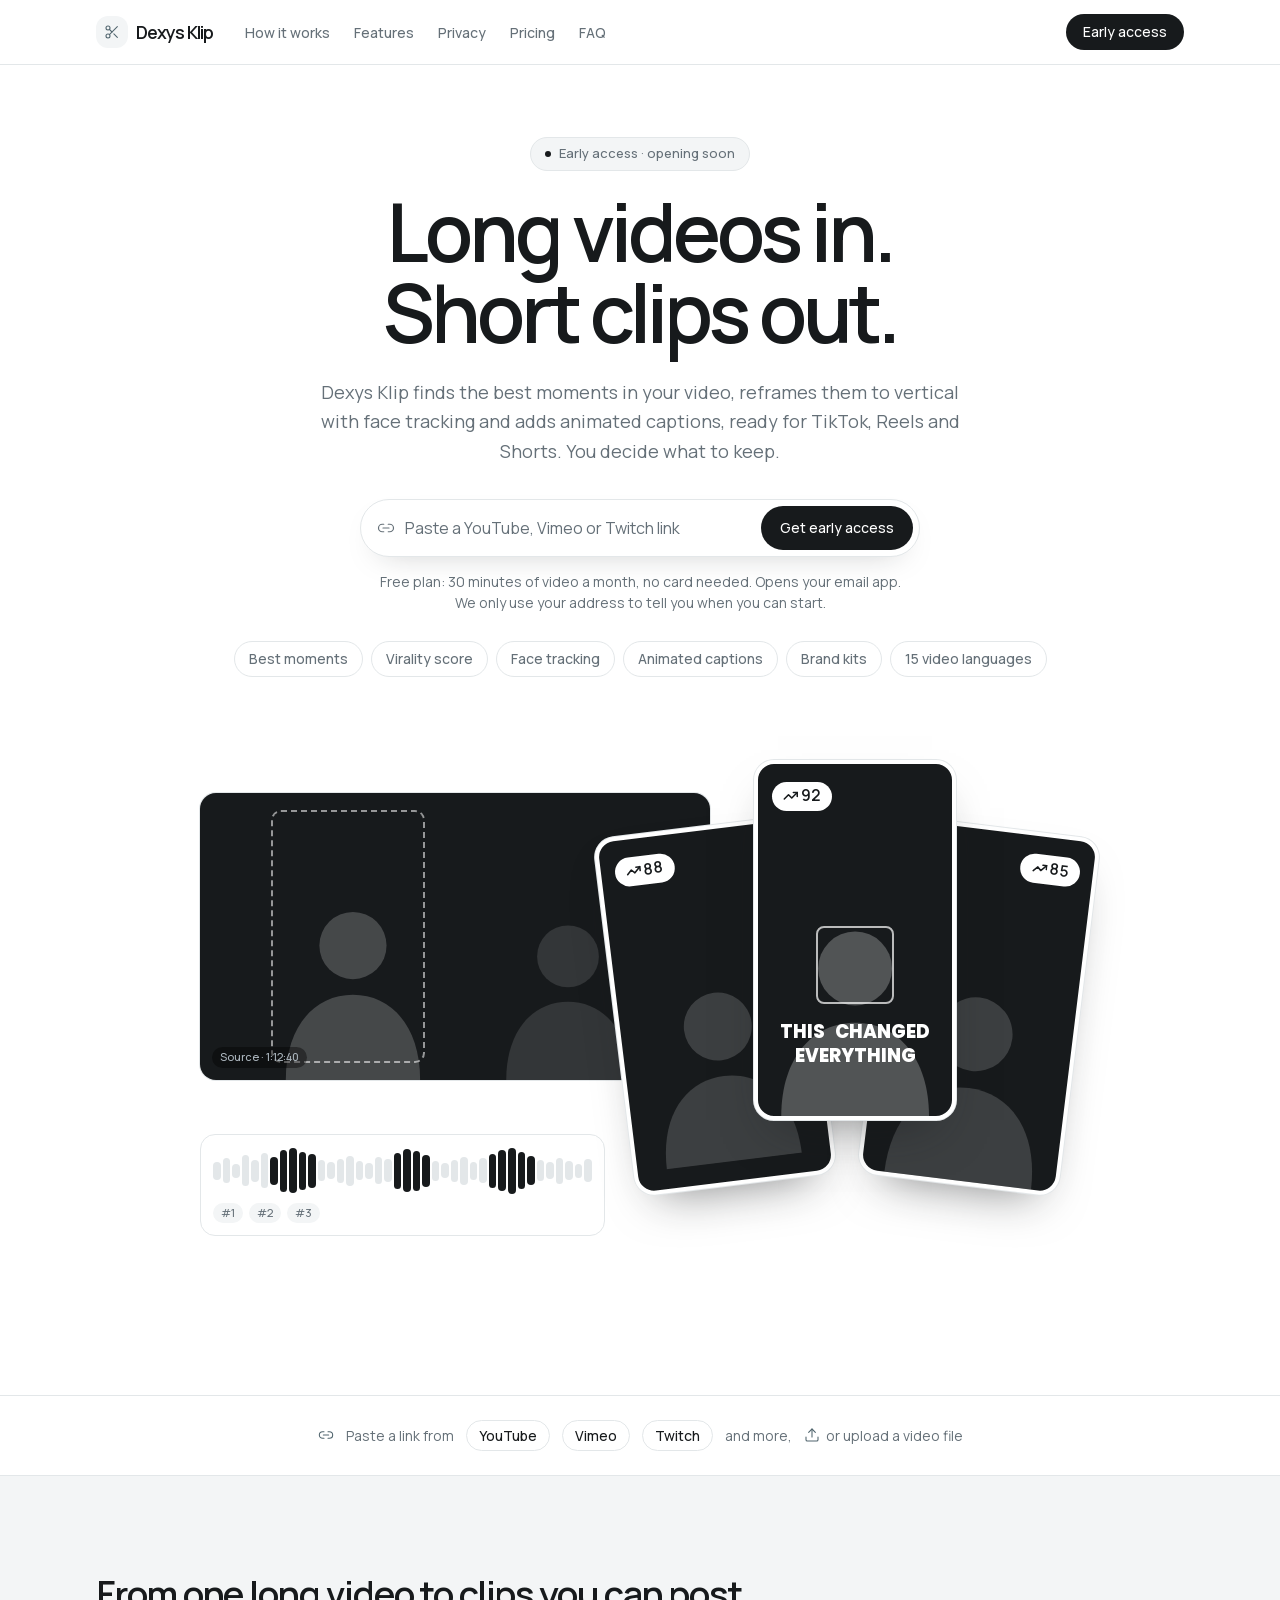
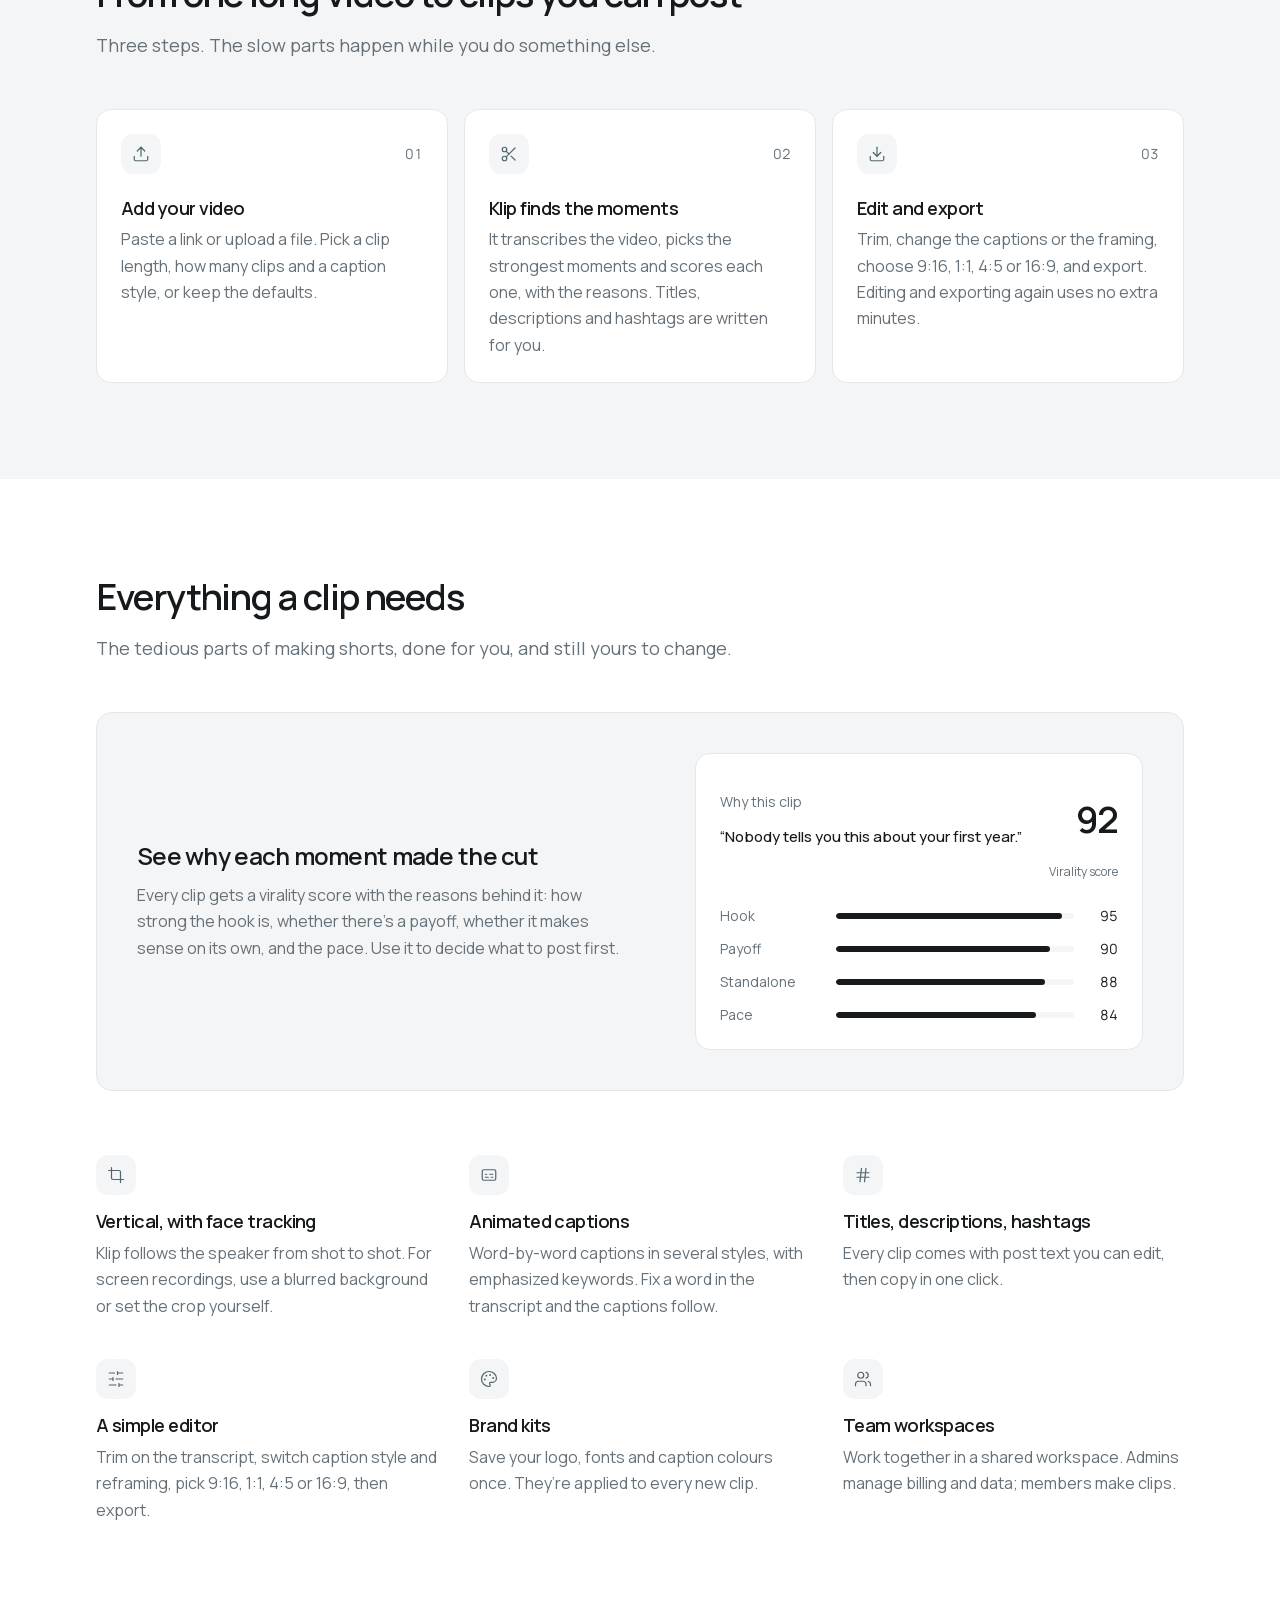
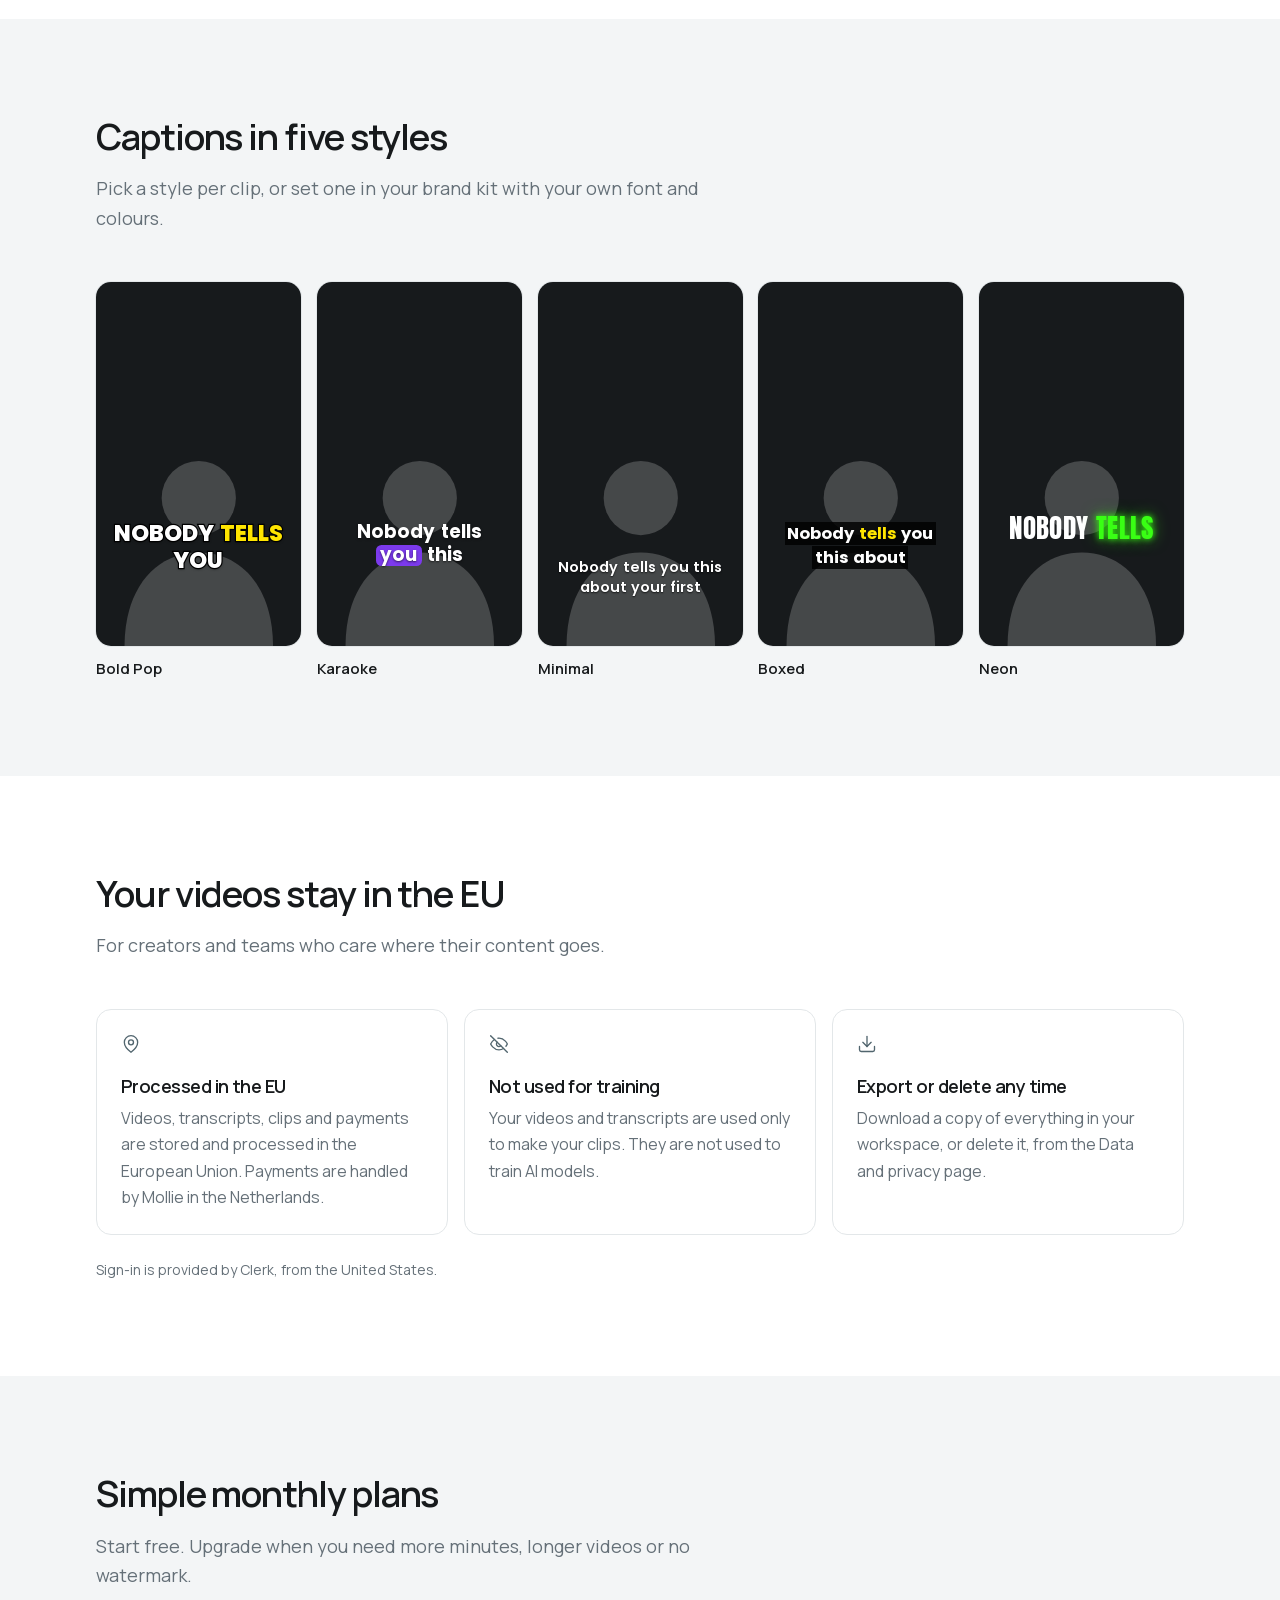
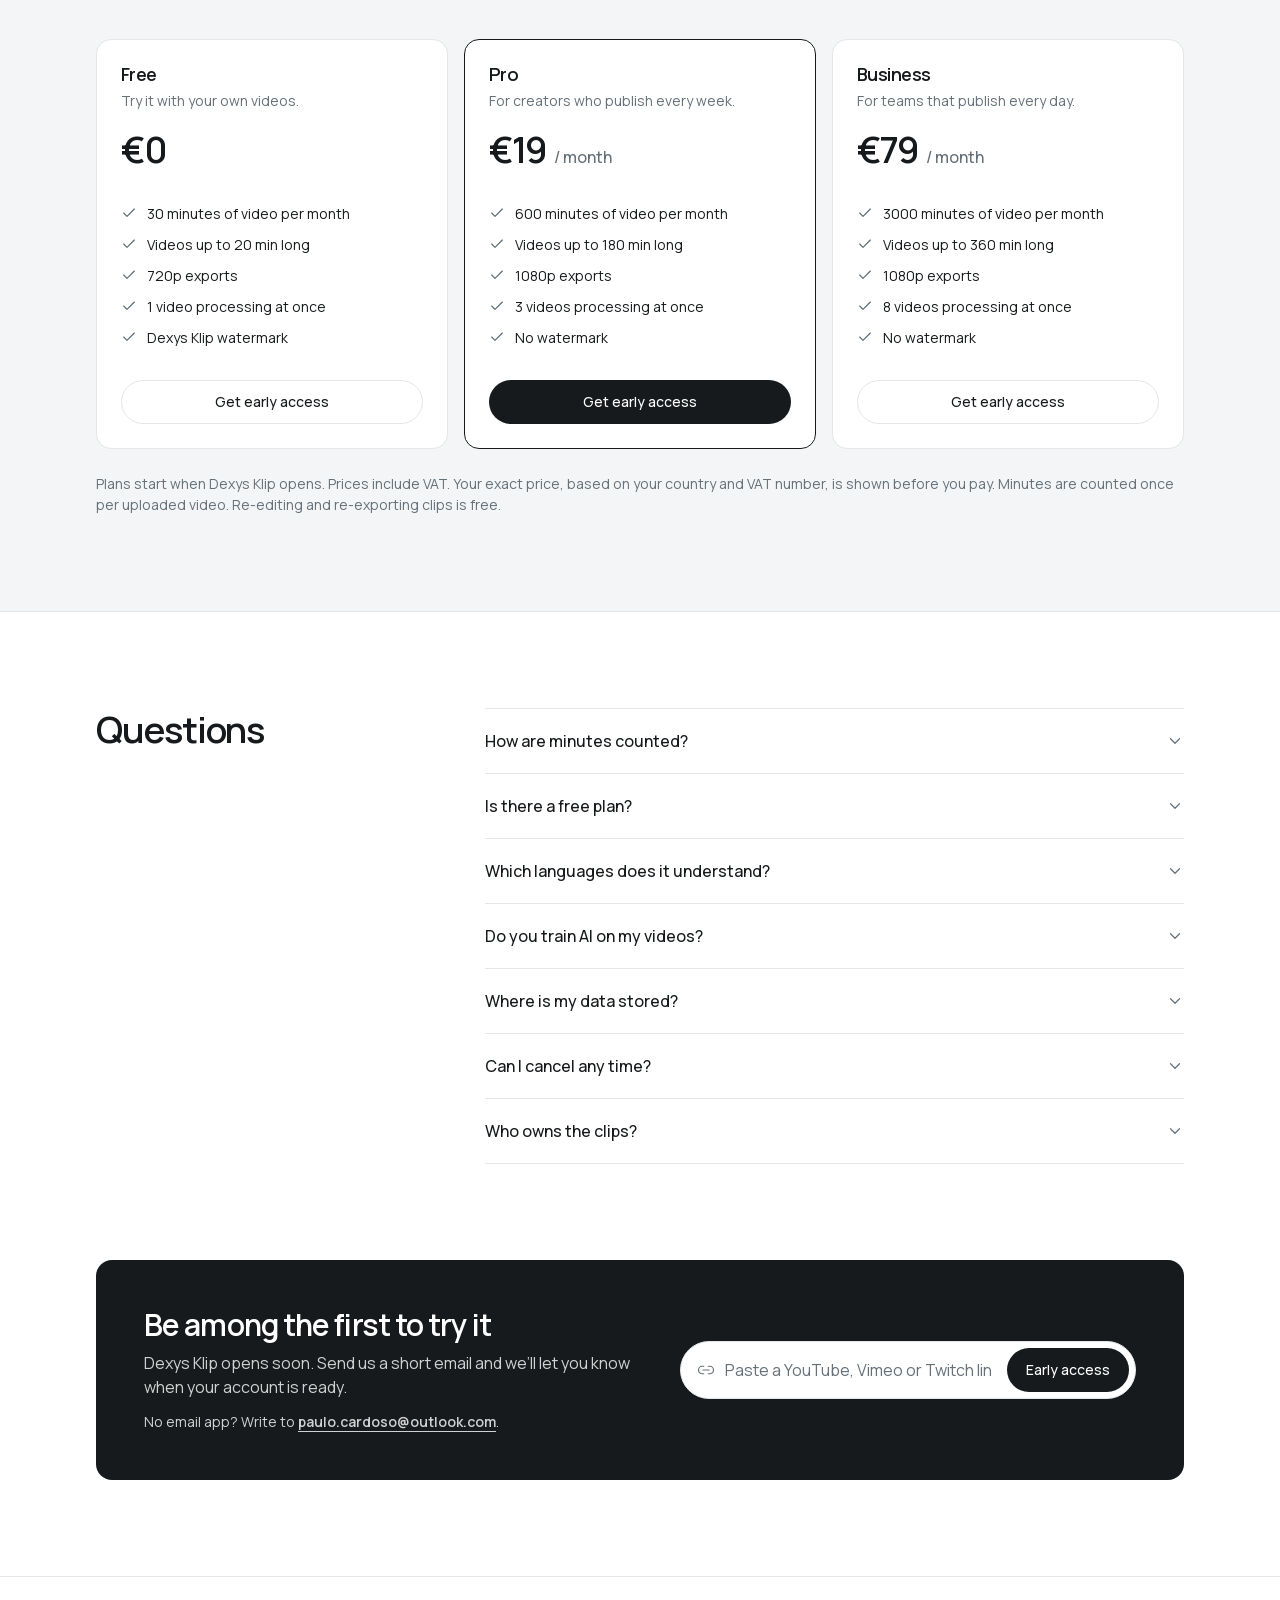
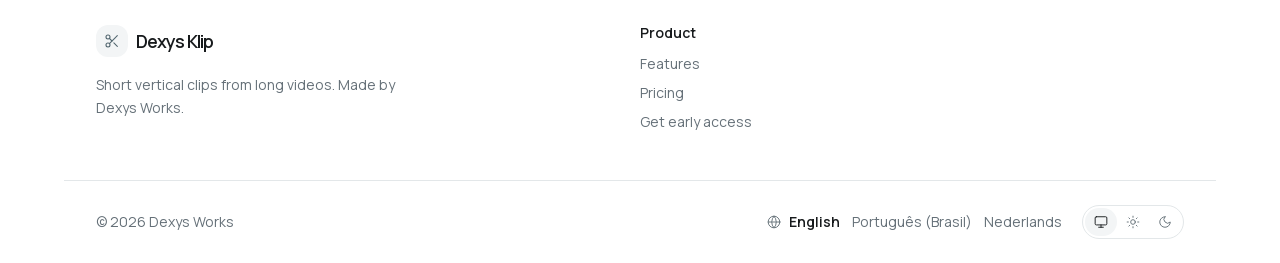
<file: index.html>
<!doctype html>
<html lang="en">
<head>
<meta charset="utf-8">
<meta name="viewport" content="width=device-width, initial-scale=1">
<title>Dexys Klip: turn long videos into vertical clips</title>
<meta name="description" content="Paste a link or upload a video. Dexys Klip finds the best moments, reframes them to vertical with face tracking and adds animated captions for TikTok, Reels and Shorts. Processed in the EU.">
<link rel="canonical" href="https://klip.dexysworks.com/">
<link rel="alternate" hreflang="en" href="https://klip.dexysworks.com/"><link rel="alternate" hreflang="pt-BR" href="https://klip.dexysworks.com/pt-br/"><link rel="alternate" hreflang="nl" href="https://klip.dexysworks.com/nl/"><link rel="alternate" hreflang="x-default" href="https://klip.dexysworks.com/">
<meta property="og:type" content="website">
<meta property="og:site_name" content="Dexys Klip">
<meta property="og:title" content="Dexys Klip: turn long videos into vertical clips">
<meta property="og:description" content="Paste a link or upload a video. Dexys Klip finds the best moments, reframes them to vertical with face tracking and adds animated captions for TikTok, Reels and Shorts. Processed in the EU.">
<meta property="og:url" content="https://klip.dexysworks.com/">
<meta property="og:locale" content="en_US">
<meta property="og:image" content="https://klip.dexysworks.com/assets/og.png">
<meta property="og:image:width" content="1200">
<meta property="og:image:height" content="630">
<meta property="og:image:alt" content="Dexys Klip: long videos in, short clips out">
<meta name="twitter:card" content="summary_large_image">
<meta name="theme-color" content="#ffffff" media="(prefers-color-scheme: light)">
<meta name="theme-color" content="#171a1c" media="(prefers-color-scheme: dark)">
<link rel="icon" href="/assets/favicon.svg" type="image/svg+xml">
<link rel="preload" href="/assets/fonts/manrope-latin.woff2" as="font" type="font/woff2" crossorigin>
<link rel="stylesheet" href="/assets/style.css">
<script>(function(){try{var t=localStorage.getItem("klip-theme");if(t==="light"||t==="dark")document.documentElement.dataset.theme=t;}catch(e){}})();</script>
<script>(function(){try{if(localStorage.getItem("klip-lang"))return;var l=(navigator.languages||[navigator.language||""])[0].toLowerCase();if(l.indexOf("pt")===0)location.replace("/pt-br/");else if(l.indexOf("nl")===0)location.replace("/nl/");}catch(e){}})();</script><script src="/assets/site.js" defer></script>
</head>
<body>
<a class="skip-link" href="#content">Skip to content</a>
<header class="site-header">
  <div class="wrap header-inner">
    <a class="brand" href="/" aria-label="Dexys Klip home"><span class="brand-tile"><svg width="16" height="16" viewBox="0 0 24 24" fill="none" stroke="currentColor" stroke-width="1.6" stroke-linecap="round" stroke-linejoin="round" aria-hidden="true" focusable="false"><circle cx="6" cy="6" r="3"/><path d="M8.12 8.12 12 12"/><path d="M20 4 8.12 15.88"/><circle cx="6" cy="18" r="3"/><path d="M14.8 14.8 20 20"/></svg></span><span class="brand-name">Dexys Klip</span></a>
    <nav class="header-nav" aria-label="Page sections"><ul><li><a href="#how">How it works</a></li><li><a href="#features">Features</a></li><li><a href="#privacy">Privacy</a></li><li><a href="#pricing">Pricing</a></li><li><a href="#faq">FAQ</a></li></ul></nav>
    <div class="header-actions">
      
      <a class="btn btn-primary btn-compact" href="mailto:paulo.cardoso@outlook.com?subject=Early%20access%20to%20Dexys%20Klip&amp;body=Hi%2C%0A%0AI%E2%80%99d%20like%20early%20access%20to%20Dexys%20Klip.%0A%0APlan%20I%E2%80%99m%20interested%20in%3A%20not%20sure%20yet%0AWhat%20I%20want%20to%20make%20clips%20from%20%28podcast%2C%20streams%2C%20talks%2C%20gameplay%E2%80%A6%29%3A%20%0A%0AThanks%21">Early access</a>
    </div>
  </div>
</header>
<main id="content">
  <section class="wrap hero" aria-labelledby="hero-title">
    <div class="hero-copy">
      <p class="pill">Early access · opening soon</p>
      <h1 id="hero-title">Long videos in. Short clips out.</h1>
      <p class="lead">Dexys Klip finds the best moments in your video, reframes them to vertical with face tracking and adds animated captions, ready for TikTok, Reels and Shorts. You decide what to keep.</p>
      <form class="capture capture-hero" action="mailto:paulo.cardoso@outlook.com" method="get" data-capture data-to="paulo.cardoso@outlook.com"
  data-subject="Early access to Dexys Klip" data-body="Hi,

I’d like early access to Dexys Klip.

A video I’d like to clip: {link}

Thanks!" data-body-empty="Hi,

I’d like early access to Dexys Klip.

Plan I’m interested in: not sure yet
What I want to make clips from (podcast, streams, talks, gameplay…): 

Thanks!">
  <input type="hidden" name="subject" value="Early access to Dexys Klip">
  <label class="sr-only" for="link-hero">Video link (optional)</label>
  <span class="capture-icon"><svg width="18" height="18" viewBox="0 0 24 24" fill="none" stroke="currentColor" stroke-width="1.6" stroke-linecap="round" stroke-linejoin="round" aria-hidden="true" focusable="false"><path d="M9 17H7A5 5 0 0 1 7 7h2"/><path d="M15 7h2a5 5 0 1 1 0 10h-2"/><path d="M8 12h8"/></svg></span>
  <input id="link-hero" name="body" type="text" inputmode="url" autocomplete="url" spellcheck="false" placeholder="Paste a YouTube, Vimeo or Twitch link">
  <button class="btn btn-primary" type="submit">Get early access</button>
</form>
      <p class="muted small hero-note">Free plan: 30 minutes of video a month, no card needed. Opens your email app. We only use your address to tell you when you can start.</p>
      <ul class="chips" aria-label="Highlights"><li><a href="#features">Best moments</a></li><li><a href="#features">Virality score</a></li><li><a href="#features">Face tracking</a></li><li><a href="#captions">Animated captions</a></li><li><a href="#features">Brand kits</a></li><li><a href="#faq">15 video languages</a></li></ul>
    </div>
    <div class="hero-visual" role="img" aria-label="Illustration: a wide podcast video with three highlighted moments on its timeline. One moment becomes a vertical clip that follows the speaker’s face, with word-by-word captions and a virality score of 92.">
  <div aria-hidden="true">
    <div class="source">
      <div class="speakers"><svg class="sp sp-a" viewBox="0 0 100 100" aria-hidden="true" focusable="false"><circle cx="50" cy="40" r="15" fill="currentColor"/><path d="M20 100c0-24 13-38 30-38s30 14 30 38z" fill="currentColor"/></svg><svg class="sp sp-b" viewBox="0 0 100 100" aria-hidden="true" focusable="false"><circle cx="50" cy="40" r="15" fill="currentColor"/><path d="M20 100c0-24 13-38 30-38s30 14 30 38z" fill="currentColor"/></svg></div>
      <div class="crop"></div>
      <span class="source-label">Source · 1:12:40</span>
    </div>
    <div class="timeline card">
      <div class="bars"><span class="" style="height:38%"></span><span class="" style="height:52%"></span><span class="" style="height:30%"></span><span class="" style="height:64%"></span><span class="" style="height:46%"></span><span class="" style="height:72%"></span><span class="on" style="height:58%"></span><span class="on" style="height:88%"></span><span class="on" style="height:94%"></span><span class="on" style="height:80%"></span><span class="on" style="height:70%"></span><span class="" style="height:44%"></span><span class="" style="height:36%"></span><span class="" style="height:50%"></span><span class="" style="height:62%"></span><span class="" style="height:40%"></span><span class="" style="height:34%"></span><span class="" style="height:56%"></span><span class="" style="height:48%"></span><span class="on" style="height:76%"></span><span class="on" style="height:90%"></span><span class="on" style="height:84%"></span><span class="on" style="height:66%"></span><span class="" style="height:42%"></span><span class="" style="height:32%"></span><span class="" style="height:46%"></span><span class="" style="height:58%"></span><span class="" style="height:38%"></span><span class="" style="height:52%"></span><span class="on" style="height:70%"></span><span class="on" style="height:86%"></span><span class="on" style="height:96%"></span><span class="on" style="height:78%"></span><span class="on" style="height:60%"></span><span class="" style="height:44%"></span><span class="" style="height:36%"></span><span class="" style="height:54%"></span><span class="" style="height:40%"></span><span class="" style="height:30%"></span><span class="" style="height:48%"></span></div>
      <div class="moments"><span>#1</span><span>#2</span><span>#3</span></div>
    </div>
    <div class="phone phone-back phone-left"><div class="phone-speaker"><svg class="sp sp-b" viewBox="0 0 100 100" aria-hidden="true" focusable="false"><circle cx="50" cy="40" r="15" fill="currentColor"/><path d="M20 100c0-24 13-38 30-38s30 14 30 38z" fill="currentColor"/></svg></div><span class="score"><svg width="12" height="12" viewBox="0 0 24 24" fill="none" stroke="currentColor" stroke-width="1.6" stroke-linecap="round" stroke-linejoin="round" aria-hidden="true" focusable="false"><path d="m22 7-8.5 8.5-5-5L2 17"/><path d="M16 7h6v6"/></svg>88</span></div>
    <div class="phone phone-back phone-right"><div class="phone-speaker"><svg class="sp sp-a" viewBox="0 0 100 100" aria-hidden="true" focusable="false"><circle cx="50" cy="40" r="15" fill="currentColor"/><path d="M20 100c0-24 13-38 30-38s30 14 30 38z" fill="currentColor"/></svg></div><span class="score"><svg width="12" height="12" viewBox="0 0 24 24" fill="none" stroke="currentColor" stroke-width="1.6" stroke-linecap="round" stroke-linejoin="round" aria-hidden="true" focusable="false"><path d="m22 7-8.5 8.5-5-5L2 17"/><path d="M16 7h6v6"/></svg>85</span></div>
    <div class="phone phone-front">
      <div class="phone-speaker"><svg class="sp" viewBox="0 0 100 100" aria-hidden="true" focusable="false"><circle cx="50" cy="40" r="15" fill="currentColor"/><path d="M20 100c0-24 13-38 30-38s30 14 30 38z" fill="currentColor"/></svg></div>
      <div class="track"></div>
      <span class="score"><svg width="12" height="12" viewBox="0 0 24 24" fill="none" stroke="currentColor" stroke-width="1.6" stroke-linecap="round" stroke-linejoin="round" aria-hidden="true" focusable="false"><path d="m22 7-8.5 8.5-5-5L2 17"/><path d="M16 7h6v6"/></svg>92</span>
      <p class="caption"><span class="word" style="animation-delay:0s">this</span><span class="word" style="animation-delay:1s">changed</span><span class="word" style="animation-delay:2s">everything</span></p>
    </div>
  </div>
</div>
  </section>

  <div class="sources"><p class="wrap"><svg class="symbol" width="16" height="16" viewBox="0 0 24 24" fill="none" stroke="currentColor" stroke-width="1.6" stroke-linecap="round" stroke-linejoin="round" aria-hidden="true" focusable="false"><path d="M9 17H7A5 5 0 0 1 7 7h2"/><path d="M15 7h2a5 5 0 1 1 0 10h-2"/><path d="M8 12h8"/></svg><span>Paste a link from</span>
    <span class="chip">YouTube</span><span class="chip">Vimeo</span><span class="chip">Twitch</span><span>and more,</span>
    <span class="inline"><svg class="symbol" width="16" height="16" viewBox="0 0 24 24" fill="none" stroke="currentColor" stroke-width="1.6" stroke-linecap="round" stroke-linejoin="round" aria-hidden="true" focusable="false"><path d="M21 15v4a2 2 0 0 1-2 2H5a2 2 0 0 1-2-2v-4"/><path d="m17 8-5-5-5 5"/><path d="M12 3v12"/></svg>or upload a video file</span></p></div>

  <section id="how" class="section band" aria-labelledby="how-title"><div class="wrap">
    <div class="section-head"><h2 id="how-title">From one long video to clips you can post</h2><p>Three steps. The slow parts happen while you do something else.</p></div>
    <ol class="grid-3"><li class="card step"><div class="step-top"><span class="tile"><svg width="18" height="18" viewBox="0 0 24 24" fill="none" stroke="currentColor" stroke-width="1.6" stroke-linecap="round" stroke-linejoin="round" aria-hidden="true" focusable="false"><path d="M21 15v4a2 2 0 0 1-2 2H5a2 2 0 0 1-2-2v-4"/><path d="m17 8-5-5-5 5"/><path d="M12 3v12"/></svg></span><span class="step-n" aria-hidden="true">01</span></div>
      <h3>Add your video</h3><p class="muted">Paste a link or upload a file. Pick a clip length, how many clips and a caption style, or keep the defaults.</p></li><li class="card step"><div class="step-top"><span class="tile"><svg width="18" height="18" viewBox="0 0 24 24" fill="none" stroke="currentColor" stroke-width="1.6" stroke-linecap="round" stroke-linejoin="round" aria-hidden="true" focusable="false"><circle cx="6" cy="6" r="3"/><path d="M8.12 8.12 12 12"/><path d="M20 4 8.12 15.88"/><circle cx="6" cy="18" r="3"/><path d="M14.8 14.8 20 20"/></svg></span><span class="step-n" aria-hidden="true">02</span></div>
      <h3>Klip finds the moments</h3><p class="muted">It transcribes the video, picks the strongest moments and scores each one, with the reasons. Titles, descriptions and hashtags are written for you.</p></li><li class="card step"><div class="step-top"><span class="tile"><svg width="18" height="18" viewBox="0 0 24 24" fill="none" stroke="currentColor" stroke-width="1.6" stroke-linecap="round" stroke-linejoin="round" aria-hidden="true" focusable="false"><path d="M21 15v4a2 2 0 0 1-2 2H5a2 2 0 0 1-2-2v-4"/><path d="m7 10 5 5 5-5"/><path d="M12 15V3"/></svg></span><span class="step-n" aria-hidden="true">03</span></div>
      <h3>Edit and export</h3><p class="muted">Trim, change the captions or the framing, choose 9:16, 1:1, 4:5 or 16:9, and export. Editing and exporting again uses no extra minutes.</p></li></ol>
  </div></section>

  <section id="features" class="section" aria-labelledby="features-title"><div class="wrap">
    <div class="section-head"><h2 id="features-title">Everything a clip needs</h2><p>The tedious parts of making shorts, done for you, and still yours to change.</p></div>
    <div class="showcase"><div><h3>See why each moment made the cut</h3><p class="muted">Every clip gets a virality score with the reasons behind it: how strong the hook is, whether there’s a payoff, whether it makes sense on its own, and the pace. Use it to decide what to post first.</p></div><div class="score-card card" role="img" aria-label="Example score breakdown for one clip: virality score 92, with hook 95, payoff 90, standalone 88 and pace 84.">
  <div aria-hidden="true">
    <div class="score-head">
      <div><p class="muted small">Why this clip</p><p class="hook">“Nobody tells you this about your first year.”</p></div>
      <div class="score-total"><p class="score-number">92</p><p class="muted xsmall">Virality score</p></div>
    </div>
    <div class="metrics"><div class="metric"><span class="metric-label">Hook</span><span class="metric-bar"><span style="width:95%"></span></span><span class="metric-value">95</span></div><div class="metric"><span class="metric-label">Payoff</span><span class="metric-bar"><span style="width:90%"></span></span><span class="metric-value">90</span></div><div class="metric"><span class="metric-label">Standalone</span><span class="metric-bar"><span style="width:88%"></span></span><span class="metric-value">88</span></div><div class="metric"><span class="metric-label">Pace</span><span class="metric-bar"><span style="width:84%"></span></span><span class="metric-value">84</span></div></div>
  </div>
</div></div>
    <ul class="features"><li><span class="tile"><svg width="18" height="18" viewBox="0 0 24 24" fill="none" stroke="currentColor" stroke-width="1.6" stroke-linecap="round" stroke-linejoin="round" aria-hidden="true" focusable="false"><path d="M6 2v14a2 2 0 0 0 2 2h14"/><path d="M18 22V8a2 2 0 0 0-2-2H2"/></svg></span><h3>Vertical, with face tracking</h3><p class="muted">Klip follows the speaker from shot to shot. For screen recordings, use a blurred background or set the crop yourself.</p></li><li><span class="tile"><svg width="18" height="18" viewBox="0 0 24 24" fill="none" stroke="currentColor" stroke-width="1.6" stroke-linecap="round" stroke-linejoin="round" aria-hidden="true" focusable="false"><rect width="18" height="14" x="3" y="5" rx="2"/><path d="M7 15h4M15 15h2M7 11h2M13 11h4"/></svg></span><h3>Animated captions</h3><p class="muted">Word-by-word captions in several styles, with emphasized keywords. Fix a word in the transcript and the captions follow.</p></li><li><span class="tile"><svg width="18" height="18" viewBox="0 0 24 24" fill="none" stroke="currentColor" stroke-width="1.6" stroke-linecap="round" stroke-linejoin="round" aria-hidden="true" focusable="false"><path d="M4 9h16M4 15h16M10 3 8 21M16 3l-2 18"/></svg></span><h3>Titles, descriptions, hashtags</h3><p class="muted">Every clip comes with post text you can edit, then copy in one click.</p></li><li><span class="tile"><svg width="18" height="18" viewBox="0 0 24 24" fill="none" stroke="currentColor" stroke-width="1.6" stroke-linecap="round" stroke-linejoin="round" aria-hidden="true" focusable="false"><path d="M21 4h-7M10 4H3M21 12h-9M8 12H3M21 20h-5M12 20H3M14 2v4M8 10v4M16 18v4"/></svg></span><h3>A simple editor</h3><p class="muted">Trim on the transcript, switch caption style and reframing, pick 9:16, 1:1, 4:5 or 16:9, then export.</p></li><li><span class="tile"><svg width="18" height="18" viewBox="0 0 24 24" fill="none" stroke="currentColor" stroke-width="1.6" stroke-linecap="round" stroke-linejoin="round" aria-hidden="true" focusable="false"><circle cx="13.5" cy="6.5" r=".5" fill="currentColor"/><circle cx="17.5" cy="10.5" r=".5" fill="currentColor"/><circle cx="8.5" cy="7.5" r=".5" fill="currentColor"/><circle cx="6.5" cy="12.5" r=".5" fill="currentColor"/><path d="M12 2C6.5 2 2 6.5 2 12s4.5 10 10 10c.93 0 1.65-.75 1.65-1.69 0-.44-.18-.83-.44-1.12-.29-.29-.44-.65-.44-1.13a1.64 1.64 0 0 1 1.67-1.67h2c3.05 0 5.55-2.5 5.55-5.55C21.97 6.01 17.46 2 12 2z"/></svg></span><h3>Brand kits</h3><p class="muted">Save your logo, fonts and caption colours once. They’re applied to every new clip.</p></li><li><span class="tile"><svg width="18" height="18" viewBox="0 0 24 24" fill="none" stroke="currentColor" stroke-width="1.6" stroke-linecap="round" stroke-linejoin="round" aria-hidden="true" focusable="false"><path d="M16 21v-2a4 4 0 0 0-4-4H6a4 4 0 0 0-4 4v2"/><circle cx="9" cy="7" r="4"/><path d="M22 21v-2a4 4 0 0 0-3-3.87"/><path d="M16 3.13a4 4 0 0 1 0 7.75"/></svg></span><h3>Team workspaces</h3><p class="muted">Work together in a shared workspace. Admins manage billing and data; members make clips.</p></li></ul>
  </div></section>

  <section id="captions" class="section band" aria-labelledby="captions-title"><div class="wrap">
    <div class="section-head"><h2 id="captions-title">Captions in five styles</h2><p>Pick a style per clip, or set one in your brand kit with your own font and colours.</p></div>
    <ul class="styles"><li class="style-card style-bold"><div class="style-frame" aria-hidden="true">
      <div class="style-speaker"><svg class="sp" viewBox="0 0 100 100" aria-hidden="true" focusable="false"><circle cx="50" cy="40" r="15" fill="currentColor"/><path d="M20 100c0-24 13-38 30-38s30 14 30 38z" fill="currentColor"/></svg></div><p class="style-caption"><span class="">Nobody</span> <span class="on">tells</span> <span class="">you</span></p></div>
      <p class="style-name">Bold Pop</p></li><li class="style-card style-karaoke"><div class="style-frame" aria-hidden="true">
      <div class="style-speaker"><svg class="sp" viewBox="0 0 100 100" aria-hidden="true" focusable="false"><circle cx="50" cy="40" r="15" fill="currentColor"/><path d="M20 100c0-24 13-38 30-38s30 14 30 38z" fill="currentColor"/></svg></div><p class="style-caption"><span class="">Nobody</span> <span class="">tells</span> <span class="on">you</span> <span class="">this</span></p></div>
      <p class="style-name">Karaoke</p></li><li class="style-card style-minimal"><div class="style-frame" aria-hidden="true">
      <div class="style-speaker"><svg class="sp" viewBox="0 0 100 100" aria-hidden="true" focusable="false"><circle cx="50" cy="40" r="15" fill="currentColor"/><path d="M20 100c0-24 13-38 30-38s30 14 30 38z" fill="currentColor"/></svg></div><p class="style-caption"><span class="">Nobody</span> <span class="">tells</span> <span class="">you</span> <span class="">this</span> <span class="">about</span> <span class="">your</span> <span class="">first</span></p></div>
      <p class="style-name">Minimal</p></li><li class="style-card style-boxed"><div class="style-frame" aria-hidden="true">
      <div class="style-speaker"><svg class="sp" viewBox="0 0 100 100" aria-hidden="true" focusable="false"><circle cx="50" cy="40" r="15" fill="currentColor"/><path d="M20 100c0-24 13-38 30-38s30 14 30 38z" fill="currentColor"/></svg></div><p class="style-caption"><span class="">Nobody</span> <span class="on">tells</span> <span class="">you</span> <span class="">this</span> <span class="">about</span></p></div>
      <p class="style-name">Boxed</p></li><li class="style-card style-neon"><div class="style-frame" aria-hidden="true">
      <div class="style-speaker"><svg class="sp" viewBox="0 0 100 100" aria-hidden="true" focusable="false"><circle cx="50" cy="40" r="15" fill="currentColor"/><path d="M20 100c0-24 13-38 30-38s30 14 30 38z" fill="currentColor"/></svg></div><p class="style-caption"><span class="">Nobody</span> <span class="on">tells</span></p></div>
      <p class="style-name">Neon</p></li></ul>
  </div></section>

  <section id="privacy" class="section" aria-labelledby="privacy-title"><div class="wrap">
    <div class="section-head"><h2 id="privacy-title">Your videos stay in the EU</h2><p>For creators and teams who care where their content goes.</p></div>
    <ul class="grid-3"><li class="card"><span class="symbol"><svg width="20" height="20" viewBox="0 0 24 24" fill="none" stroke="currentColor" stroke-width="1.6" stroke-linecap="round" stroke-linejoin="round" aria-hidden="true" focusable="false"><path d="M20 10c0 6-8 12-8 12s-8-6-8-12a8 8 0 0 1 16 0Z"/><circle cx="12" cy="10" r="3"/></svg></span><h3>Processed in the EU</h3><p class="muted">Videos, transcripts, clips and payments are stored and processed in the European Union. Payments are handled by Mollie in the Netherlands.</p></li><li class="card"><span class="symbol"><svg width="20" height="20" viewBox="0 0 24 24" fill="none" stroke="currentColor" stroke-width="1.6" stroke-linecap="round" stroke-linejoin="round" aria-hidden="true" focusable="false"><path d="M9.88 9.88a3 3 0 1 0 4.24 4.24"/><path d="M10.73 5.08A10.4 10.4 0 0 1 12 5c7 0 10 7 10 7a13.2 13.2 0 0 1-1.67 2.68"/><path d="M6.61 6.61A13.5 13.5 0 0 0 2 12s3 7 10 7a9.7 9.7 0 0 0 5.39-1.61"/><path d="m2 2 20 20"/></svg></span><h3>Not used for training</h3><p class="muted">Your videos and transcripts are used only to make your clips. They are not used to train AI models.</p></li><li class="card"><span class="symbol"><svg width="20" height="20" viewBox="0 0 24 24" fill="none" stroke="currentColor" stroke-width="1.6" stroke-linecap="round" stroke-linejoin="round" aria-hidden="true" focusable="false"><path d="M21 15v4a2 2 0 0 1-2 2H5a2 2 0 0 1-2-2v-4"/><path d="m7 10 5 5 5-5"/><path d="M12 15V3"/></svg></span><h3>Export or delete any time</h3><p class="muted">Download a copy of everything in your workspace, or delete it, from the Data and privacy page.</p></li></ul>
    <p class="note">Sign-in is provided by Clerk, from the United States.</p>
  </div></section>

  <section id="pricing" class="section band" aria-labelledby="pricing-title"><div class="wrap">
    <div class="section-head"><h2 id="pricing-title">Simple monthly plans</h2><p>Start free. Upgrade when you need more minutes, longer videos or no watermark.</p></div>
    <ul class="grid-3 plans"><li class="card plan"><h3>Free</h3><p class="muted small">Try it with your own videos.</p>
      <p class="price">€0</p><ul class="plan-features"><li><svg width="16" height="16" viewBox="0 0 24 24" fill="none" stroke="currentColor" stroke-width="1.6" stroke-linecap="round" stroke-linejoin="round" aria-hidden="true" focusable="false"><path d="M20 6 9 17l-5-5"/></svg>30 minutes of video per month</li><li><svg width="16" height="16" viewBox="0 0 24 24" fill="none" stroke="currentColor" stroke-width="1.6" stroke-linecap="round" stroke-linejoin="round" aria-hidden="true" focusable="false"><path d="M20 6 9 17l-5-5"/></svg>Videos up to 20 min long</li><li><svg width="16" height="16" viewBox="0 0 24 24" fill="none" stroke="currentColor" stroke-width="1.6" stroke-linecap="round" stroke-linejoin="round" aria-hidden="true" focusable="false"><path d="M20 6 9 17l-5-5"/></svg>720p exports</li><li><svg width="16" height="16" viewBox="0 0 24 24" fill="none" stroke="currentColor" stroke-width="1.6" stroke-linecap="round" stroke-linejoin="round" aria-hidden="true" focusable="false"><path d="M20 6 9 17l-5-5"/></svg>1 video processing at once</li><li><svg width="16" height="16" viewBox="0 0 24 24" fill="none" stroke="currentColor" stroke-width="1.6" stroke-linecap="round" stroke-linejoin="round" aria-hidden="true" focusable="false"><path d="M20 6 9 17l-5-5"/></svg>Dexys Klip watermark</li></ul>
      <a class="btn btn-ghost btn-block" href="mailto:paulo.cardoso@outlook.com?subject=Early%20access%20to%20Dexys%20Klip&amp;body=Hi%2C%0A%0AI%E2%80%99d%20like%20early%20access%20to%20Dexys%20Klip.%0A%0APlan%20I%E2%80%99m%20interested%20in%3A%20Free%0AWhat%20I%20want%20to%20make%20clips%20from%20%28podcast%2C%20streams%2C%20talks%2C%20gameplay%E2%80%A6%29%3A%20%0A%0AThanks%21">Get early access</a></li><li class="card plan featured"><h3>Pro</h3><p class="muted small">For creators who publish every week.</p>
      <p class="price">€19 <span class="per">/ month</span></p><ul class="plan-features"><li><svg width="16" height="16" viewBox="0 0 24 24" fill="none" stroke="currentColor" stroke-width="1.6" stroke-linecap="round" stroke-linejoin="round" aria-hidden="true" focusable="false"><path d="M20 6 9 17l-5-5"/></svg>600 minutes of video per month</li><li><svg width="16" height="16" viewBox="0 0 24 24" fill="none" stroke="currentColor" stroke-width="1.6" stroke-linecap="round" stroke-linejoin="round" aria-hidden="true" focusable="false"><path d="M20 6 9 17l-5-5"/></svg>Videos up to 180 min long</li><li><svg width="16" height="16" viewBox="0 0 24 24" fill="none" stroke="currentColor" stroke-width="1.6" stroke-linecap="round" stroke-linejoin="round" aria-hidden="true" focusable="false"><path d="M20 6 9 17l-5-5"/></svg>1080p exports</li><li><svg width="16" height="16" viewBox="0 0 24 24" fill="none" stroke="currentColor" stroke-width="1.6" stroke-linecap="round" stroke-linejoin="round" aria-hidden="true" focusable="false"><path d="M20 6 9 17l-5-5"/></svg>3 videos processing at once</li><li><svg width="16" height="16" viewBox="0 0 24 24" fill="none" stroke="currentColor" stroke-width="1.6" stroke-linecap="round" stroke-linejoin="round" aria-hidden="true" focusable="false"><path d="M20 6 9 17l-5-5"/></svg>No watermark</li></ul>
      <a class="btn btn-primary btn-block" href="mailto:paulo.cardoso@outlook.com?subject=Early%20access%20to%20Dexys%20Klip&amp;body=Hi%2C%0A%0AI%E2%80%99d%20like%20early%20access%20to%20Dexys%20Klip.%0A%0APlan%20I%E2%80%99m%20interested%20in%3A%20Pro%0AWhat%20I%20want%20to%20make%20clips%20from%20%28podcast%2C%20streams%2C%20talks%2C%20gameplay%E2%80%A6%29%3A%20%0A%0AThanks%21">Get early access</a></li><li class="card plan"><h3>Business</h3><p class="muted small">For teams that publish every day.</p>
      <p class="price">€79 <span class="per">/ month</span></p><ul class="plan-features"><li><svg width="16" height="16" viewBox="0 0 24 24" fill="none" stroke="currentColor" stroke-width="1.6" stroke-linecap="round" stroke-linejoin="round" aria-hidden="true" focusable="false"><path d="M20 6 9 17l-5-5"/></svg>3000 minutes of video per month</li><li><svg width="16" height="16" viewBox="0 0 24 24" fill="none" stroke="currentColor" stroke-width="1.6" stroke-linecap="round" stroke-linejoin="round" aria-hidden="true" focusable="false"><path d="M20 6 9 17l-5-5"/></svg>Videos up to 360 min long</li><li><svg width="16" height="16" viewBox="0 0 24 24" fill="none" stroke="currentColor" stroke-width="1.6" stroke-linecap="round" stroke-linejoin="round" aria-hidden="true" focusable="false"><path d="M20 6 9 17l-5-5"/></svg>1080p exports</li><li><svg width="16" height="16" viewBox="0 0 24 24" fill="none" stroke="currentColor" stroke-width="1.6" stroke-linecap="round" stroke-linejoin="round" aria-hidden="true" focusable="false"><path d="M20 6 9 17l-5-5"/></svg>8 videos processing at once</li><li><svg width="16" height="16" viewBox="0 0 24 24" fill="none" stroke="currentColor" stroke-width="1.6" stroke-linecap="round" stroke-linejoin="round" aria-hidden="true" focusable="false"><path d="M20 6 9 17l-5-5"/></svg>No watermark</li></ul>
      <a class="btn btn-ghost btn-block" href="mailto:paulo.cardoso@outlook.com?subject=Early%20access%20to%20Dexys%20Klip&amp;body=Hi%2C%0A%0AI%E2%80%99d%20like%20early%20access%20to%20Dexys%20Klip.%0A%0APlan%20I%E2%80%99m%20interested%20in%3A%20Business%0AWhat%20I%20want%20to%20make%20clips%20from%20%28podcast%2C%20streams%2C%20talks%2C%20gameplay%E2%80%A6%29%3A%20%0A%0AThanks%21">Get early access</a></li></ul>
    <p class="note">Plans start when Dexys Klip opens. Prices include VAT. Your exact price, based on your country and VAT number, is shown before you pay. Minutes are counted once per uploaded video. Re-editing and re-exporting clips is free.</p>
  </div></section>

  <section id="faq" class="section faq-section" aria-labelledby="faq-title"><div class="wrap faq-grid">
    <h2 id="faq-title">Questions</h2>
    <div class="faq"><details><summary>How are minutes counted?<svg class="chev" width="18" height="18" viewBox="0 0 24 24" fill="none" stroke="currentColor" stroke-width="1.6" stroke-linecap="round" stroke-linejoin="round" aria-hidden="true" focusable="false"><path d="m6 9 6 6 6-6"/></svg></summary><p class="muted">By the length of each video you add, once. Finding clips again, editing and exporting don’t use more minutes. Your minutes reset every month.</p></details><details><summary>Is there a free plan?<svg class="chev" width="18" height="18" viewBox="0 0 24 24" fill="none" stroke="currentColor" stroke-width="1.6" stroke-linecap="round" stroke-linejoin="round" aria-hidden="true" focusable="false"><path d="m6 9 6 6 6-6"/></svg></summary><p class="muted">Yes. Free includes 30 minutes of video a month, videos up to 20 minutes long, 720p exports and a watermark. No card needed.</p></details><details><summary>Which languages does it understand?<svg class="chev" width="18" height="18" viewBox="0 0 24 24" fill="none" stroke="currentColor" stroke-width="1.6" stroke-linecap="round" stroke-linejoin="round" aria-hidden="true" focusable="false"><path d="m6 9 6 6 6-6"/></svg></summary><p class="muted">Videos are transcribed in 15 languages, including English, Portuguese, Spanish, French, German and Dutch. Klip detects the language, or you choose it. The app itself is in English, Brazilian Portuguese and Dutch.</p></details><details><summary>Do you train AI on my videos?<svg class="chev" width="18" height="18" viewBox="0 0 24 24" fill="none" stroke="currentColor" stroke-width="1.6" stroke-linecap="round" stroke-linejoin="round" aria-hidden="true" focusable="false"><path d="m6 9 6 6 6-6"/></svg></summary><p class="muted">No. Your content is used only to make your clips, and our AI providers don’t use it for training either.</p></details><details><summary>Where is my data stored?<svg class="chev" width="18" height="18" viewBox="0 0 24 24" fill="none" stroke="currentColor" stroke-width="1.6" stroke-linecap="round" stroke-linejoin="round" aria-hidden="true" focusable="false"><path d="m6 9 6 6 6-6"/></svg></summary><p class="muted">In the EU: videos, transcripts, clips and payments. Sign-in runs on Clerk in the United States, under the EU–US Data Privacy Framework.</p></details><details><summary>Can I cancel any time?<svg class="chev" width="18" height="18" viewBox="0 0 24 24" fill="none" stroke="currentColor" stroke-width="1.6" stroke-linecap="round" stroke-linejoin="round" aria-hidden="true" focusable="false"><path d="m6 9 6 6 6-6"/></svg></summary><p class="muted">Yes. Paid plans renew monthly until you cancel from the billing page. You keep your plan until the end of the month you paid for.</p></details><details><summary>Who owns the clips?<svg class="chev" width="18" height="18" viewBox="0 0 24 24" fill="none" stroke="currentColor" stroke-width="1.6" stroke-linecap="round" stroke-linejoin="round" aria-hidden="true" focusable="false"><path d="m6 9 6 6 6-6"/></svg></summary><p class="muted">You do. You keep all rights to your videos and to the clips you make.</p></details></div>
  </div></section>

  <section class="wrap cta-wrap" aria-labelledby="cta-title"><div class="cta">
    <div class="cta-copy"><h2 id="cta-title">Be among the first to try it</h2><p>Dexys Klip opens soon. Send us a short email and we’ll let you know when your account is ready.</p><p class="alt">No email app? Write to <a href="mailto:paulo.cardoso@outlook.com">paulo.cardoso@outlook.com</a>.</p></div>
    <form class="capture capture-cta" action="mailto:paulo.cardoso@outlook.com" method="get" data-capture data-to="paulo.cardoso@outlook.com"
  data-subject="Early access to Dexys Klip" data-body="Hi,

I’d like early access to Dexys Klip.

A video I’d like to clip: {link}

Thanks!" data-body-empty="Hi,

I’d like early access to Dexys Klip.

Plan I’m interested in: not sure yet
What I want to make clips from (podcast, streams, talks, gameplay…): 

Thanks!">
  <input type="hidden" name="subject" value="Early access to Dexys Klip">
  <label class="sr-only" for="link-cta">Video link (optional)</label>
  <span class="capture-icon"><svg width="18" height="18" viewBox="0 0 24 24" fill="none" stroke="currentColor" stroke-width="1.6" stroke-linecap="round" stroke-linejoin="round" aria-hidden="true" focusable="false"><path d="M9 17H7A5 5 0 0 1 7 7h2"/><path d="M15 7h2a5 5 0 1 1 0 10h-2"/><path d="M8 12h8"/></svg></span>
  <input id="link-cta" name="body" type="text" inputmode="url" autocomplete="url" spellcheck="false" placeholder="Paste a YouTube, Vimeo or Twitch link">
  <button class="btn btn-primary" type="submit">Early access</button>
</form>
  </div></section>
</main>
<footer class="site-footer">
  <div class="wrap footer-grid">
    <div class="footer-brand"><a class="brand" href="/" aria-label="Dexys Klip home"><span class="brand-tile"><svg width="16" height="16" viewBox="0 0 24 24" fill="none" stroke="currentColor" stroke-width="1.6" stroke-linecap="round" stroke-linejoin="round" aria-hidden="true" focusable="false"><circle cx="6" cy="6" r="3"/><path d="M8.12 8.12 12 12"/><path d="M20 4 8.12 15.88"/><circle cx="6" cy="18" r="3"/><path d="M14.8 14.8 20 20"/></svg></span><span class="brand-name">Dexys Klip</span></a><p class="muted">Short vertical clips from long videos. Made by Dexys Works.</p></div>
    <nav aria-labelledby="footer-product"><h2 id="footer-product">Product</h2><ul>
      <li><a href="/#features">Features</a></li>
      <li><a href="/#pricing">Pricing</a></li>
      <li><a href="mailto:paulo.cardoso@outlook.com?subject=Early%20access%20to%20Dexys%20Klip&amp;body=Hi%2C%0A%0AI%E2%80%99d%20like%20early%20access%20to%20Dexys%20Klip.%0A%0APlan%20I%E2%80%99m%20interested%20in%3A%20not%20sure%20yet%0AWhat%20I%20want%20to%20make%20clips%20from%20%28podcast%2C%20streams%2C%20talks%2C%20gameplay%E2%80%A6%29%3A%20%0A%0AThanks%21">Get early access</a></li></ul></nav>
    
  </div>
  <div class="wrap footer-bottom">
    <p>© <span data-year>2026</span> Dexys Works</p>
    <div class="footer-settings"><nav class="lang-switch" aria-label="Language"><svg width="14" height="14" viewBox="0 0 24 24" fill="none" stroke="currentColor" stroke-width="1.6" stroke-linecap="round" stroke-linejoin="round" aria-hidden="true" focusable="false"><circle cx="12" cy="12" r="10"/><path d="M12 2a14.5 14.5 0 0 0 0 20 14.5 14.5 0 0 0 0-20"/><path d="M2 12h20"/></svg><ul><li><a href="/" hreflang="en" lang="en" data-lang="en" aria-current="page">English</a></li><li><a href="/pt-br/" hreflang="pt-BR" lang="pt-BR" data-lang="pt-BR">Português (Brasil)</a></li><li><a href="/nl/" hreflang="nl" lang="nl" data-lang="nl">Nederlands</a></li></ul></nav><div class="theme-switch" role="group" aria-label="Theme" hidden><button type="button" data-theme-value="system" aria-label="Use system theme" title="Use system theme" aria-pressed="true"><svg width="14" height="14" viewBox="0 0 24 24" fill="none" stroke="currentColor" stroke-width="1.6" stroke-linecap="round" stroke-linejoin="round" aria-hidden="true" focusable="false"><rect width="20" height="14" x="2" y="3" rx="2"/><path d="M8 21h8M12 17v4"/></svg></button><button type="button" data-theme-value="light" aria-label="Light theme" title="Light theme" aria-pressed="false"><svg width="14" height="14" viewBox="0 0 24 24" fill="none" stroke="currentColor" stroke-width="1.6" stroke-linecap="round" stroke-linejoin="round" aria-hidden="true" focusable="false"><circle cx="12" cy="12" r="4"/><path d="M12 2v2M12 20v2M4.93 4.93l1.41 1.41M17.66 17.66l1.41 1.41M2 12h2M20 12h2M6.34 17.66l-1.41 1.41M19.07 4.93l-1.41 1.41"/></svg></button><button type="button" data-theme-value="dark" aria-label="Dark theme" title="Dark theme" aria-pressed="false"><svg width="14" height="14" viewBox="0 0 24 24" fill="none" stroke="currentColor" stroke-width="1.6" stroke-linecap="round" stroke-linejoin="round" aria-hidden="true" focusable="false"><path d="M12 3a6 6 0 0 0 9 9 9 9 0 1 1-9-9Z"/></svg></button></div></div>
  </div>
</footer>
<div class="dock" data-dock hidden><form class="capture capture-dock" action="mailto:paulo.cardoso@outlook.com" method="get" data-capture data-to="paulo.cardoso@outlook.com"
  data-subject="Early access to Dexys Klip" data-body="Hi,

I’d like early access to Dexys Klip.

A video I’d like to clip: {link}

Thanks!" data-body-empty="Hi,

I’d like early access to Dexys Klip.

Plan I’m interested in: not sure yet
What I want to make clips from (podcast, streams, talks, gameplay…): 

Thanks!">
  <input type="hidden" name="subject" value="Early access to Dexys Klip">
  <label class="sr-only" for="link-dock">Video link (optional)</label>
  <span class="capture-icon"><svg width="18" height="18" viewBox="0 0 24 24" fill="none" stroke="currentColor" stroke-width="1.6" stroke-linecap="round" stroke-linejoin="round" aria-hidden="true" focusable="false"><path d="M9 17H7A5 5 0 0 1 7 7h2"/><path d="M15 7h2a5 5 0 1 1 0 10h-2"/><path d="M8 12h8"/></svg></span>
  <input id="link-dock" name="body" type="text" inputmode="url" autocomplete="url" spellcheck="false" placeholder="Paste a YouTube, Vimeo or Twitch link">
  <button class="btn btn-primary" type="submit">Early access</button>
</form></div>
<script type="application/ld+json">{"@context": "https://schema.org", "@type": "SoftwareApplication", "name": "Dexys Klip", "url": "https://klip.dexysworks.com/", "inLanguage": "en", "applicationCategory": "MultimediaApplication", "operatingSystem": "Web", "description": "Paste a link or upload a video. Dexys Klip finds the best moments, reframes them to vertical with face tracking and adds animated captions for TikTok, Reels and Shorts. Processed in the EU.", "publisher": {"@type": "Organization", "name": "Dexys Works", "url": "https://dexysworks.com"}, "offers": [{"@type": "Offer", "name": "Free", "price": 0, "priceCurrency": "EUR"}, {"@type": "Offer", "name": "Pro", "price": 19, "priceCurrency": "EUR"}, {"@type": "Offer", "name": "Business", "price": 79, "priceCurrency": "EUR"}]}</script>
</body>
</html>
</file>
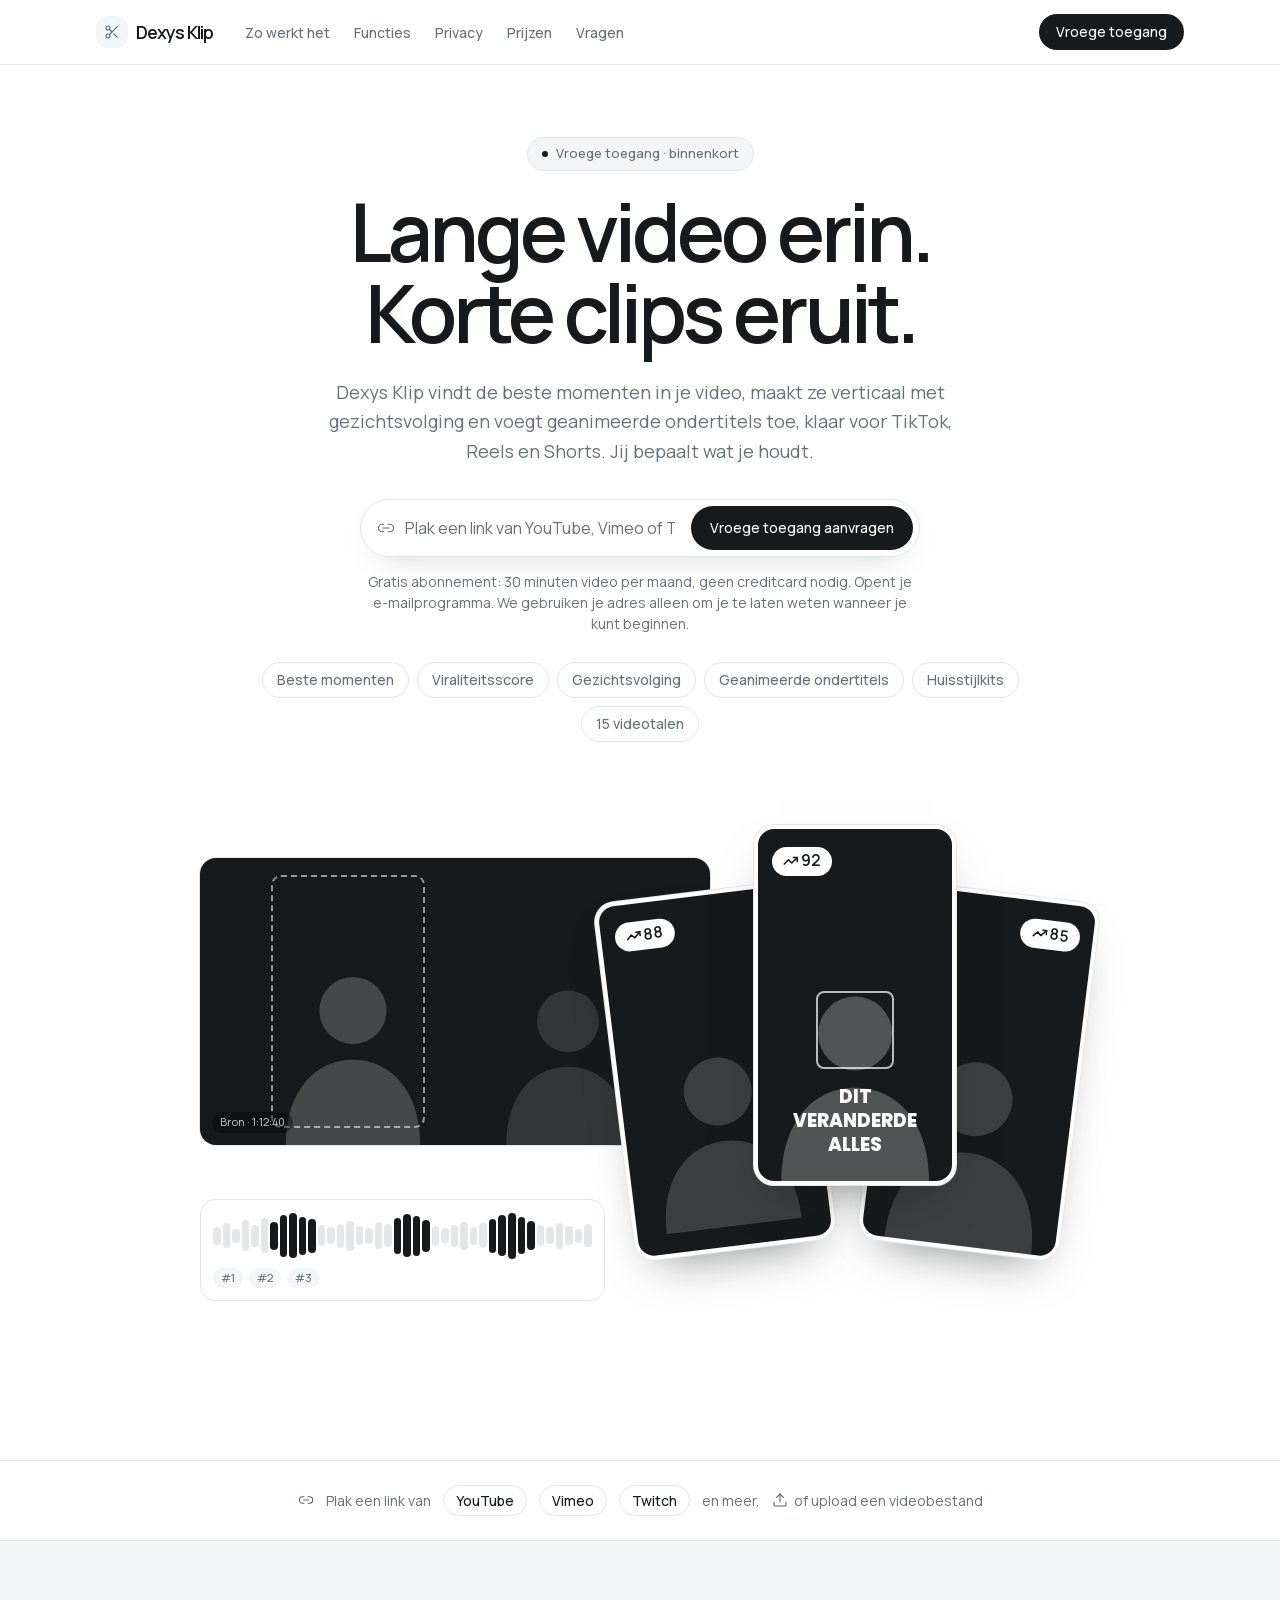
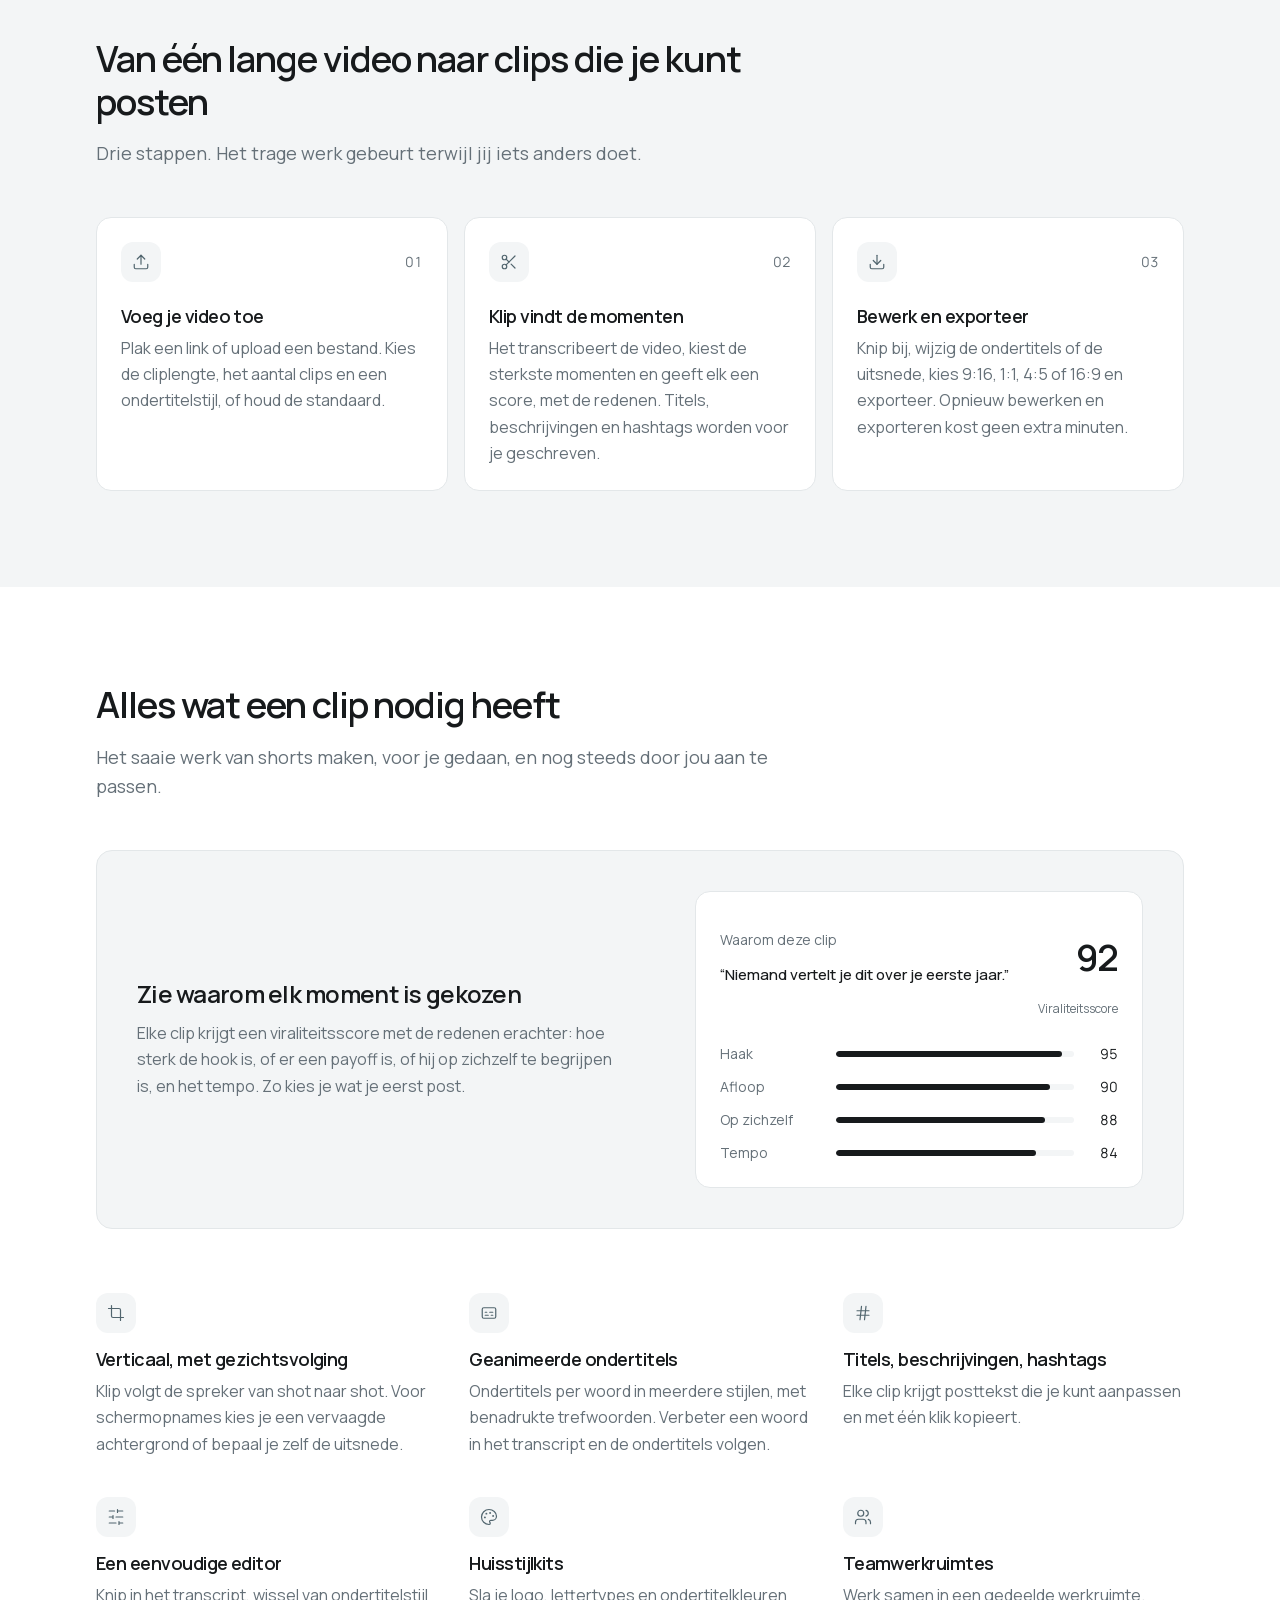
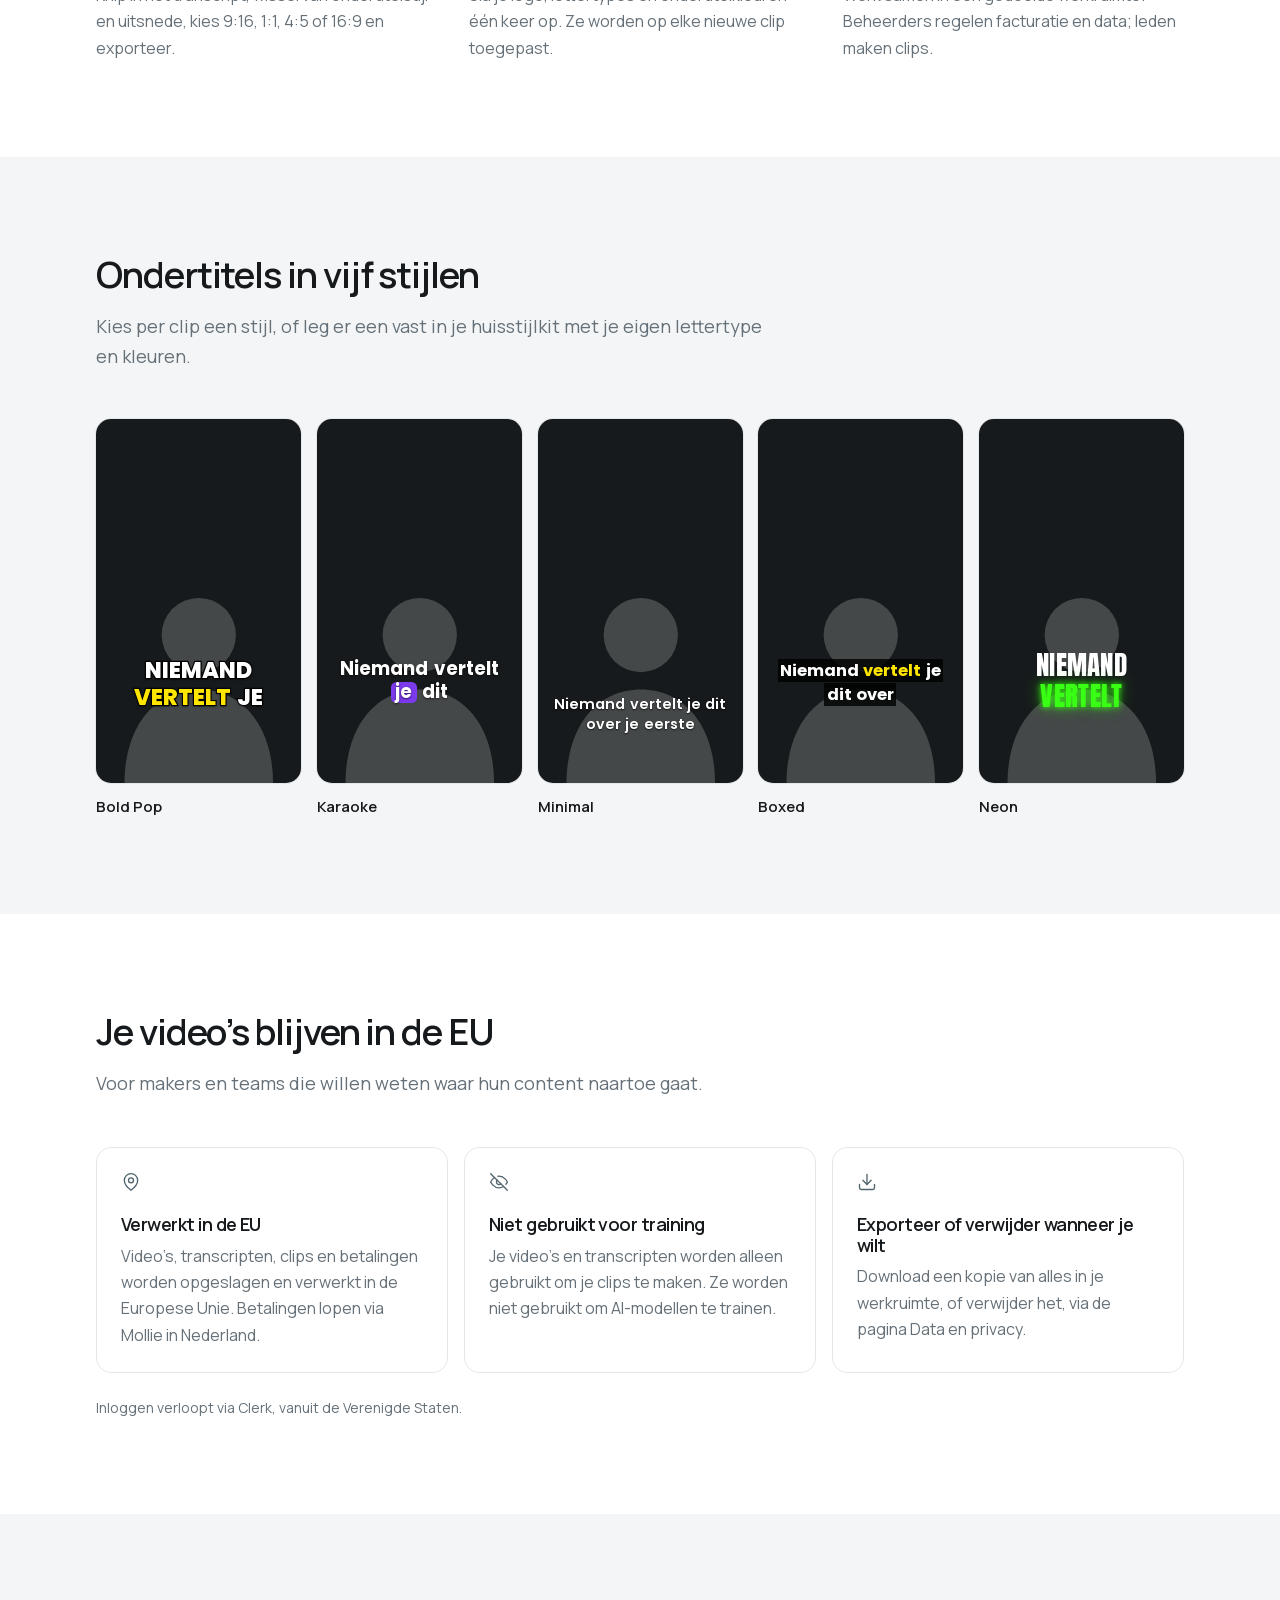
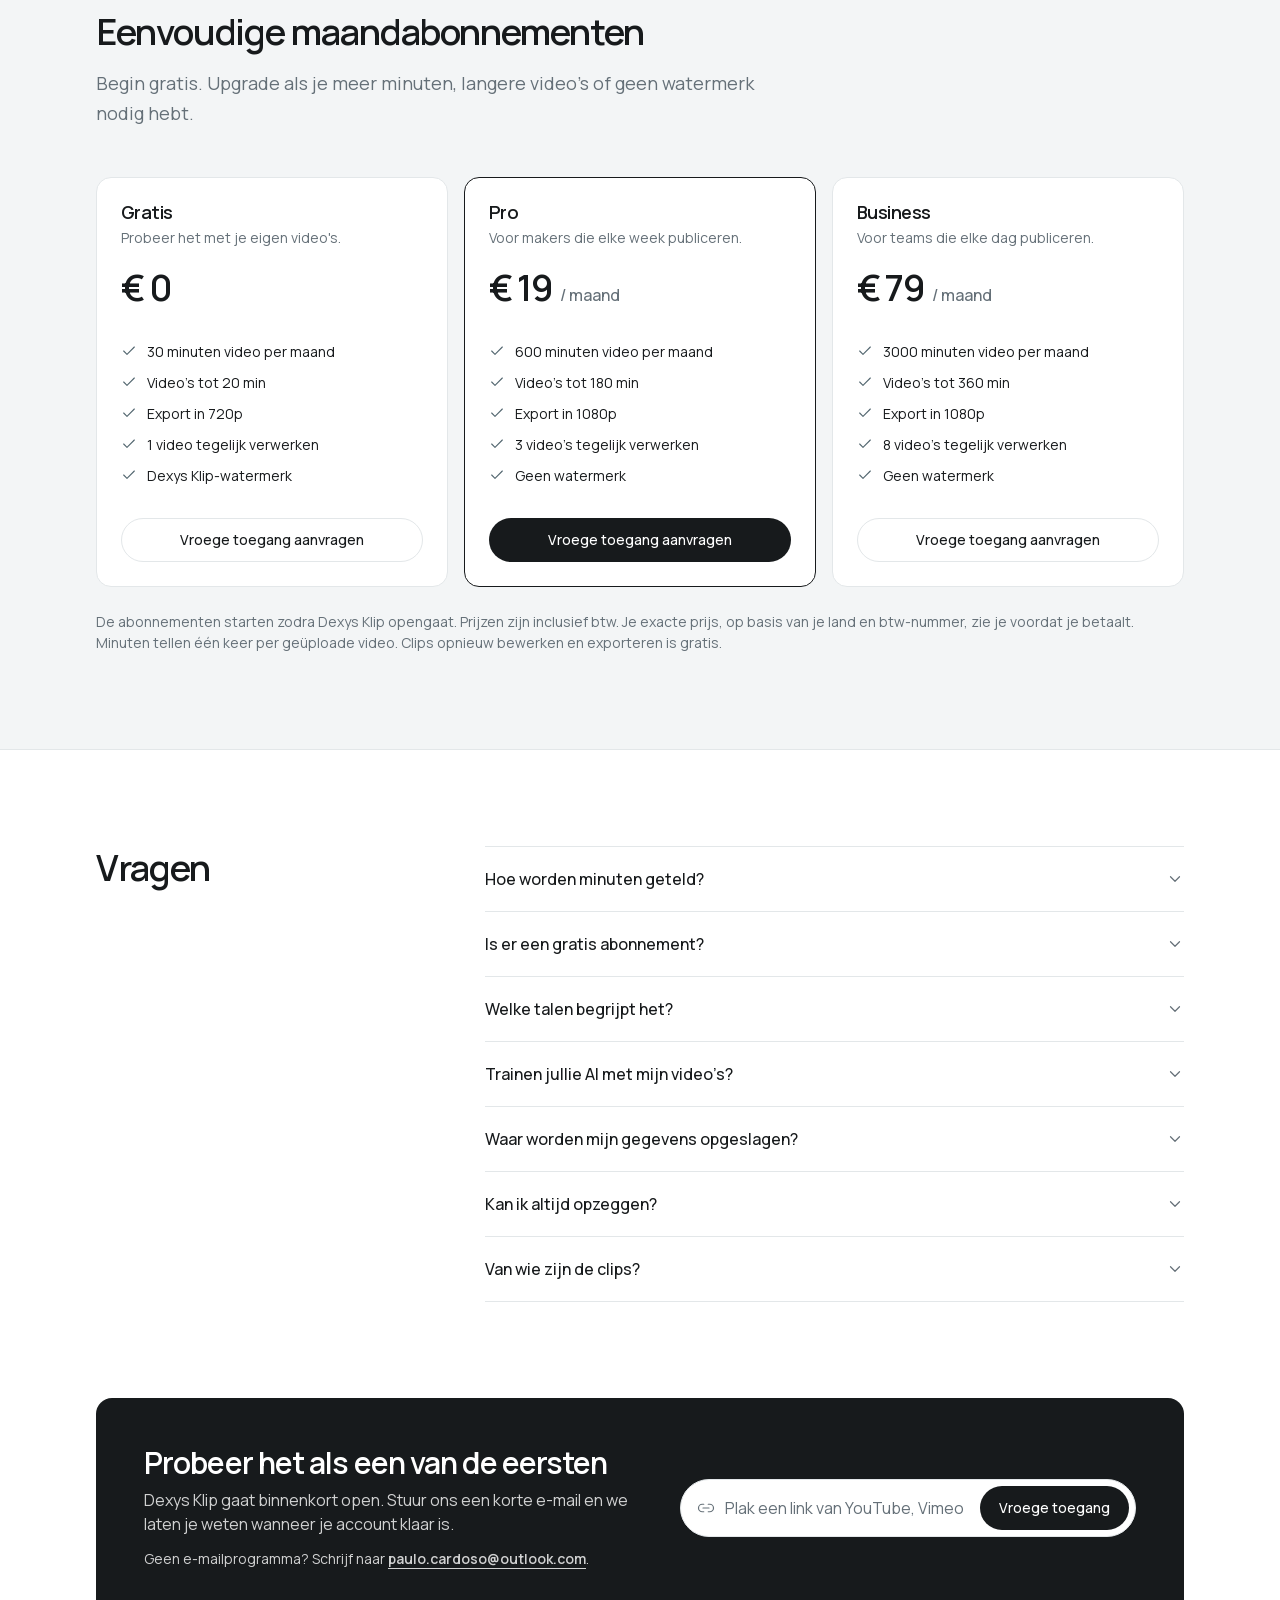
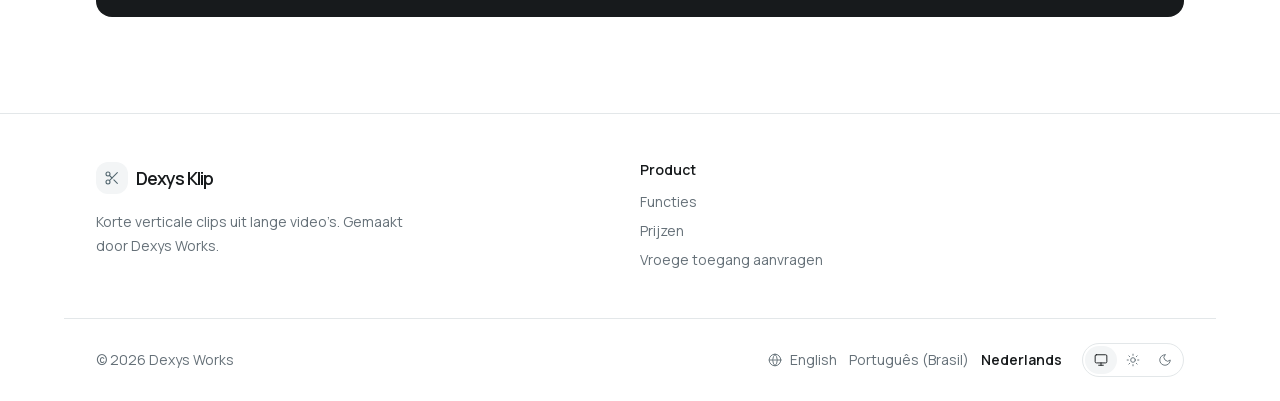
<file: nl/index.html>
<!doctype html>
<html lang="nl">
<head>
<meta charset="utf-8">
<meta name="viewport" content="width=device-width, initial-scale=1">
<title>Dexys Klip: maak van lange video’s verticale clips</title>
<meta name="description" content="Plak een link of upload een video. Dexys Klip vindt de beste momenten, maakt ze verticaal met gezichtsvolging en voegt geanimeerde ondertitels toe voor TikTok, Reels en Shorts. Verwerkt in de EU.">
<link rel="canonical" href="https://klip.dexysworks.com/nl/">
<link rel="alternate" hreflang="en" href="https://klip.dexysworks.com/"><link rel="alternate" hreflang="pt-BR" href="https://klip.dexysworks.com/pt-br/"><link rel="alternate" hreflang="nl" href="https://klip.dexysworks.com/nl/"><link rel="alternate" hreflang="x-default" href="https://klip.dexysworks.com/">
<meta property="og:type" content="website">
<meta property="og:site_name" content="Dexys Klip">
<meta property="og:title" content="Dexys Klip: maak van lange video’s verticale clips">
<meta property="og:description" content="Plak een link of upload een video. Dexys Klip vindt de beste momenten, maakt ze verticaal met gezichtsvolging en voegt geanimeerde ondertitels toe voor TikTok, Reels en Shorts. Verwerkt in de EU.">
<meta property="og:url" content="https://klip.dexysworks.com/nl/">
<meta property="og:locale" content="nl_NL">
<meta property="og:image" content="https://klip.dexysworks.com/assets/og.png">
<meta property="og:image:width" content="1200">
<meta property="og:image:height" content="630">
<meta property="og:image:alt" content="Dexys Klip: long videos in, short clips out">
<meta name="twitter:card" content="summary_large_image">
<meta name="theme-color" content="#ffffff" media="(prefers-color-scheme: light)">
<meta name="theme-color" content="#171a1c" media="(prefers-color-scheme: dark)">
<link rel="icon" href="/assets/favicon.svg" type="image/svg+xml">
<link rel="preload" href="/assets/fonts/manrope-latin.woff2" as="font" type="font/woff2" crossorigin>
<link rel="stylesheet" href="/assets/style.css">
<script>(function(){try{var t=localStorage.getItem("klip-theme");if(t==="light"||t==="dark")document.documentElement.dataset.theme=t;}catch(e){}})();</script>
<script src="/assets/site.js" defer></script>
</head>
<body>
<a class="skip-link" href="#content">Naar de inhoud</a>
<header class="site-header">
  <div class="wrap header-inner">
    <a class="brand" href="/nl/" aria-label="Dexys Klip home"><span class="brand-tile"><svg width="16" height="16" viewBox="0 0 24 24" fill="none" stroke="currentColor" stroke-width="1.6" stroke-linecap="round" stroke-linejoin="round" aria-hidden="true" focusable="false"><circle cx="6" cy="6" r="3"/><path d="M8.12 8.12 12 12"/><path d="M20 4 8.12 15.88"/><circle cx="6" cy="18" r="3"/><path d="M14.8 14.8 20 20"/></svg></span><span class="brand-name">Dexys Klip</span></a>
    <nav class="header-nav" aria-label="Onderdelen van de pagina"><ul><li><a href="#how">Zo werkt het</a></li><li><a href="#features">Functies</a></li><li><a href="#privacy">Privacy</a></li><li><a href="#pricing">Prijzen</a></li><li><a href="#faq">Vragen</a></li></ul></nav>
    <div class="header-actions">
      
      <a class="btn btn-primary btn-compact" href="mailto:paulo.cardoso@outlook.com?subject=Vroege%20toegang%20tot%20Dexys%20Klip&amp;body=Hoi%2C%0A%0AIk%20wil%20graag%20vroege%20toegang%20tot%20Dexys%20Klip.%0A%0AAbonnement%20dat%20me%20interesseert%3A%20weet%20ik%20nog%20niet%0AWaar%20ik%20clips%20van%20wil%20maken%20%28podcast%2C%20streams%2C%20presentaties%2C%20gameplay%E2%80%A6%29%3A%20%0A%0ABedankt%21">Vroege toegang</a>
    </div>
  </div>
</header>
<main id="content">
  <section class="wrap hero" aria-labelledby="hero-title">
    <div class="hero-copy">
      <p class="pill">Vroege toegang · binnenkort</p>
      <h1 id="hero-title">Lange video erin. Korte clips eruit.</h1>
      <p class="lead">Dexys Klip vindt de beste momenten in je video, maakt ze verticaal met gezichtsvolging en voegt geanimeerde ondertitels toe, klaar voor TikTok, Reels en Shorts. Jij bepaalt wat je houdt.</p>
      <form class="capture capture-hero" action="mailto:paulo.cardoso@outlook.com" method="get" data-capture data-to="paulo.cardoso@outlook.com"
  data-subject="Vroege toegang tot Dexys Klip" data-body="Hoi,

Ik wil graag vroege toegang tot Dexys Klip.

Een video waar ik clips van wil maken: {link}

Bedankt!" data-body-empty="Hoi,

Ik wil graag vroege toegang tot Dexys Klip.

Abonnement dat me interesseert: weet ik nog niet
Waar ik clips van wil maken (podcast, streams, presentaties, gameplay…): 

Bedankt!">
  <input type="hidden" name="subject" value="Vroege toegang tot Dexys Klip">
  <label class="sr-only" for="link-hero">Videolink (optioneel)</label>
  <span class="capture-icon"><svg width="18" height="18" viewBox="0 0 24 24" fill="none" stroke="currentColor" stroke-width="1.6" stroke-linecap="round" stroke-linejoin="round" aria-hidden="true" focusable="false"><path d="M9 17H7A5 5 0 0 1 7 7h2"/><path d="M15 7h2a5 5 0 1 1 0 10h-2"/><path d="M8 12h8"/></svg></span>
  <input id="link-hero" name="body" type="text" inputmode="url" autocomplete="url" spellcheck="false" placeholder="Plak een link van YouTube, Vimeo of Twitch">
  <button class="btn btn-primary" type="submit">Vroege toegang aanvragen</button>
</form>
      <p class="muted small hero-note">Gratis abonnement: 30 minuten video per maand, geen creditcard nodig. Opent je e-mailprogramma. We gebruiken je adres alleen om je te laten weten wanneer je kunt beginnen.</p>
      <ul class="chips" aria-label="Hoogtepunten"><li><a href="#features">Beste momenten</a></li><li><a href="#features">Viraliteitsscore</a></li><li><a href="#features">Gezichtsvolging</a></li><li><a href="#captions">Geanimeerde ondertitels</a></li><li><a href="#features">Huisstijlkits</a></li><li><a href="#faq">15 videotalen</a></li></ul>
    </div>
    <div class="hero-visual" role="img" aria-label="Illustratie: een brede podcastvideo met drie gemarkeerde momenten op de tijdlijn. Eén moment wordt een verticale clip die het gezicht van de spreker volgt, met ondertitels per woord en een viraliteitsscore van 92.">
  <div aria-hidden="true">
    <div class="source">
      <div class="speakers"><svg class="sp sp-a" viewBox="0 0 100 100" aria-hidden="true" focusable="false"><circle cx="50" cy="40" r="15" fill="currentColor"/><path d="M20 100c0-24 13-38 30-38s30 14 30 38z" fill="currentColor"/></svg><svg class="sp sp-b" viewBox="0 0 100 100" aria-hidden="true" focusable="false"><circle cx="50" cy="40" r="15" fill="currentColor"/><path d="M20 100c0-24 13-38 30-38s30 14 30 38z" fill="currentColor"/></svg></div>
      <div class="crop"></div>
      <span class="source-label">Bron · 1:12:40</span>
    </div>
    <div class="timeline card">
      <div class="bars"><span class="" style="height:38%"></span><span class="" style="height:52%"></span><span class="" style="height:30%"></span><span class="" style="height:64%"></span><span class="" style="height:46%"></span><span class="" style="height:72%"></span><span class="on" style="height:58%"></span><span class="on" style="height:88%"></span><span class="on" style="height:94%"></span><span class="on" style="height:80%"></span><span class="on" style="height:70%"></span><span class="" style="height:44%"></span><span class="" style="height:36%"></span><span class="" style="height:50%"></span><span class="" style="height:62%"></span><span class="" style="height:40%"></span><span class="" style="height:34%"></span><span class="" style="height:56%"></span><span class="" style="height:48%"></span><span class="on" style="height:76%"></span><span class="on" style="height:90%"></span><span class="on" style="height:84%"></span><span class="on" style="height:66%"></span><span class="" style="height:42%"></span><span class="" style="height:32%"></span><span class="" style="height:46%"></span><span class="" style="height:58%"></span><span class="" style="height:38%"></span><span class="" style="height:52%"></span><span class="on" style="height:70%"></span><span class="on" style="height:86%"></span><span class="on" style="height:96%"></span><span class="on" style="height:78%"></span><span class="on" style="height:60%"></span><span class="" style="height:44%"></span><span class="" style="height:36%"></span><span class="" style="height:54%"></span><span class="" style="height:40%"></span><span class="" style="height:30%"></span><span class="" style="height:48%"></span></div>
      <div class="moments"><span>#1</span><span>#2</span><span>#3</span></div>
    </div>
    <div class="phone phone-back phone-left"><div class="phone-speaker"><svg class="sp sp-b" viewBox="0 0 100 100" aria-hidden="true" focusable="false"><circle cx="50" cy="40" r="15" fill="currentColor"/><path d="M20 100c0-24 13-38 30-38s30 14 30 38z" fill="currentColor"/></svg></div><span class="score"><svg width="12" height="12" viewBox="0 0 24 24" fill="none" stroke="currentColor" stroke-width="1.6" stroke-linecap="round" stroke-linejoin="round" aria-hidden="true" focusable="false"><path d="m22 7-8.5 8.5-5-5L2 17"/><path d="M16 7h6v6"/></svg>88</span></div>
    <div class="phone phone-back phone-right"><div class="phone-speaker"><svg class="sp sp-a" viewBox="0 0 100 100" aria-hidden="true" focusable="false"><circle cx="50" cy="40" r="15" fill="currentColor"/><path d="M20 100c0-24 13-38 30-38s30 14 30 38z" fill="currentColor"/></svg></div><span class="score"><svg width="12" height="12" viewBox="0 0 24 24" fill="none" stroke="currentColor" stroke-width="1.6" stroke-linecap="round" stroke-linejoin="round" aria-hidden="true" focusable="false"><path d="m22 7-8.5 8.5-5-5L2 17"/><path d="M16 7h6v6"/></svg>85</span></div>
    <div class="phone phone-front">
      <div class="phone-speaker"><svg class="sp" viewBox="0 0 100 100" aria-hidden="true" focusable="false"><circle cx="50" cy="40" r="15" fill="currentColor"/><path d="M20 100c0-24 13-38 30-38s30 14 30 38z" fill="currentColor"/></svg></div>
      <div class="track"></div>
      <span class="score"><svg width="12" height="12" viewBox="0 0 24 24" fill="none" stroke="currentColor" stroke-width="1.6" stroke-linecap="round" stroke-linejoin="round" aria-hidden="true" focusable="false"><path d="m22 7-8.5 8.5-5-5L2 17"/><path d="M16 7h6v6"/></svg>92</span>
      <p class="caption"><span class="word" style="animation-delay:0s">dit</span><span class="word" style="animation-delay:1s">veranderde</span><span class="word" style="animation-delay:2s">alles</span></p>
    </div>
  </div>
</div>
  </section>

  <div class="sources"><p class="wrap"><svg class="symbol" width="16" height="16" viewBox="0 0 24 24" fill="none" stroke="currentColor" stroke-width="1.6" stroke-linecap="round" stroke-linejoin="round" aria-hidden="true" focusable="false"><path d="M9 17H7A5 5 0 0 1 7 7h2"/><path d="M15 7h2a5 5 0 1 1 0 10h-2"/><path d="M8 12h8"/></svg><span>Plak een link van</span>
    <span class="chip">YouTube</span><span class="chip">Vimeo</span><span class="chip">Twitch</span><span>en meer,</span>
    <span class="inline"><svg class="symbol" width="16" height="16" viewBox="0 0 24 24" fill="none" stroke="currentColor" stroke-width="1.6" stroke-linecap="round" stroke-linejoin="round" aria-hidden="true" focusable="false"><path d="M21 15v4a2 2 0 0 1-2 2H5a2 2 0 0 1-2-2v-4"/><path d="m17 8-5-5-5 5"/><path d="M12 3v12"/></svg>of upload een videobestand</span></p></div>

  <section id="how" class="section band" aria-labelledby="how-title"><div class="wrap">
    <div class="section-head"><h2 id="how-title">Van één lange video naar clips die je kunt posten</h2><p>Drie stappen. Het trage werk gebeurt terwijl jij iets anders doet.</p></div>
    <ol class="grid-3"><li class="card step"><div class="step-top"><span class="tile"><svg width="18" height="18" viewBox="0 0 24 24" fill="none" stroke="currentColor" stroke-width="1.6" stroke-linecap="round" stroke-linejoin="round" aria-hidden="true" focusable="false"><path d="M21 15v4a2 2 0 0 1-2 2H5a2 2 0 0 1-2-2v-4"/><path d="m17 8-5-5-5 5"/><path d="M12 3v12"/></svg></span><span class="step-n" aria-hidden="true">01</span></div>
      <h3>Voeg je video toe</h3><p class="muted">Plak een link of upload een bestand. Kies de cliplengte, het aantal clips en een ondertitelstijl, of houd de standaard.</p></li><li class="card step"><div class="step-top"><span class="tile"><svg width="18" height="18" viewBox="0 0 24 24" fill="none" stroke="currentColor" stroke-width="1.6" stroke-linecap="round" stroke-linejoin="round" aria-hidden="true" focusable="false"><circle cx="6" cy="6" r="3"/><path d="M8.12 8.12 12 12"/><path d="M20 4 8.12 15.88"/><circle cx="6" cy="18" r="3"/><path d="M14.8 14.8 20 20"/></svg></span><span class="step-n" aria-hidden="true">02</span></div>
      <h3>Klip vindt de momenten</h3><p class="muted">Het transcribeert de video, kiest de sterkste momenten en geeft elk een score, met de redenen. Titels, beschrijvingen en hashtags worden voor je geschreven.</p></li><li class="card step"><div class="step-top"><span class="tile"><svg width="18" height="18" viewBox="0 0 24 24" fill="none" stroke="currentColor" stroke-width="1.6" stroke-linecap="round" stroke-linejoin="round" aria-hidden="true" focusable="false"><path d="M21 15v4a2 2 0 0 1-2 2H5a2 2 0 0 1-2-2v-4"/><path d="m7 10 5 5 5-5"/><path d="M12 15V3"/></svg></span><span class="step-n" aria-hidden="true">03</span></div>
      <h3>Bewerk en exporteer</h3><p class="muted">Knip bij, wijzig de ondertitels of de uitsnede, kies 9:16, 1:1, 4:5 of 16:9 en exporteer. Opnieuw bewerken en exporteren kost geen extra minuten.</p></li></ol>
  </div></section>

  <section id="features" class="section" aria-labelledby="features-title"><div class="wrap">
    <div class="section-head"><h2 id="features-title">Alles wat een clip nodig heeft</h2><p>Het saaie werk van shorts maken, voor je gedaan, en nog steeds door jou aan te passen.</p></div>
    <div class="showcase"><div><h3>Zie waarom elk moment is gekozen</h3><p class="muted">Elke clip krijgt een viraliteitsscore met de redenen erachter: hoe sterk de hook is, of er een payoff is, of hij op zichzelf te begrijpen is, en het tempo. Zo kies je wat je eerst post.</p></div><div class="score-card card" role="img" aria-label="Voorbeeld van de score van één clip: viraliteit 92, met hook 95, payoff 90, zelfstandig 88 en tempo 84.">
  <div aria-hidden="true">
    <div class="score-head">
      <div><p class="muted small">Waarom deze clip</p><p class="hook">“Niemand vertelt je dit over je eerste jaar.”</p></div>
      <div class="score-total"><p class="score-number">92</p><p class="muted xsmall">Viraliteitsscore</p></div>
    </div>
    <div class="metrics"><div class="metric"><span class="metric-label">Haak</span><span class="metric-bar"><span style="width:95%"></span></span><span class="metric-value">95</span></div><div class="metric"><span class="metric-label">Afloop</span><span class="metric-bar"><span style="width:90%"></span></span><span class="metric-value">90</span></div><div class="metric"><span class="metric-label">Op zichzelf</span><span class="metric-bar"><span style="width:88%"></span></span><span class="metric-value">88</span></div><div class="metric"><span class="metric-label">Tempo</span><span class="metric-bar"><span style="width:84%"></span></span><span class="metric-value">84</span></div></div>
  </div>
</div></div>
    <ul class="features"><li><span class="tile"><svg width="18" height="18" viewBox="0 0 24 24" fill="none" stroke="currentColor" stroke-width="1.6" stroke-linecap="round" stroke-linejoin="round" aria-hidden="true" focusable="false"><path d="M6 2v14a2 2 0 0 0 2 2h14"/><path d="M18 22V8a2 2 0 0 0-2-2H2"/></svg></span><h3>Verticaal, met gezichtsvolging</h3><p class="muted">Klip volgt de spreker van shot naar shot. Voor schermopnames kies je een vervaagde achtergrond of bepaal je zelf de uitsnede.</p></li><li><span class="tile"><svg width="18" height="18" viewBox="0 0 24 24" fill="none" stroke="currentColor" stroke-width="1.6" stroke-linecap="round" stroke-linejoin="round" aria-hidden="true" focusable="false"><rect width="18" height="14" x="3" y="5" rx="2"/><path d="M7 15h4M15 15h2M7 11h2M13 11h4"/></svg></span><h3>Geanimeerde ondertitels</h3><p class="muted">Ondertitels per woord in meerdere stijlen, met benadrukte trefwoorden. Verbeter een woord in het transcript en de ondertitels volgen.</p></li><li><span class="tile"><svg width="18" height="18" viewBox="0 0 24 24" fill="none" stroke="currentColor" stroke-width="1.6" stroke-linecap="round" stroke-linejoin="round" aria-hidden="true" focusable="false"><path d="M4 9h16M4 15h16M10 3 8 21M16 3l-2 18"/></svg></span><h3>Titels, beschrijvingen, hashtags</h3><p class="muted">Elke clip krijgt posttekst die je kunt aanpassen en met één klik kopieert.</p></li><li><span class="tile"><svg width="18" height="18" viewBox="0 0 24 24" fill="none" stroke="currentColor" stroke-width="1.6" stroke-linecap="round" stroke-linejoin="round" aria-hidden="true" focusable="false"><path d="M21 4h-7M10 4H3M21 12h-9M8 12H3M21 20h-5M12 20H3M14 2v4M8 10v4M16 18v4"/></svg></span><h3>Een eenvoudige editor</h3><p class="muted">Knip in het transcript, wissel van ondertitelstijl en uitsnede, kies 9:16, 1:1, 4:5 of 16:9 en exporteer.</p></li><li><span class="tile"><svg width="18" height="18" viewBox="0 0 24 24" fill="none" stroke="currentColor" stroke-width="1.6" stroke-linecap="round" stroke-linejoin="round" aria-hidden="true" focusable="false"><circle cx="13.5" cy="6.5" r=".5" fill="currentColor"/><circle cx="17.5" cy="10.5" r=".5" fill="currentColor"/><circle cx="8.5" cy="7.5" r=".5" fill="currentColor"/><circle cx="6.5" cy="12.5" r=".5" fill="currentColor"/><path d="M12 2C6.5 2 2 6.5 2 12s4.5 10 10 10c.93 0 1.65-.75 1.65-1.69 0-.44-.18-.83-.44-1.12-.29-.29-.44-.65-.44-1.13a1.64 1.64 0 0 1 1.67-1.67h2c3.05 0 5.55-2.5 5.55-5.55C21.97 6.01 17.46 2 12 2z"/></svg></span><h3>Huisstijlkits</h3><p class="muted">Sla je logo, lettertypes en ondertitelkleuren één keer op. Ze worden op elke nieuwe clip toegepast.</p></li><li><span class="tile"><svg width="18" height="18" viewBox="0 0 24 24" fill="none" stroke="currentColor" stroke-width="1.6" stroke-linecap="round" stroke-linejoin="round" aria-hidden="true" focusable="false"><path d="M16 21v-2a4 4 0 0 0-4-4H6a4 4 0 0 0-4 4v2"/><circle cx="9" cy="7" r="4"/><path d="M22 21v-2a4 4 0 0 0-3-3.87"/><path d="M16 3.13a4 4 0 0 1 0 7.75"/></svg></span><h3>Teamwerkruimtes</h3><p class="muted">Werk samen in een gedeelde werkruimte. Beheerders regelen facturatie en data; leden maken clips.</p></li></ul>
  </div></section>

  <section id="captions" class="section band" aria-labelledby="captions-title"><div class="wrap">
    <div class="section-head"><h2 id="captions-title">Ondertitels in vijf stijlen</h2><p>Kies per clip een stijl, of leg er een vast in je huisstijlkit met je eigen lettertype en kleuren.</p></div>
    <ul class="styles"><li class="style-card style-bold"><div class="style-frame" aria-hidden="true">
      <div class="style-speaker"><svg class="sp" viewBox="0 0 100 100" aria-hidden="true" focusable="false"><circle cx="50" cy="40" r="15" fill="currentColor"/><path d="M20 100c0-24 13-38 30-38s30 14 30 38z" fill="currentColor"/></svg></div><p class="style-caption"><span class="">Niemand</span> <span class="on">vertelt</span> <span class="">je</span></p></div>
      <p class="style-name">Bold Pop</p></li><li class="style-card style-karaoke"><div class="style-frame" aria-hidden="true">
      <div class="style-speaker"><svg class="sp" viewBox="0 0 100 100" aria-hidden="true" focusable="false"><circle cx="50" cy="40" r="15" fill="currentColor"/><path d="M20 100c0-24 13-38 30-38s30 14 30 38z" fill="currentColor"/></svg></div><p class="style-caption"><span class="">Niemand</span> <span class="">vertelt</span> <span class="on">je</span> <span class="">dit</span></p></div>
      <p class="style-name">Karaoke</p></li><li class="style-card style-minimal"><div class="style-frame" aria-hidden="true">
      <div class="style-speaker"><svg class="sp" viewBox="0 0 100 100" aria-hidden="true" focusable="false"><circle cx="50" cy="40" r="15" fill="currentColor"/><path d="M20 100c0-24 13-38 30-38s30 14 30 38z" fill="currentColor"/></svg></div><p class="style-caption"><span class="">Niemand</span> <span class="">vertelt</span> <span class="">je</span> <span class="">dit</span> <span class="">over</span> <span class="">je</span> <span class="">eerste</span></p></div>
      <p class="style-name">Minimal</p></li><li class="style-card style-boxed"><div class="style-frame" aria-hidden="true">
      <div class="style-speaker"><svg class="sp" viewBox="0 0 100 100" aria-hidden="true" focusable="false"><circle cx="50" cy="40" r="15" fill="currentColor"/><path d="M20 100c0-24 13-38 30-38s30 14 30 38z" fill="currentColor"/></svg></div><p class="style-caption"><span class="">Niemand</span> <span class="on">vertelt</span> <span class="">je</span> <span class="">dit</span> <span class="">over</span></p></div>
      <p class="style-name">Boxed</p></li><li class="style-card style-neon"><div class="style-frame" aria-hidden="true">
      <div class="style-speaker"><svg class="sp" viewBox="0 0 100 100" aria-hidden="true" focusable="false"><circle cx="50" cy="40" r="15" fill="currentColor"/><path d="M20 100c0-24 13-38 30-38s30 14 30 38z" fill="currentColor"/></svg></div><p class="style-caption"><span class="">Niemand</span> <span class="on">vertelt</span></p></div>
      <p class="style-name">Neon</p></li></ul>
  </div></section>

  <section id="privacy" class="section" aria-labelledby="privacy-title"><div class="wrap">
    <div class="section-head"><h2 id="privacy-title">Je video’s blijven in de EU</h2><p>Voor makers en teams die willen weten waar hun content naartoe gaat.</p></div>
    <ul class="grid-3"><li class="card"><span class="symbol"><svg width="20" height="20" viewBox="0 0 24 24" fill="none" stroke="currentColor" stroke-width="1.6" stroke-linecap="round" stroke-linejoin="round" aria-hidden="true" focusable="false"><path d="M20 10c0 6-8 12-8 12s-8-6-8-12a8 8 0 0 1 16 0Z"/><circle cx="12" cy="10" r="3"/></svg></span><h3>Verwerkt in de EU</h3><p class="muted">Video’s, transcripten, clips en betalingen worden opgeslagen en verwerkt in de Europese Unie. Betalingen lopen via Mollie in Nederland.</p></li><li class="card"><span class="symbol"><svg width="20" height="20" viewBox="0 0 24 24" fill="none" stroke="currentColor" stroke-width="1.6" stroke-linecap="round" stroke-linejoin="round" aria-hidden="true" focusable="false"><path d="M9.88 9.88a3 3 0 1 0 4.24 4.24"/><path d="M10.73 5.08A10.4 10.4 0 0 1 12 5c7 0 10 7 10 7a13.2 13.2 0 0 1-1.67 2.68"/><path d="M6.61 6.61A13.5 13.5 0 0 0 2 12s3 7 10 7a9.7 9.7 0 0 0 5.39-1.61"/><path d="m2 2 20 20"/></svg></span><h3>Niet gebruikt voor training</h3><p class="muted">Je video’s en transcripten worden alleen gebruikt om je clips te maken. Ze worden niet gebruikt om AI-modellen te trainen.</p></li><li class="card"><span class="symbol"><svg width="20" height="20" viewBox="0 0 24 24" fill="none" stroke="currentColor" stroke-width="1.6" stroke-linecap="round" stroke-linejoin="round" aria-hidden="true" focusable="false"><path d="M21 15v4a2 2 0 0 1-2 2H5a2 2 0 0 1-2-2v-4"/><path d="m7 10 5 5 5-5"/><path d="M12 15V3"/></svg></span><h3>Exporteer of verwijder wanneer je wilt</h3><p class="muted">Download een kopie van alles in je werkruimte, of verwijder het, via de pagina Data en privacy.</p></li></ul>
    <p class="note">Inloggen verloopt via Clerk, vanuit de Verenigde Staten.</p>
  </div></section>

  <section id="pricing" class="section band" aria-labelledby="pricing-title"><div class="wrap">
    <div class="section-head"><h2 id="pricing-title">Eenvoudige maandabonnementen</h2><p>Begin gratis. Upgrade als je meer minuten, langere video’s of geen watermerk nodig hebt.</p></div>
    <ul class="grid-3 plans"><li class="card plan"><h3>Gratis</h3><p class="muted small">Probeer het met je eigen video&#x27;s.</p>
      <p class="price">€ 0</p><ul class="plan-features"><li><svg width="16" height="16" viewBox="0 0 24 24" fill="none" stroke="currentColor" stroke-width="1.6" stroke-linecap="round" stroke-linejoin="round" aria-hidden="true" focusable="false"><path d="M20 6 9 17l-5-5"/></svg>30 minuten video per maand</li><li><svg width="16" height="16" viewBox="0 0 24 24" fill="none" stroke="currentColor" stroke-width="1.6" stroke-linecap="round" stroke-linejoin="round" aria-hidden="true" focusable="false"><path d="M20 6 9 17l-5-5"/></svg>Video&#x27;s tot 20 min</li><li><svg width="16" height="16" viewBox="0 0 24 24" fill="none" stroke="currentColor" stroke-width="1.6" stroke-linecap="round" stroke-linejoin="round" aria-hidden="true" focusable="false"><path d="M20 6 9 17l-5-5"/></svg>Export in 720p</li><li><svg width="16" height="16" viewBox="0 0 24 24" fill="none" stroke="currentColor" stroke-width="1.6" stroke-linecap="round" stroke-linejoin="round" aria-hidden="true" focusable="false"><path d="M20 6 9 17l-5-5"/></svg>1 video tegelijk verwerken</li><li><svg width="16" height="16" viewBox="0 0 24 24" fill="none" stroke="currentColor" stroke-width="1.6" stroke-linecap="round" stroke-linejoin="round" aria-hidden="true" focusable="false"><path d="M20 6 9 17l-5-5"/></svg>Dexys Klip-watermerk</li></ul>
      <a class="btn btn-ghost btn-block" href="mailto:paulo.cardoso@outlook.com?subject=Vroege%20toegang%20tot%20Dexys%20Klip&amp;body=Hoi%2C%0A%0AIk%20wil%20graag%20vroege%20toegang%20tot%20Dexys%20Klip.%0A%0AAbonnement%20dat%20me%20interesseert%3A%20Gratis%0AWaar%20ik%20clips%20van%20wil%20maken%20%28podcast%2C%20streams%2C%20presentaties%2C%20gameplay%E2%80%A6%29%3A%20%0A%0ABedankt%21">Vroege toegang aanvragen</a></li><li class="card plan featured"><h3>Pro</h3><p class="muted small">Voor makers die elke week publiceren.</p>
      <p class="price">€ 19 <span class="per">/ maand</span></p><ul class="plan-features"><li><svg width="16" height="16" viewBox="0 0 24 24" fill="none" stroke="currentColor" stroke-width="1.6" stroke-linecap="round" stroke-linejoin="round" aria-hidden="true" focusable="false"><path d="M20 6 9 17l-5-5"/></svg>600 minuten video per maand</li><li><svg width="16" height="16" viewBox="0 0 24 24" fill="none" stroke="currentColor" stroke-width="1.6" stroke-linecap="round" stroke-linejoin="round" aria-hidden="true" focusable="false"><path d="M20 6 9 17l-5-5"/></svg>Video&#x27;s tot 180 min</li><li><svg width="16" height="16" viewBox="0 0 24 24" fill="none" stroke="currentColor" stroke-width="1.6" stroke-linecap="round" stroke-linejoin="round" aria-hidden="true" focusable="false"><path d="M20 6 9 17l-5-5"/></svg>Export in 1080p</li><li><svg width="16" height="16" viewBox="0 0 24 24" fill="none" stroke="currentColor" stroke-width="1.6" stroke-linecap="round" stroke-linejoin="round" aria-hidden="true" focusable="false"><path d="M20 6 9 17l-5-5"/></svg>3 video&#x27;s tegelijk verwerken</li><li><svg width="16" height="16" viewBox="0 0 24 24" fill="none" stroke="currentColor" stroke-width="1.6" stroke-linecap="round" stroke-linejoin="round" aria-hidden="true" focusable="false"><path d="M20 6 9 17l-5-5"/></svg>Geen watermerk</li></ul>
      <a class="btn btn-primary btn-block" href="mailto:paulo.cardoso@outlook.com?subject=Vroege%20toegang%20tot%20Dexys%20Klip&amp;body=Hoi%2C%0A%0AIk%20wil%20graag%20vroege%20toegang%20tot%20Dexys%20Klip.%0A%0AAbonnement%20dat%20me%20interesseert%3A%20Pro%0AWaar%20ik%20clips%20van%20wil%20maken%20%28podcast%2C%20streams%2C%20presentaties%2C%20gameplay%E2%80%A6%29%3A%20%0A%0ABedankt%21">Vroege toegang aanvragen</a></li><li class="card plan"><h3>Business</h3><p class="muted small">Voor teams die elke dag publiceren.</p>
      <p class="price">€ 79 <span class="per">/ maand</span></p><ul class="plan-features"><li><svg width="16" height="16" viewBox="0 0 24 24" fill="none" stroke="currentColor" stroke-width="1.6" stroke-linecap="round" stroke-linejoin="round" aria-hidden="true" focusable="false"><path d="M20 6 9 17l-5-5"/></svg>3000 minuten video per maand</li><li><svg width="16" height="16" viewBox="0 0 24 24" fill="none" stroke="currentColor" stroke-width="1.6" stroke-linecap="round" stroke-linejoin="round" aria-hidden="true" focusable="false"><path d="M20 6 9 17l-5-5"/></svg>Video&#x27;s tot 360 min</li><li><svg width="16" height="16" viewBox="0 0 24 24" fill="none" stroke="currentColor" stroke-width="1.6" stroke-linecap="round" stroke-linejoin="round" aria-hidden="true" focusable="false"><path d="M20 6 9 17l-5-5"/></svg>Export in 1080p</li><li><svg width="16" height="16" viewBox="0 0 24 24" fill="none" stroke="currentColor" stroke-width="1.6" stroke-linecap="round" stroke-linejoin="round" aria-hidden="true" focusable="false"><path d="M20 6 9 17l-5-5"/></svg>8 video&#x27;s tegelijk verwerken</li><li><svg width="16" height="16" viewBox="0 0 24 24" fill="none" stroke="currentColor" stroke-width="1.6" stroke-linecap="round" stroke-linejoin="round" aria-hidden="true" focusable="false"><path d="M20 6 9 17l-5-5"/></svg>Geen watermerk</li></ul>
      <a class="btn btn-ghost btn-block" href="mailto:paulo.cardoso@outlook.com?subject=Vroege%20toegang%20tot%20Dexys%20Klip&amp;body=Hoi%2C%0A%0AIk%20wil%20graag%20vroege%20toegang%20tot%20Dexys%20Klip.%0A%0AAbonnement%20dat%20me%20interesseert%3A%20Business%0AWaar%20ik%20clips%20van%20wil%20maken%20%28podcast%2C%20streams%2C%20presentaties%2C%20gameplay%E2%80%A6%29%3A%20%0A%0ABedankt%21">Vroege toegang aanvragen</a></li></ul>
    <p class="note">De abonnementen starten zodra Dexys Klip opengaat. Prijzen zijn inclusief btw. Je exacte prijs, op basis van je land en btw-nummer, zie je voordat je betaalt. Minuten tellen één keer per geüploade video. Clips opnieuw bewerken en exporteren is gratis.</p>
  </div></section>

  <section id="faq" class="section faq-section" aria-labelledby="faq-title"><div class="wrap faq-grid">
    <h2 id="faq-title">Vragen</h2>
    <div class="faq"><details><summary>Hoe worden minuten geteld?<svg class="chev" width="18" height="18" viewBox="0 0 24 24" fill="none" stroke="currentColor" stroke-width="1.6" stroke-linecap="round" stroke-linejoin="round" aria-hidden="true" focusable="false"><path d="m6 9 6 6 6-6"/></svg></summary><p class="muted">Op basis van de lengte van elke video die je toevoegt, één keer. Opnieuw clips zoeken, bewerken en exporteren kosten geen extra minuten. Je minuten worden elke maand vernieuwd.</p></details><details><summary>Is er een gratis abonnement?<svg class="chev" width="18" height="18" viewBox="0 0 24 24" fill="none" stroke="currentColor" stroke-width="1.6" stroke-linecap="round" stroke-linejoin="round" aria-hidden="true" focusable="false"><path d="m6 9 6 6 6-6"/></svg></summary><p class="muted">Ja. Gratis bevat 30 minuten video per maand, video’s tot 20 minuten, export in 720p en een watermerk. Geen creditcard nodig.</p></details><details><summary>Welke talen begrijpt het?<svg class="chev" width="18" height="18" viewBox="0 0 24 24" fill="none" stroke="currentColor" stroke-width="1.6" stroke-linecap="round" stroke-linejoin="round" aria-hidden="true" focusable="false"><path d="m6 9 6 6 6-6"/></svg></summary><p class="muted">Video’s worden getranscribeerd in 15 talen, waaronder Nederlands, Engels, Portugees, Spaans, Frans en Duits. Klip herkent de taal, of je kiest hem zelf. De app zelf is in het Engels, Braziliaans-Portugees en Nederlands.</p></details><details><summary>Trainen jullie AI met mijn video’s?<svg class="chev" width="18" height="18" viewBox="0 0 24 24" fill="none" stroke="currentColor" stroke-width="1.6" stroke-linecap="round" stroke-linejoin="round" aria-hidden="true" focusable="false"><path d="m6 9 6 6 6-6"/></svg></summary><p class="muted">Nee. Je content wordt alleen gebruikt om je clips te maken, en onze AI-leveranciers gebruiken hem ook niet voor training.</p></details><details><summary>Waar worden mijn gegevens opgeslagen?<svg class="chev" width="18" height="18" viewBox="0 0 24 24" fill="none" stroke="currentColor" stroke-width="1.6" stroke-linecap="round" stroke-linejoin="round" aria-hidden="true" focusable="false"><path d="m6 9 6 6 6-6"/></svg></summary><p class="muted">In de EU: video’s, transcripten, clips en betalingen. Inloggen verloopt via Clerk in de Verenigde Staten, onder het EU–VS Data Privacy Framework.</p></details><details><summary>Kan ik altijd opzeggen?<svg class="chev" width="18" height="18" viewBox="0 0 24 24" fill="none" stroke="currentColor" stroke-width="1.6" stroke-linecap="round" stroke-linejoin="round" aria-hidden="true" focusable="false"><path d="m6 9 6 6 6-6"/></svg></summary><p class="muted">Ja. Betaalde abonnementen verlengen maandelijks tot je opzegt via de factuurpagina. Je houdt je abonnement tot het einde van de betaalde maand.</p></details><details><summary>Van wie zijn de clips?<svg class="chev" width="18" height="18" viewBox="0 0 24 24" fill="none" stroke="currentColor" stroke-width="1.6" stroke-linecap="round" stroke-linejoin="round" aria-hidden="true" focusable="false"><path d="m6 9 6 6 6-6"/></svg></summary><p class="muted">Van jou. Je houdt alle rechten op je video’s en op de clips die je maakt.</p></details></div>
  </div></section>

  <section class="wrap cta-wrap" aria-labelledby="cta-title"><div class="cta">
    <div class="cta-copy"><h2 id="cta-title">Probeer het als een van de eersten</h2><p>Dexys Klip gaat binnenkort open. Stuur ons een korte e-mail en we laten je weten wanneer je account klaar is.</p><p class="alt">Geen e-mailprogramma? Schrijf naar <a href="mailto:paulo.cardoso@outlook.com">paulo.cardoso@outlook.com</a>.</p></div>
    <form class="capture capture-cta" action="mailto:paulo.cardoso@outlook.com" method="get" data-capture data-to="paulo.cardoso@outlook.com"
  data-subject="Vroege toegang tot Dexys Klip" data-body="Hoi,

Ik wil graag vroege toegang tot Dexys Klip.

Een video waar ik clips van wil maken: {link}

Bedankt!" data-body-empty="Hoi,

Ik wil graag vroege toegang tot Dexys Klip.

Abonnement dat me interesseert: weet ik nog niet
Waar ik clips van wil maken (podcast, streams, presentaties, gameplay…): 

Bedankt!">
  <input type="hidden" name="subject" value="Vroege toegang tot Dexys Klip">
  <label class="sr-only" for="link-cta">Videolink (optioneel)</label>
  <span class="capture-icon"><svg width="18" height="18" viewBox="0 0 24 24" fill="none" stroke="currentColor" stroke-width="1.6" stroke-linecap="round" stroke-linejoin="round" aria-hidden="true" focusable="false"><path d="M9 17H7A5 5 0 0 1 7 7h2"/><path d="M15 7h2a5 5 0 1 1 0 10h-2"/><path d="M8 12h8"/></svg></span>
  <input id="link-cta" name="body" type="text" inputmode="url" autocomplete="url" spellcheck="false" placeholder="Plak een link van YouTube, Vimeo of Twitch">
  <button class="btn btn-primary" type="submit">Vroege toegang</button>
</form>
  </div></section>
</main>
<footer class="site-footer">
  <div class="wrap footer-grid">
    <div class="footer-brand"><a class="brand" href="/nl/" aria-label="Dexys Klip home"><span class="brand-tile"><svg width="16" height="16" viewBox="0 0 24 24" fill="none" stroke="currentColor" stroke-width="1.6" stroke-linecap="round" stroke-linejoin="round" aria-hidden="true" focusable="false"><circle cx="6" cy="6" r="3"/><path d="M8.12 8.12 12 12"/><path d="M20 4 8.12 15.88"/><circle cx="6" cy="18" r="3"/><path d="M14.8 14.8 20 20"/></svg></span><span class="brand-name">Dexys Klip</span></a><p class="muted">Korte verticale clips uit lange video’s. Gemaakt door Dexys Works.</p></div>
    <nav aria-labelledby="footer-product"><h2 id="footer-product">Product</h2><ul>
      <li><a href="/nl/#features">Functies</a></li>
      <li><a href="/nl/#pricing">Prijzen</a></li>
      <li><a href="mailto:paulo.cardoso@outlook.com?subject=Vroege%20toegang%20tot%20Dexys%20Klip&amp;body=Hoi%2C%0A%0AIk%20wil%20graag%20vroege%20toegang%20tot%20Dexys%20Klip.%0A%0AAbonnement%20dat%20me%20interesseert%3A%20weet%20ik%20nog%20niet%0AWaar%20ik%20clips%20van%20wil%20maken%20%28podcast%2C%20streams%2C%20presentaties%2C%20gameplay%E2%80%A6%29%3A%20%0A%0ABedankt%21">Vroege toegang aanvragen</a></li></ul></nav>
    
  </div>
  <div class="wrap footer-bottom">
    <p>© <span data-year>2026</span> Dexys Works</p>
    <div class="footer-settings"><nav class="lang-switch" aria-label="Taal"><svg width="14" height="14" viewBox="0 0 24 24" fill="none" stroke="currentColor" stroke-width="1.6" stroke-linecap="round" stroke-linejoin="round" aria-hidden="true" focusable="false"><circle cx="12" cy="12" r="10"/><path d="M12 2a14.5 14.5 0 0 0 0 20 14.5 14.5 0 0 0 0-20"/><path d="M2 12h20"/></svg><ul><li><a href="/" hreflang="en" lang="en" data-lang="en">English</a></li><li><a href="/pt-br/" hreflang="pt-BR" lang="pt-BR" data-lang="pt-BR">Português (Brasil)</a></li><li><a href="/nl/" hreflang="nl" lang="nl" data-lang="nl" aria-current="page">Nederlands</a></li></ul></nav><div class="theme-switch" role="group" aria-label="Thema" hidden><button type="button" data-theme-value="system" aria-label="Systeemthema gebruiken" title="Systeemthema gebruiken" aria-pressed="true"><svg width="14" height="14" viewBox="0 0 24 24" fill="none" stroke="currentColor" stroke-width="1.6" stroke-linecap="round" stroke-linejoin="round" aria-hidden="true" focusable="false"><rect width="20" height="14" x="2" y="3" rx="2"/><path d="M8 21h8M12 17v4"/></svg></button><button type="button" data-theme-value="light" aria-label="Licht thema" title="Licht thema" aria-pressed="false"><svg width="14" height="14" viewBox="0 0 24 24" fill="none" stroke="currentColor" stroke-width="1.6" stroke-linecap="round" stroke-linejoin="round" aria-hidden="true" focusable="false"><circle cx="12" cy="12" r="4"/><path d="M12 2v2M12 20v2M4.93 4.93l1.41 1.41M17.66 17.66l1.41 1.41M2 12h2M20 12h2M6.34 17.66l-1.41 1.41M19.07 4.93l-1.41 1.41"/></svg></button><button type="button" data-theme-value="dark" aria-label="Donker thema" title="Donker thema" aria-pressed="false"><svg width="14" height="14" viewBox="0 0 24 24" fill="none" stroke="currentColor" stroke-width="1.6" stroke-linecap="round" stroke-linejoin="round" aria-hidden="true" focusable="false"><path d="M12 3a6 6 0 0 0 9 9 9 9 0 1 1-9-9Z"/></svg></button></div></div>
  </div>
</footer>
<div class="dock" data-dock hidden><form class="capture capture-dock" action="mailto:paulo.cardoso@outlook.com" method="get" data-capture data-to="paulo.cardoso@outlook.com"
  data-subject="Vroege toegang tot Dexys Klip" data-body="Hoi,

Ik wil graag vroege toegang tot Dexys Klip.

Een video waar ik clips van wil maken: {link}

Bedankt!" data-body-empty="Hoi,

Ik wil graag vroege toegang tot Dexys Klip.

Abonnement dat me interesseert: weet ik nog niet
Waar ik clips van wil maken (podcast, streams, presentaties, gameplay…): 

Bedankt!">
  <input type="hidden" name="subject" value="Vroege toegang tot Dexys Klip">
  <label class="sr-only" for="link-dock">Videolink (optioneel)</label>
  <span class="capture-icon"><svg width="18" height="18" viewBox="0 0 24 24" fill="none" stroke="currentColor" stroke-width="1.6" stroke-linecap="round" stroke-linejoin="round" aria-hidden="true" focusable="false"><path d="M9 17H7A5 5 0 0 1 7 7h2"/><path d="M15 7h2a5 5 0 1 1 0 10h-2"/><path d="M8 12h8"/></svg></span>
  <input id="link-dock" name="body" type="text" inputmode="url" autocomplete="url" spellcheck="false" placeholder="Plak een link van YouTube, Vimeo of Twitch">
  <button class="btn btn-primary" type="submit">Vroege toegang</button>
</form></div>
<script type="application/ld+json">{"@context": "https://schema.org", "@type": "SoftwareApplication", "name": "Dexys Klip", "url": "https://klip.dexysworks.com/nl/", "inLanguage": "nl", "applicationCategory": "MultimediaApplication", "operatingSystem": "Web", "description": "Plak een link of upload een video. Dexys Klip vindt de beste momenten, maakt ze verticaal met gezichtsvolging en voegt geanimeerde ondertitels toe voor TikTok, Reels en Shorts. Verwerkt in de EU.", "publisher": {"@type": "Organization", "name": "Dexys Works", "url": "https://dexysworks.com"}, "offers": [{"@type": "Offer", "name": "Gratis", "price": 0, "priceCurrency": "EUR"}, {"@type": "Offer", "name": "Pro", "price": 19, "priceCurrency": "EUR"}, {"@type": "Offer", "name": "Business", "price": 79, "priceCurrency": "EUR"}]}</script>
</body>
</html>
</file>
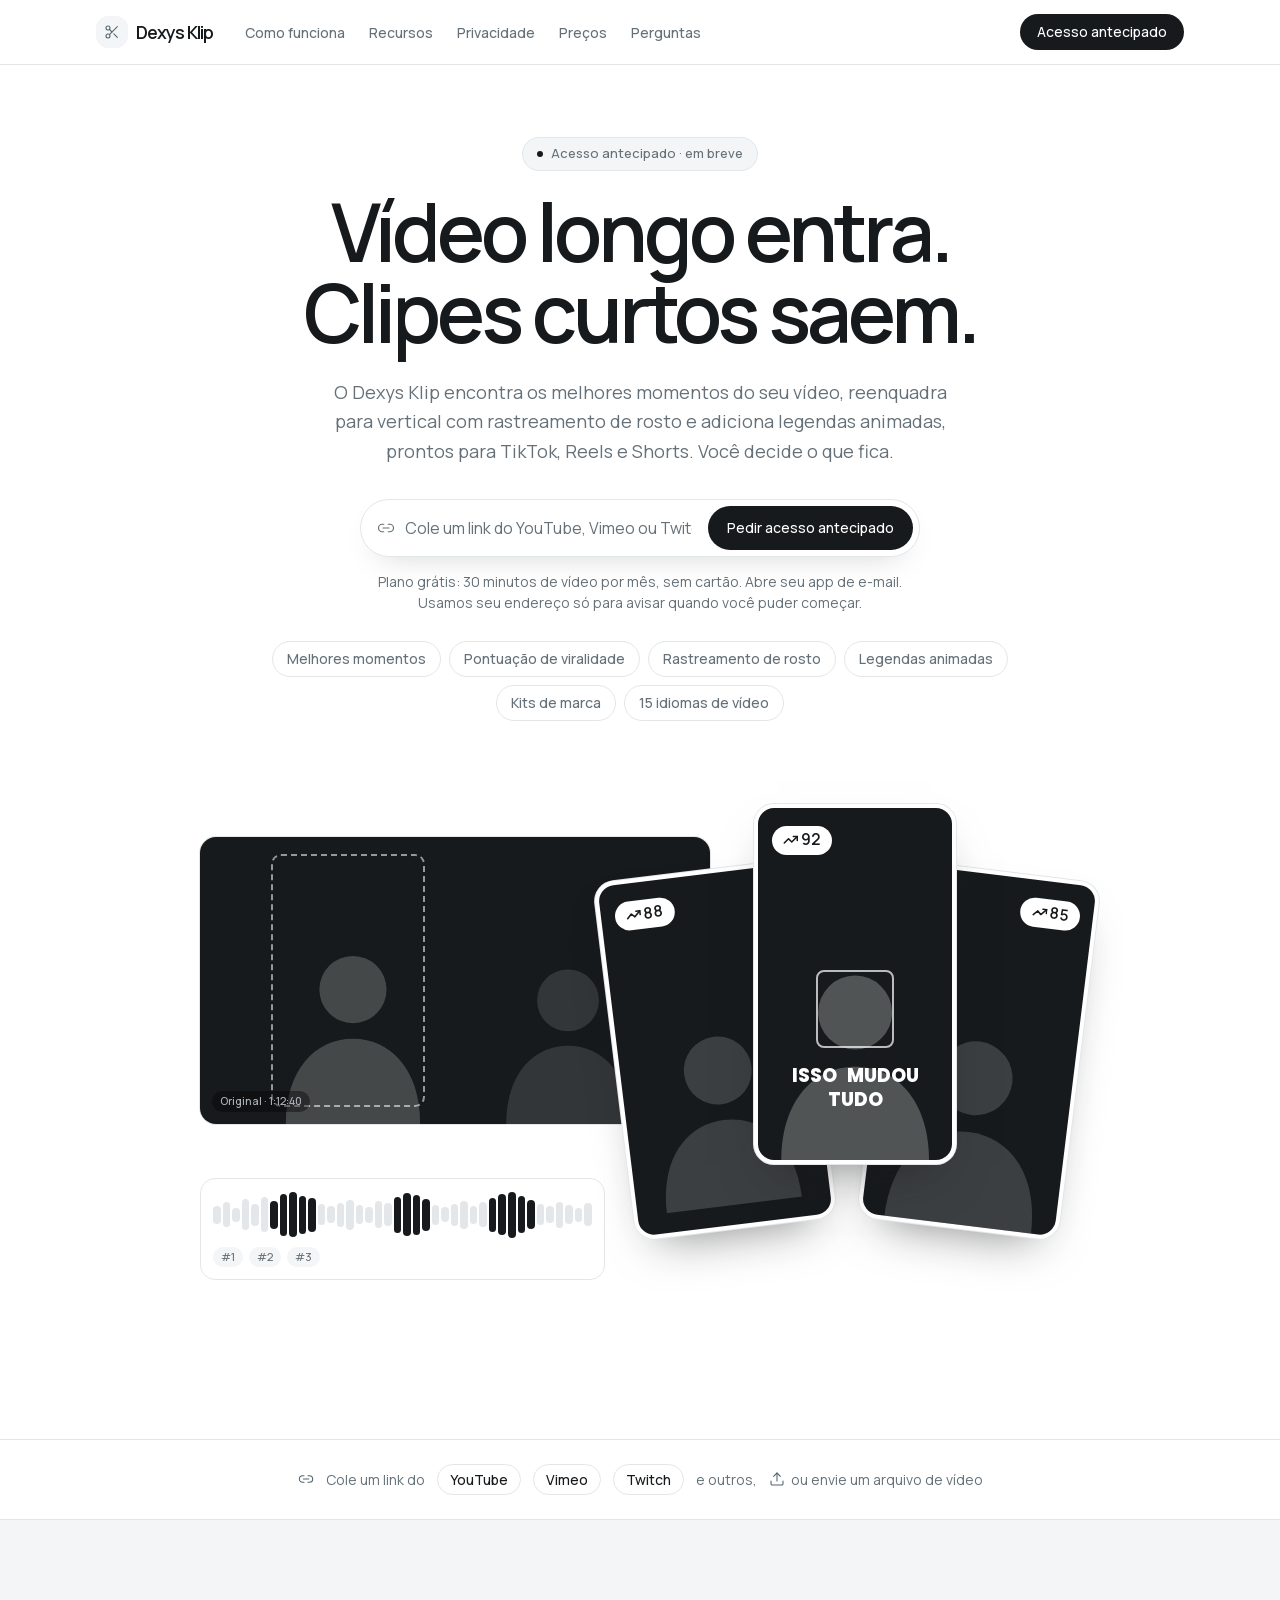
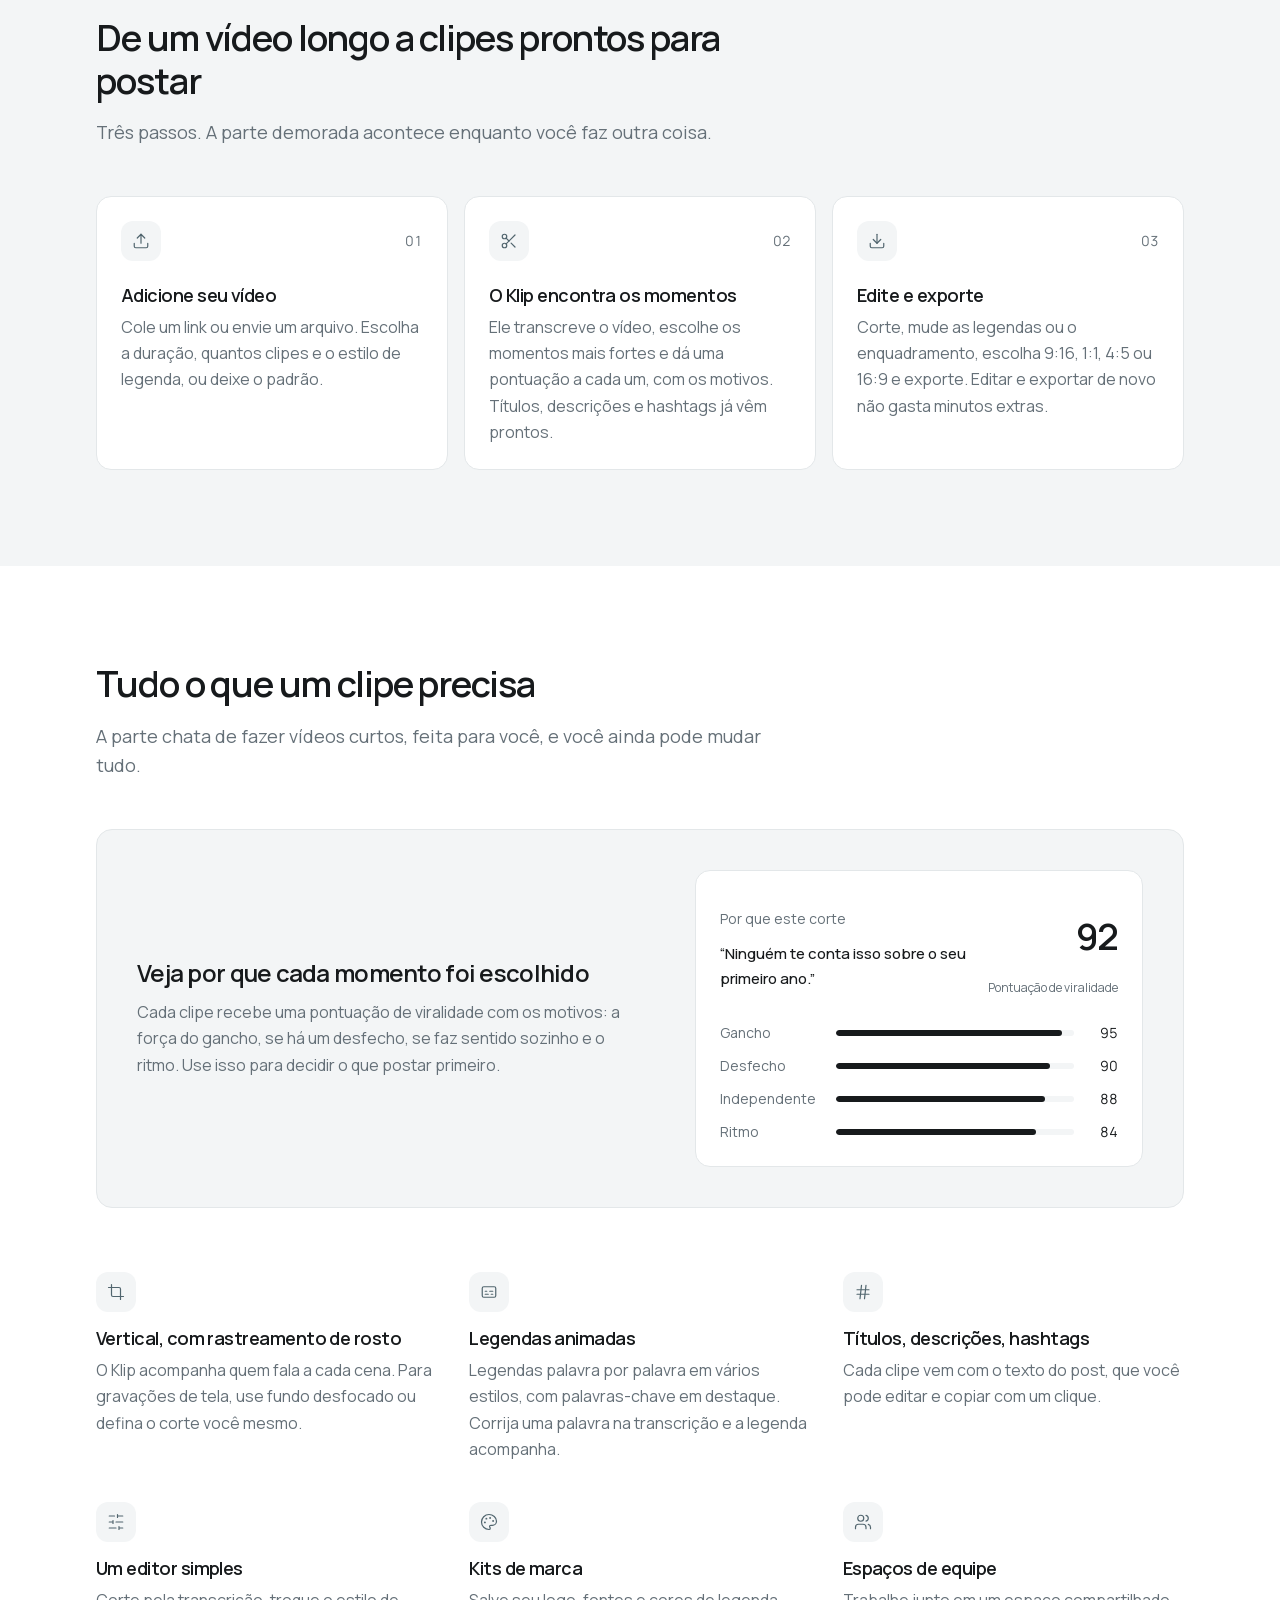
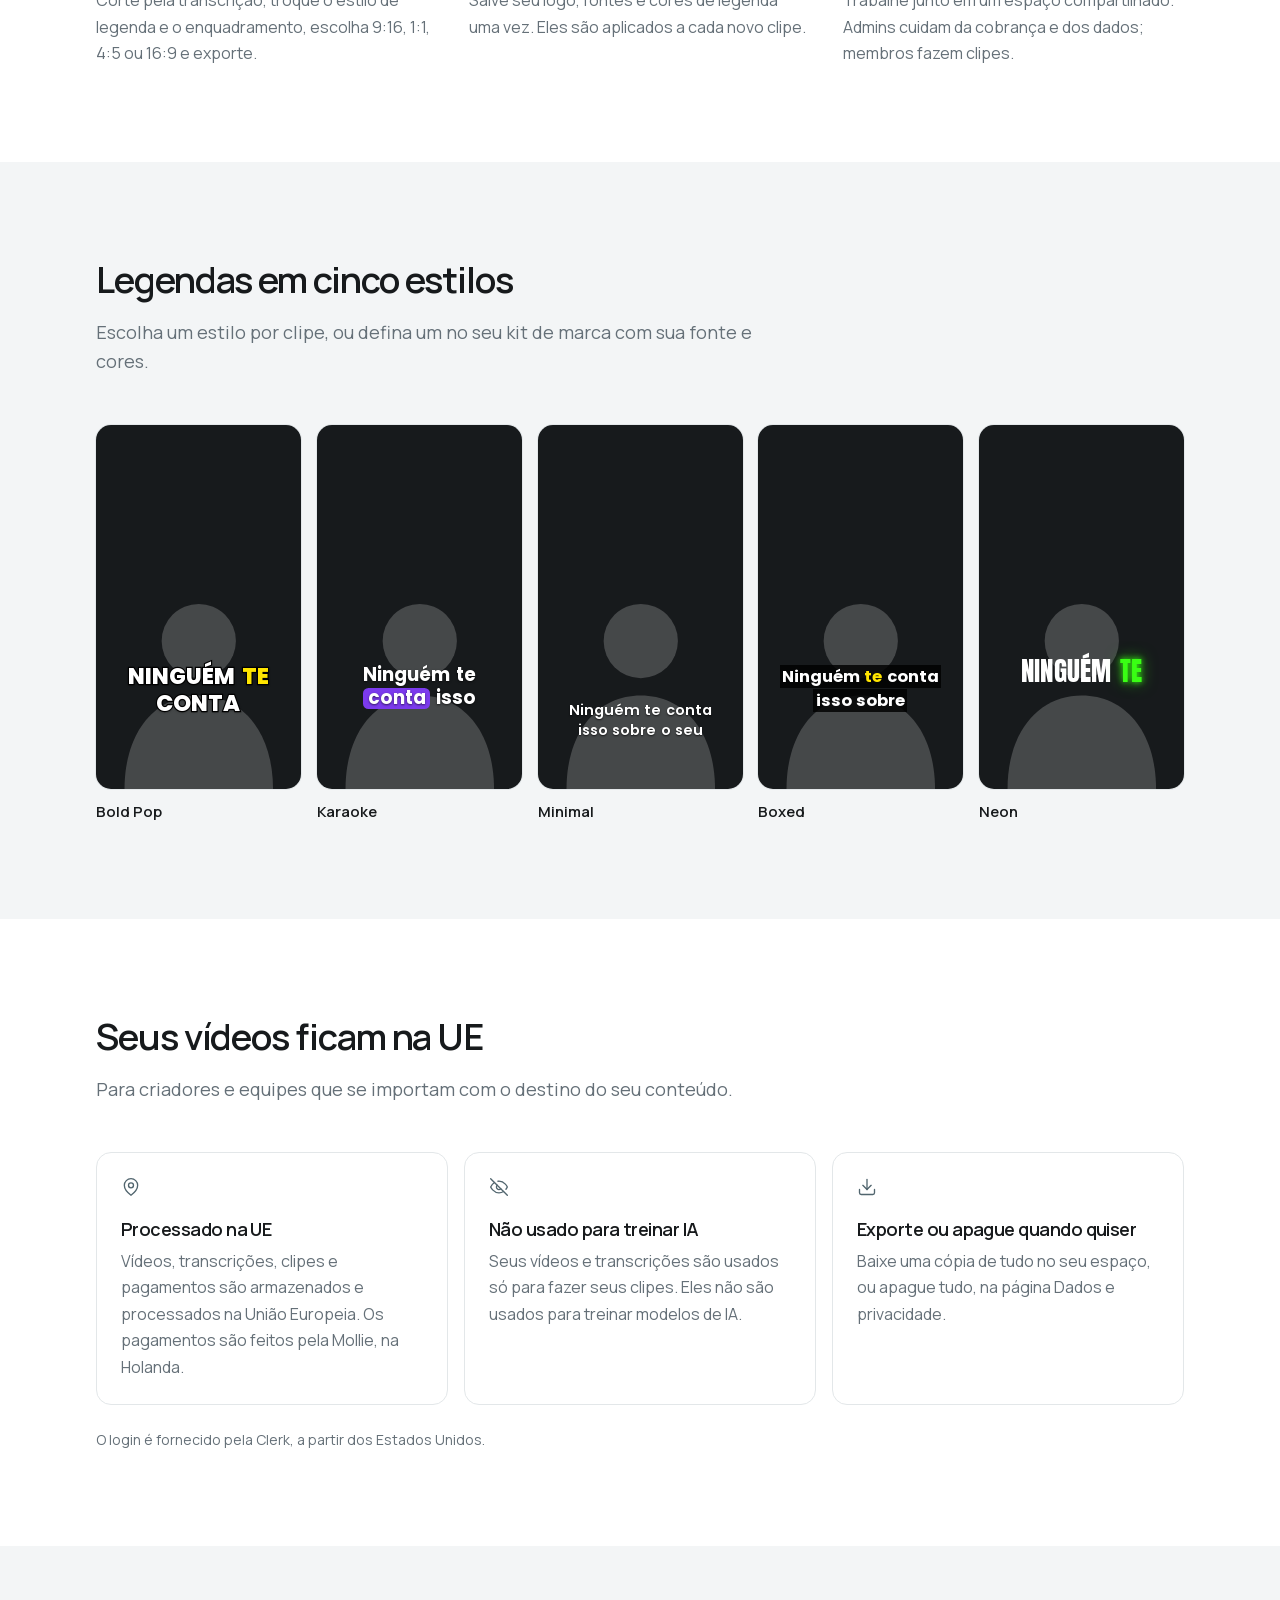
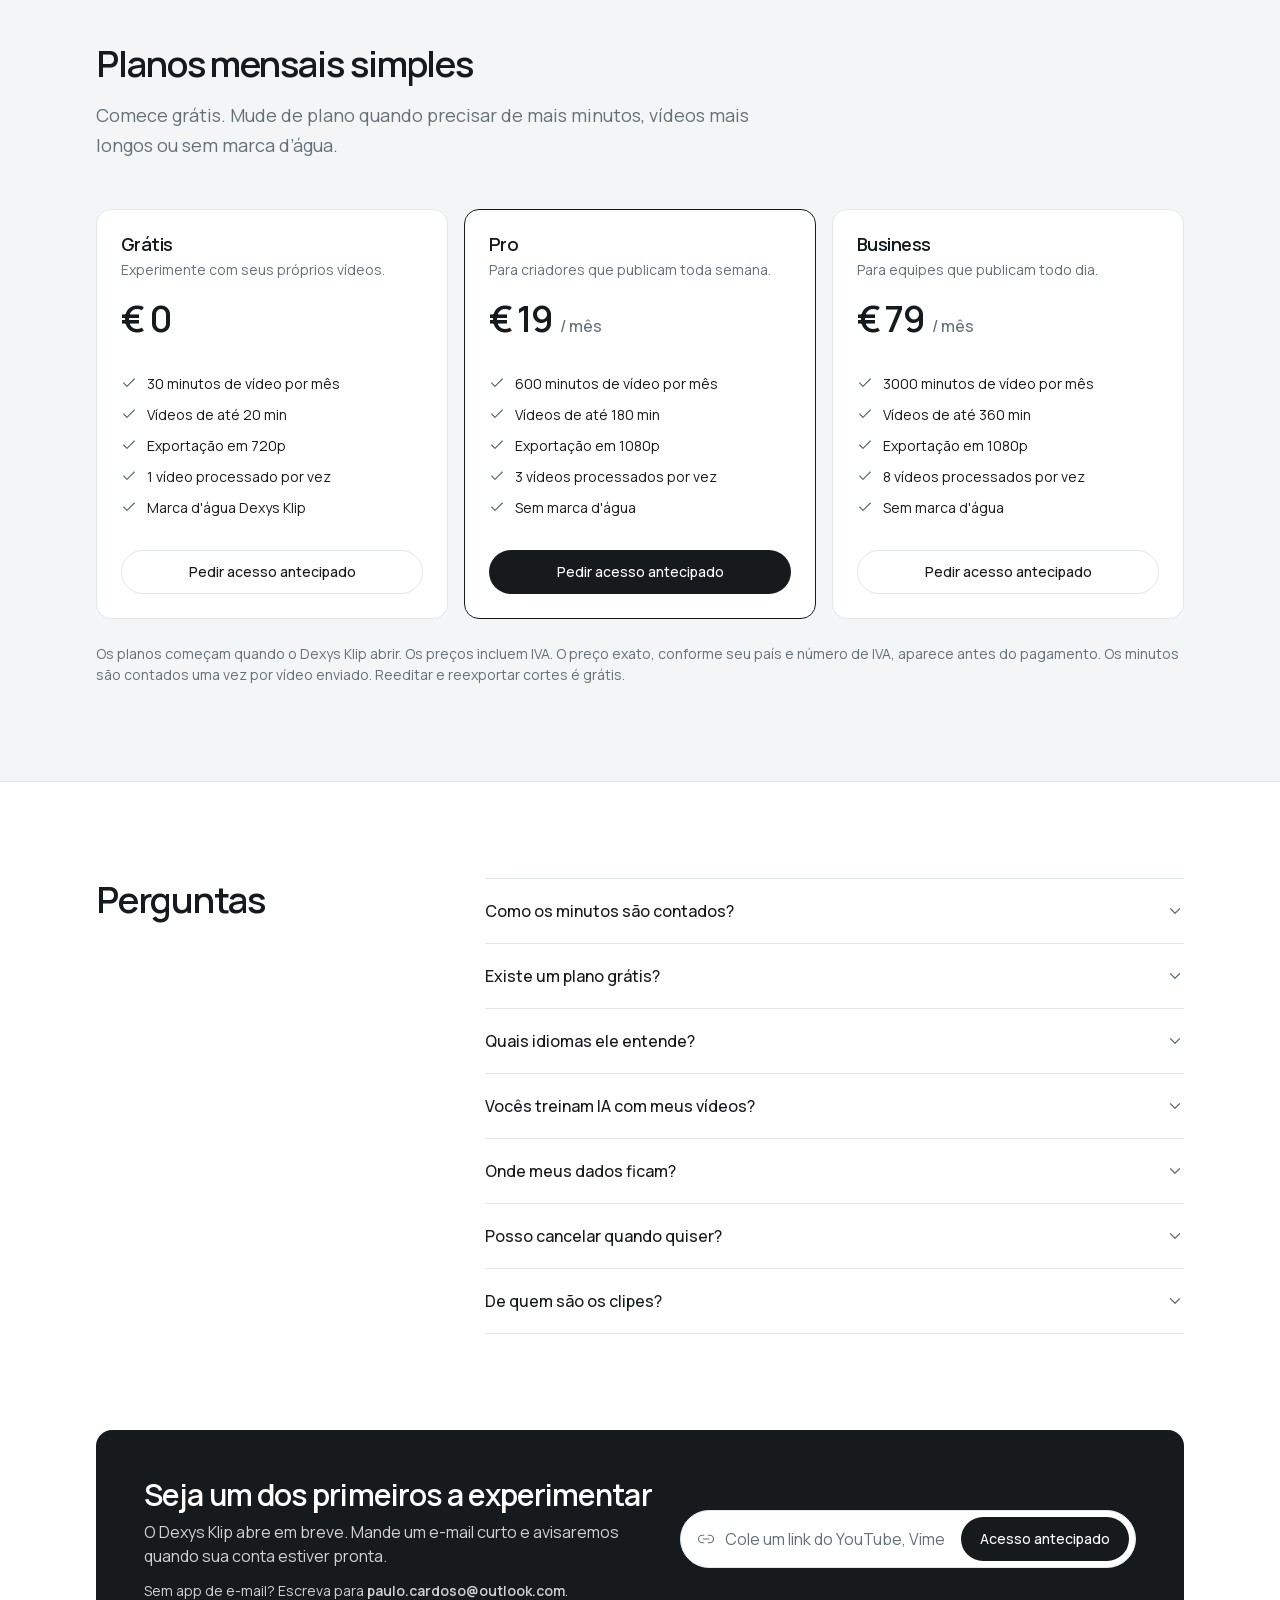
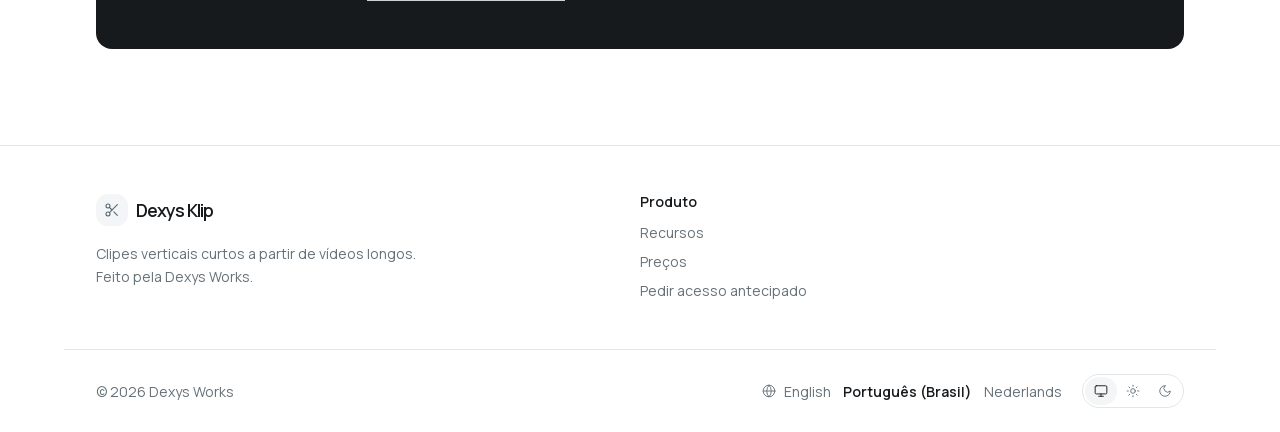
<file: pt-br/index.html>
<!doctype html>
<html lang="pt-BR">
<head>
<meta charset="utf-8">
<meta name="viewport" content="width=device-width, initial-scale=1">
<title>Dexys Klip: transforme vídeos longos em clipes verticais</title>
<meta name="description" content="Cole um link ou envie um vídeo. O Dexys Klip encontra os melhores momentos, reenquadra para vertical com rastreamento de rosto e adiciona legendas animadas para TikTok, Reels e Shorts. Processado na UE.">
<link rel="canonical" href="https://klip.dexysworks.com/pt-br/">
<link rel="alternate" hreflang="en" href="https://klip.dexysworks.com/"><link rel="alternate" hreflang="pt-BR" href="https://klip.dexysworks.com/pt-br/"><link rel="alternate" hreflang="nl" href="https://klip.dexysworks.com/nl/"><link rel="alternate" hreflang="x-default" href="https://klip.dexysworks.com/">
<meta property="og:type" content="website">
<meta property="og:site_name" content="Dexys Klip">
<meta property="og:title" content="Dexys Klip: transforme vídeos longos em clipes verticais">
<meta property="og:description" content="Cole um link ou envie um vídeo. O Dexys Klip encontra os melhores momentos, reenquadra para vertical com rastreamento de rosto e adiciona legendas animadas para TikTok, Reels e Shorts. Processado na UE.">
<meta property="og:url" content="https://klip.dexysworks.com/pt-br/">
<meta property="og:locale" content="pt_BR">
<meta property="og:image" content="https://klip.dexysworks.com/assets/og.png">
<meta property="og:image:width" content="1200">
<meta property="og:image:height" content="630">
<meta property="og:image:alt" content="Dexys Klip: long videos in, short clips out">
<meta name="twitter:card" content="summary_large_image">
<meta name="theme-color" content="#ffffff" media="(prefers-color-scheme: light)">
<meta name="theme-color" content="#171a1c" media="(prefers-color-scheme: dark)">
<link rel="icon" href="/assets/favicon.svg" type="image/svg+xml">
<link rel="preload" href="/assets/fonts/manrope-latin.woff2" as="font" type="font/woff2" crossorigin>
<link rel="stylesheet" href="/assets/style.css">
<script>(function(){try{var t=localStorage.getItem("klip-theme");if(t==="light"||t==="dark")document.documentElement.dataset.theme=t;}catch(e){}})();</script>
<script src="/assets/site.js" defer></script>
</head>
<body>
<a class="skip-link" href="#content">Pular para o conteúdo</a>
<header class="site-header">
  <div class="wrap header-inner">
    <a class="brand" href="/pt-br/" aria-label="Início do Dexys Klip"><span class="brand-tile"><svg width="16" height="16" viewBox="0 0 24 24" fill="none" stroke="currentColor" stroke-width="1.6" stroke-linecap="round" stroke-linejoin="round" aria-hidden="true" focusable="false"><circle cx="6" cy="6" r="3"/><path d="M8.12 8.12 12 12"/><path d="M20 4 8.12 15.88"/><circle cx="6" cy="18" r="3"/><path d="M14.8 14.8 20 20"/></svg></span><span class="brand-name">Dexys Klip</span></a>
    <nav class="header-nav" aria-label="Seções da página"><ul><li><a href="#how">Como funciona</a></li><li><a href="#features">Recursos</a></li><li><a href="#privacy">Privacidade</a></li><li><a href="#pricing">Preços</a></li><li><a href="#faq">Perguntas</a></li></ul></nav>
    <div class="header-actions">
      
      <a class="btn btn-primary btn-compact" href="mailto:paulo.cardoso@outlook.com?subject=Acesso%20antecipado%20ao%20Dexys%20Klip&amp;body=Ol%C3%A1%2C%0A%0AQuero%20acesso%20antecipado%20ao%20Dexys%20Klip.%0A%0APlano%20que%20me%20interessa%3A%20ainda%20n%C3%A3o%20sei%0ADe%20onde%20quero%20fazer%20clipes%20%28podcast%2C%20lives%2C%20palestras%2C%20gameplay%E2%80%A6%29%3A%20%0A%0AObrigado%21">Acesso antecipado</a>
    </div>
  </div>
</header>
<main id="content">
  <section class="wrap hero" aria-labelledby="hero-title">
    <div class="hero-copy">
      <p class="pill">Acesso antecipado · em breve</p>
      <h1 id="hero-title">Vídeo longo entra. Clipes curtos saem.</h1>
      <p class="lead">O Dexys Klip encontra os melhores momentos do seu vídeo, reenquadra para vertical com rastreamento de rosto e adiciona legendas animadas, prontos para TikTok, Reels e Shorts. Você decide o que fica.</p>
      <form class="capture capture-hero" action="mailto:paulo.cardoso@outlook.com" method="get" data-capture data-to="paulo.cardoso@outlook.com"
  data-subject="Acesso antecipado ao Dexys Klip" data-body="Olá,

Quero acesso antecipado ao Dexys Klip.

Um vídeo que eu gostaria de recortar: {link}

Obrigado!" data-body-empty="Olá,

Quero acesso antecipado ao Dexys Klip.

Plano que me interessa: ainda não sei
De onde quero fazer clipes (podcast, lives, palestras, gameplay…): 

Obrigado!">
  <input type="hidden" name="subject" value="Acesso antecipado ao Dexys Klip">
  <label class="sr-only" for="link-hero">Link do vídeo (opcional)</label>
  <span class="capture-icon"><svg width="18" height="18" viewBox="0 0 24 24" fill="none" stroke="currentColor" stroke-width="1.6" stroke-linecap="round" stroke-linejoin="round" aria-hidden="true" focusable="false"><path d="M9 17H7A5 5 0 0 1 7 7h2"/><path d="M15 7h2a5 5 0 1 1 0 10h-2"/><path d="M8 12h8"/></svg></span>
  <input id="link-hero" name="body" type="text" inputmode="url" autocomplete="url" spellcheck="false" placeholder="Cole um link do YouTube, Vimeo ou Twitch">
  <button class="btn btn-primary" type="submit">Pedir acesso antecipado</button>
</form>
      <p class="muted small hero-note">Plano grátis: 30 minutos de vídeo por mês, sem cartão. Abre seu app de e-mail. Usamos seu endereço só para avisar quando você puder começar.</p>
      <ul class="chips" aria-label="Destaques"><li><a href="#features">Melhores momentos</a></li><li><a href="#features">Pontuação de viralidade</a></li><li><a href="#features">Rastreamento de rosto</a></li><li><a href="#captions">Legendas animadas</a></li><li><a href="#features">Kits de marca</a></li><li><a href="#faq">15 idiomas de vídeo</a></li></ul>
    </div>
    <div class="hero-visual" role="img" aria-label="Ilustração: um vídeo de podcast horizontal com três momentos destacados na linha do tempo. Um deles vira um clipe vertical que acompanha o rosto de quem fala, com legendas palavra por palavra e pontuação de viralidade 92.">
  <div aria-hidden="true">
    <div class="source">
      <div class="speakers"><svg class="sp sp-a" viewBox="0 0 100 100" aria-hidden="true" focusable="false"><circle cx="50" cy="40" r="15" fill="currentColor"/><path d="M20 100c0-24 13-38 30-38s30 14 30 38z" fill="currentColor"/></svg><svg class="sp sp-b" viewBox="0 0 100 100" aria-hidden="true" focusable="false"><circle cx="50" cy="40" r="15" fill="currentColor"/><path d="M20 100c0-24 13-38 30-38s30 14 30 38z" fill="currentColor"/></svg></div>
      <div class="crop"></div>
      <span class="source-label">Original · 1:12:40</span>
    </div>
    <div class="timeline card">
      <div class="bars"><span class="" style="height:38%"></span><span class="" style="height:52%"></span><span class="" style="height:30%"></span><span class="" style="height:64%"></span><span class="" style="height:46%"></span><span class="" style="height:72%"></span><span class="on" style="height:58%"></span><span class="on" style="height:88%"></span><span class="on" style="height:94%"></span><span class="on" style="height:80%"></span><span class="on" style="height:70%"></span><span class="" style="height:44%"></span><span class="" style="height:36%"></span><span class="" style="height:50%"></span><span class="" style="height:62%"></span><span class="" style="height:40%"></span><span class="" style="height:34%"></span><span class="" style="height:56%"></span><span class="" style="height:48%"></span><span class="on" style="height:76%"></span><span class="on" style="height:90%"></span><span class="on" style="height:84%"></span><span class="on" style="height:66%"></span><span class="" style="height:42%"></span><span class="" style="height:32%"></span><span class="" style="height:46%"></span><span class="" style="height:58%"></span><span class="" style="height:38%"></span><span class="" style="height:52%"></span><span class="on" style="height:70%"></span><span class="on" style="height:86%"></span><span class="on" style="height:96%"></span><span class="on" style="height:78%"></span><span class="on" style="height:60%"></span><span class="" style="height:44%"></span><span class="" style="height:36%"></span><span class="" style="height:54%"></span><span class="" style="height:40%"></span><span class="" style="height:30%"></span><span class="" style="height:48%"></span></div>
      <div class="moments"><span>#1</span><span>#2</span><span>#3</span></div>
    </div>
    <div class="phone phone-back phone-left"><div class="phone-speaker"><svg class="sp sp-b" viewBox="0 0 100 100" aria-hidden="true" focusable="false"><circle cx="50" cy="40" r="15" fill="currentColor"/><path d="M20 100c0-24 13-38 30-38s30 14 30 38z" fill="currentColor"/></svg></div><span class="score"><svg width="12" height="12" viewBox="0 0 24 24" fill="none" stroke="currentColor" stroke-width="1.6" stroke-linecap="round" stroke-linejoin="round" aria-hidden="true" focusable="false"><path d="m22 7-8.5 8.5-5-5L2 17"/><path d="M16 7h6v6"/></svg>88</span></div>
    <div class="phone phone-back phone-right"><div class="phone-speaker"><svg class="sp sp-a" viewBox="0 0 100 100" aria-hidden="true" focusable="false"><circle cx="50" cy="40" r="15" fill="currentColor"/><path d="M20 100c0-24 13-38 30-38s30 14 30 38z" fill="currentColor"/></svg></div><span class="score"><svg width="12" height="12" viewBox="0 0 24 24" fill="none" stroke="currentColor" stroke-width="1.6" stroke-linecap="round" stroke-linejoin="round" aria-hidden="true" focusable="false"><path d="m22 7-8.5 8.5-5-5L2 17"/><path d="M16 7h6v6"/></svg>85</span></div>
    <div class="phone phone-front">
      <div class="phone-speaker"><svg class="sp" viewBox="0 0 100 100" aria-hidden="true" focusable="false"><circle cx="50" cy="40" r="15" fill="currentColor"/><path d="M20 100c0-24 13-38 30-38s30 14 30 38z" fill="currentColor"/></svg></div>
      <div class="track"></div>
      <span class="score"><svg width="12" height="12" viewBox="0 0 24 24" fill="none" stroke="currentColor" stroke-width="1.6" stroke-linecap="round" stroke-linejoin="round" aria-hidden="true" focusable="false"><path d="m22 7-8.5 8.5-5-5L2 17"/><path d="M16 7h6v6"/></svg>92</span>
      <p class="caption"><span class="word" style="animation-delay:0s">isso</span><span class="word" style="animation-delay:1s">mudou</span><span class="word" style="animation-delay:2s">tudo</span></p>
    </div>
  </div>
</div>
  </section>

  <div class="sources"><p class="wrap"><svg class="symbol" width="16" height="16" viewBox="0 0 24 24" fill="none" stroke="currentColor" stroke-width="1.6" stroke-linecap="round" stroke-linejoin="round" aria-hidden="true" focusable="false"><path d="M9 17H7A5 5 0 0 1 7 7h2"/><path d="M15 7h2a5 5 0 1 1 0 10h-2"/><path d="M8 12h8"/></svg><span>Cole um link do</span>
    <span class="chip">YouTube</span><span class="chip">Vimeo</span><span class="chip">Twitch</span><span>e outros,</span>
    <span class="inline"><svg class="symbol" width="16" height="16" viewBox="0 0 24 24" fill="none" stroke="currentColor" stroke-width="1.6" stroke-linecap="round" stroke-linejoin="round" aria-hidden="true" focusable="false"><path d="M21 15v4a2 2 0 0 1-2 2H5a2 2 0 0 1-2-2v-4"/><path d="m17 8-5-5-5 5"/><path d="M12 3v12"/></svg>ou envie um arquivo de vídeo</span></p></div>

  <section id="how" class="section band" aria-labelledby="how-title"><div class="wrap">
    <div class="section-head"><h2 id="how-title">De um vídeo longo a clipes prontos para postar</h2><p>Três passos. A parte demorada acontece enquanto você faz outra coisa.</p></div>
    <ol class="grid-3"><li class="card step"><div class="step-top"><span class="tile"><svg width="18" height="18" viewBox="0 0 24 24" fill="none" stroke="currentColor" stroke-width="1.6" stroke-linecap="round" stroke-linejoin="round" aria-hidden="true" focusable="false"><path d="M21 15v4a2 2 0 0 1-2 2H5a2 2 0 0 1-2-2v-4"/><path d="m17 8-5-5-5 5"/><path d="M12 3v12"/></svg></span><span class="step-n" aria-hidden="true">01</span></div>
      <h3>Adicione seu vídeo</h3><p class="muted">Cole um link ou envie um arquivo. Escolha a duração, quantos clipes e o estilo de legenda, ou deixe o padrão.</p></li><li class="card step"><div class="step-top"><span class="tile"><svg width="18" height="18" viewBox="0 0 24 24" fill="none" stroke="currentColor" stroke-width="1.6" stroke-linecap="round" stroke-linejoin="round" aria-hidden="true" focusable="false"><circle cx="6" cy="6" r="3"/><path d="M8.12 8.12 12 12"/><path d="M20 4 8.12 15.88"/><circle cx="6" cy="18" r="3"/><path d="M14.8 14.8 20 20"/></svg></span><span class="step-n" aria-hidden="true">02</span></div>
      <h3>O Klip encontra os momentos</h3><p class="muted">Ele transcreve o vídeo, escolhe os momentos mais fortes e dá uma pontuação a cada um, com os motivos. Títulos, descrições e hashtags já vêm prontos.</p></li><li class="card step"><div class="step-top"><span class="tile"><svg width="18" height="18" viewBox="0 0 24 24" fill="none" stroke="currentColor" stroke-width="1.6" stroke-linecap="round" stroke-linejoin="round" aria-hidden="true" focusable="false"><path d="M21 15v4a2 2 0 0 1-2 2H5a2 2 0 0 1-2-2v-4"/><path d="m7 10 5 5 5-5"/><path d="M12 15V3"/></svg></span><span class="step-n" aria-hidden="true">03</span></div>
      <h3>Edite e exporte</h3><p class="muted">Corte, mude as legendas ou o enquadramento, escolha 9:16, 1:1, 4:5 ou 16:9 e exporte. Editar e exportar de novo não gasta minutos extras.</p></li></ol>
  </div></section>

  <section id="features" class="section" aria-labelledby="features-title"><div class="wrap">
    <div class="section-head"><h2 id="features-title">Tudo o que um clipe precisa</h2><p>A parte chata de fazer vídeos curtos, feita para você, e você ainda pode mudar tudo.</p></div>
    <div class="showcase"><div><h3>Veja por que cada momento foi escolhido</h3><p class="muted">Cada clipe recebe uma pontuação de viralidade com os motivos: a força do gancho, se há um desfecho, se faz sentido sozinho e o ritmo. Use isso para decidir o que postar primeiro.</p></div><div class="score-card card" role="img" aria-label="Exemplo de pontuação de um clipe: viralidade 92, com gancho 95, desfecho 90, autonomia 88 e ritmo 84.">
  <div aria-hidden="true">
    <div class="score-head">
      <div><p class="muted small">Por que este corte</p><p class="hook">“Ninguém te conta isso sobre o seu primeiro ano.”</p></div>
      <div class="score-total"><p class="score-number">92</p><p class="muted xsmall">Pontuação de viralidade</p></div>
    </div>
    <div class="metrics"><div class="metric"><span class="metric-label">Gancho</span><span class="metric-bar"><span style="width:95%"></span></span><span class="metric-value">95</span></div><div class="metric"><span class="metric-label">Desfecho</span><span class="metric-bar"><span style="width:90%"></span></span><span class="metric-value">90</span></div><div class="metric"><span class="metric-label">Independente</span><span class="metric-bar"><span style="width:88%"></span></span><span class="metric-value">88</span></div><div class="metric"><span class="metric-label">Ritmo</span><span class="metric-bar"><span style="width:84%"></span></span><span class="metric-value">84</span></div></div>
  </div>
</div></div>
    <ul class="features"><li><span class="tile"><svg width="18" height="18" viewBox="0 0 24 24" fill="none" stroke="currentColor" stroke-width="1.6" stroke-linecap="round" stroke-linejoin="round" aria-hidden="true" focusable="false"><path d="M6 2v14a2 2 0 0 0 2 2h14"/><path d="M18 22V8a2 2 0 0 0-2-2H2"/></svg></span><h3>Vertical, com rastreamento de rosto</h3><p class="muted">O Klip acompanha quem fala a cada cena. Para gravações de tela, use fundo desfocado ou defina o corte você mesmo.</p></li><li><span class="tile"><svg width="18" height="18" viewBox="0 0 24 24" fill="none" stroke="currentColor" stroke-width="1.6" stroke-linecap="round" stroke-linejoin="round" aria-hidden="true" focusable="false"><rect width="18" height="14" x="3" y="5" rx="2"/><path d="M7 15h4M15 15h2M7 11h2M13 11h4"/></svg></span><h3>Legendas animadas</h3><p class="muted">Legendas palavra por palavra em vários estilos, com palavras-chave em destaque. Corrija uma palavra na transcrição e a legenda acompanha.</p></li><li><span class="tile"><svg width="18" height="18" viewBox="0 0 24 24" fill="none" stroke="currentColor" stroke-width="1.6" stroke-linecap="round" stroke-linejoin="round" aria-hidden="true" focusable="false"><path d="M4 9h16M4 15h16M10 3 8 21M16 3l-2 18"/></svg></span><h3>Títulos, descrições, hashtags</h3><p class="muted">Cada clipe vem com o texto do post, que você pode editar e copiar com um clique.</p></li><li><span class="tile"><svg width="18" height="18" viewBox="0 0 24 24" fill="none" stroke="currentColor" stroke-width="1.6" stroke-linecap="round" stroke-linejoin="round" aria-hidden="true" focusable="false"><path d="M21 4h-7M10 4H3M21 12h-9M8 12H3M21 20h-5M12 20H3M14 2v4M8 10v4M16 18v4"/></svg></span><h3>Um editor simples</h3><p class="muted">Corte pela transcrição, troque o estilo de legenda e o enquadramento, escolha 9:16, 1:1, 4:5 ou 16:9 e exporte.</p></li><li><span class="tile"><svg width="18" height="18" viewBox="0 0 24 24" fill="none" stroke="currentColor" stroke-width="1.6" stroke-linecap="round" stroke-linejoin="round" aria-hidden="true" focusable="false"><circle cx="13.5" cy="6.5" r=".5" fill="currentColor"/><circle cx="17.5" cy="10.5" r=".5" fill="currentColor"/><circle cx="8.5" cy="7.5" r=".5" fill="currentColor"/><circle cx="6.5" cy="12.5" r=".5" fill="currentColor"/><path d="M12 2C6.5 2 2 6.5 2 12s4.5 10 10 10c.93 0 1.65-.75 1.65-1.69 0-.44-.18-.83-.44-1.12-.29-.29-.44-.65-.44-1.13a1.64 1.64 0 0 1 1.67-1.67h2c3.05 0 5.55-2.5 5.55-5.55C21.97 6.01 17.46 2 12 2z"/></svg></span><h3>Kits de marca</h3><p class="muted">Salve seu logo, fontes e cores de legenda uma vez. Eles são aplicados a cada novo clipe.</p></li><li><span class="tile"><svg width="18" height="18" viewBox="0 0 24 24" fill="none" stroke="currentColor" stroke-width="1.6" stroke-linecap="round" stroke-linejoin="round" aria-hidden="true" focusable="false"><path d="M16 21v-2a4 4 0 0 0-4-4H6a4 4 0 0 0-4 4v2"/><circle cx="9" cy="7" r="4"/><path d="M22 21v-2a4 4 0 0 0-3-3.87"/><path d="M16 3.13a4 4 0 0 1 0 7.75"/></svg></span><h3>Espaços de equipe</h3><p class="muted">Trabalhe junto em um espaço compartilhado. Admins cuidam da cobrança e dos dados; membros fazem clipes.</p></li></ul>
  </div></section>

  <section id="captions" class="section band" aria-labelledby="captions-title"><div class="wrap">
    <div class="section-head"><h2 id="captions-title">Legendas em cinco estilos</h2><p>Escolha um estilo por clipe, ou defina um no seu kit de marca com sua fonte e cores.</p></div>
    <ul class="styles"><li class="style-card style-bold"><div class="style-frame" aria-hidden="true">
      <div class="style-speaker"><svg class="sp" viewBox="0 0 100 100" aria-hidden="true" focusable="false"><circle cx="50" cy="40" r="15" fill="currentColor"/><path d="M20 100c0-24 13-38 30-38s30 14 30 38z" fill="currentColor"/></svg></div><p class="style-caption"><span class="">Ninguém</span> <span class="on">te</span> <span class="">conta</span></p></div>
      <p class="style-name">Bold Pop</p></li><li class="style-card style-karaoke"><div class="style-frame" aria-hidden="true">
      <div class="style-speaker"><svg class="sp" viewBox="0 0 100 100" aria-hidden="true" focusable="false"><circle cx="50" cy="40" r="15" fill="currentColor"/><path d="M20 100c0-24 13-38 30-38s30 14 30 38z" fill="currentColor"/></svg></div><p class="style-caption"><span class="">Ninguém</span> <span class="">te</span> <span class="on">conta</span> <span class="">isso</span></p></div>
      <p class="style-name">Karaoke</p></li><li class="style-card style-minimal"><div class="style-frame" aria-hidden="true">
      <div class="style-speaker"><svg class="sp" viewBox="0 0 100 100" aria-hidden="true" focusable="false"><circle cx="50" cy="40" r="15" fill="currentColor"/><path d="M20 100c0-24 13-38 30-38s30 14 30 38z" fill="currentColor"/></svg></div><p class="style-caption"><span class="">Ninguém</span> <span class="">te</span> <span class="">conta</span> <span class="">isso</span> <span class="">sobre</span> <span class="">o</span> <span class="">seu</span></p></div>
      <p class="style-name">Minimal</p></li><li class="style-card style-boxed"><div class="style-frame" aria-hidden="true">
      <div class="style-speaker"><svg class="sp" viewBox="0 0 100 100" aria-hidden="true" focusable="false"><circle cx="50" cy="40" r="15" fill="currentColor"/><path d="M20 100c0-24 13-38 30-38s30 14 30 38z" fill="currentColor"/></svg></div><p class="style-caption"><span class="">Ninguém</span> <span class="on">te</span> <span class="">conta</span> <span class="">isso</span> <span class="">sobre</span></p></div>
      <p class="style-name">Boxed</p></li><li class="style-card style-neon"><div class="style-frame" aria-hidden="true">
      <div class="style-speaker"><svg class="sp" viewBox="0 0 100 100" aria-hidden="true" focusable="false"><circle cx="50" cy="40" r="15" fill="currentColor"/><path d="M20 100c0-24 13-38 30-38s30 14 30 38z" fill="currentColor"/></svg></div><p class="style-caption"><span class="">Ninguém</span> <span class="on">te</span></p></div>
      <p class="style-name">Neon</p></li></ul>
  </div></section>

  <section id="privacy" class="section" aria-labelledby="privacy-title"><div class="wrap">
    <div class="section-head"><h2 id="privacy-title">Seus vídeos ficam na UE</h2><p>Para criadores e equipes que se importam com o destino do seu conteúdo.</p></div>
    <ul class="grid-3"><li class="card"><span class="symbol"><svg width="20" height="20" viewBox="0 0 24 24" fill="none" stroke="currentColor" stroke-width="1.6" stroke-linecap="round" stroke-linejoin="round" aria-hidden="true" focusable="false"><path d="M20 10c0 6-8 12-8 12s-8-6-8-12a8 8 0 0 1 16 0Z"/><circle cx="12" cy="10" r="3"/></svg></span><h3>Processado na UE</h3><p class="muted">Vídeos, transcrições, clipes e pagamentos são armazenados e processados na União Europeia. Os pagamentos são feitos pela Mollie, na Holanda.</p></li><li class="card"><span class="symbol"><svg width="20" height="20" viewBox="0 0 24 24" fill="none" stroke="currentColor" stroke-width="1.6" stroke-linecap="round" stroke-linejoin="round" aria-hidden="true" focusable="false"><path d="M9.88 9.88a3 3 0 1 0 4.24 4.24"/><path d="M10.73 5.08A10.4 10.4 0 0 1 12 5c7 0 10 7 10 7a13.2 13.2 0 0 1-1.67 2.68"/><path d="M6.61 6.61A13.5 13.5 0 0 0 2 12s3 7 10 7a9.7 9.7 0 0 0 5.39-1.61"/><path d="m2 2 20 20"/></svg></span><h3>Não usado para treinar IA</h3><p class="muted">Seus vídeos e transcrições são usados só para fazer seus clipes. Eles não são usados para treinar modelos de IA.</p></li><li class="card"><span class="symbol"><svg width="20" height="20" viewBox="0 0 24 24" fill="none" stroke="currentColor" stroke-width="1.6" stroke-linecap="round" stroke-linejoin="round" aria-hidden="true" focusable="false"><path d="M21 15v4a2 2 0 0 1-2 2H5a2 2 0 0 1-2-2v-4"/><path d="m7 10 5 5 5-5"/><path d="M12 15V3"/></svg></span><h3>Exporte ou apague quando quiser</h3><p class="muted">Baixe uma cópia de tudo no seu espaço, ou apague tudo, na página Dados e privacidade.</p></li></ul>
    <p class="note">O login é fornecido pela Clerk, a partir dos Estados Unidos.</p>
  </div></section>

  <section id="pricing" class="section band" aria-labelledby="pricing-title"><div class="wrap">
    <div class="section-head"><h2 id="pricing-title">Planos mensais simples</h2><p>Comece grátis. Mude de plano quando precisar de mais minutos, vídeos mais longos ou sem marca d’água.</p></div>
    <ul class="grid-3 plans"><li class="card plan"><h3>Grátis</h3><p class="muted small">Experimente com seus próprios vídeos.</p>
      <p class="price">€ 0</p><ul class="plan-features"><li><svg width="16" height="16" viewBox="0 0 24 24" fill="none" stroke="currentColor" stroke-width="1.6" stroke-linecap="round" stroke-linejoin="round" aria-hidden="true" focusable="false"><path d="M20 6 9 17l-5-5"/></svg>30 minutos de vídeo por mês</li><li><svg width="16" height="16" viewBox="0 0 24 24" fill="none" stroke="currentColor" stroke-width="1.6" stroke-linecap="round" stroke-linejoin="round" aria-hidden="true" focusable="false"><path d="M20 6 9 17l-5-5"/></svg>Vídeos de até 20 min</li><li><svg width="16" height="16" viewBox="0 0 24 24" fill="none" stroke="currentColor" stroke-width="1.6" stroke-linecap="round" stroke-linejoin="round" aria-hidden="true" focusable="false"><path d="M20 6 9 17l-5-5"/></svg>Exportação em 720p</li><li><svg width="16" height="16" viewBox="0 0 24 24" fill="none" stroke="currentColor" stroke-width="1.6" stroke-linecap="round" stroke-linejoin="round" aria-hidden="true" focusable="false"><path d="M20 6 9 17l-5-5"/></svg>1 vídeo processado por vez</li><li><svg width="16" height="16" viewBox="0 0 24 24" fill="none" stroke="currentColor" stroke-width="1.6" stroke-linecap="round" stroke-linejoin="round" aria-hidden="true" focusable="false"><path d="M20 6 9 17l-5-5"/></svg>Marca d&#x27;água Dexys Klip</li></ul>
      <a class="btn btn-ghost btn-block" href="mailto:paulo.cardoso@outlook.com?subject=Acesso%20antecipado%20ao%20Dexys%20Klip&amp;body=Ol%C3%A1%2C%0A%0AQuero%20acesso%20antecipado%20ao%20Dexys%20Klip.%0A%0APlano%20que%20me%20interessa%3A%20Gr%C3%A1tis%0ADe%20onde%20quero%20fazer%20clipes%20%28podcast%2C%20lives%2C%20palestras%2C%20gameplay%E2%80%A6%29%3A%20%0A%0AObrigado%21">Pedir acesso antecipado</a></li><li class="card plan featured"><h3>Pro</h3><p class="muted small">Para criadores que publicam toda semana.</p>
      <p class="price">€ 19 <span class="per">/ mês</span></p><ul class="plan-features"><li><svg width="16" height="16" viewBox="0 0 24 24" fill="none" stroke="currentColor" stroke-width="1.6" stroke-linecap="round" stroke-linejoin="round" aria-hidden="true" focusable="false"><path d="M20 6 9 17l-5-5"/></svg>600 minutos de vídeo por mês</li><li><svg width="16" height="16" viewBox="0 0 24 24" fill="none" stroke="currentColor" stroke-width="1.6" stroke-linecap="round" stroke-linejoin="round" aria-hidden="true" focusable="false"><path d="M20 6 9 17l-5-5"/></svg>Vídeos de até 180 min</li><li><svg width="16" height="16" viewBox="0 0 24 24" fill="none" stroke="currentColor" stroke-width="1.6" stroke-linecap="round" stroke-linejoin="round" aria-hidden="true" focusable="false"><path d="M20 6 9 17l-5-5"/></svg>Exportação em 1080p</li><li><svg width="16" height="16" viewBox="0 0 24 24" fill="none" stroke="currentColor" stroke-width="1.6" stroke-linecap="round" stroke-linejoin="round" aria-hidden="true" focusable="false"><path d="M20 6 9 17l-5-5"/></svg>3 vídeos processados por vez</li><li><svg width="16" height="16" viewBox="0 0 24 24" fill="none" stroke="currentColor" stroke-width="1.6" stroke-linecap="round" stroke-linejoin="round" aria-hidden="true" focusable="false"><path d="M20 6 9 17l-5-5"/></svg>Sem marca d&#x27;água</li></ul>
      <a class="btn btn-primary btn-block" href="mailto:paulo.cardoso@outlook.com?subject=Acesso%20antecipado%20ao%20Dexys%20Klip&amp;body=Ol%C3%A1%2C%0A%0AQuero%20acesso%20antecipado%20ao%20Dexys%20Klip.%0A%0APlano%20que%20me%20interessa%3A%20Pro%0ADe%20onde%20quero%20fazer%20clipes%20%28podcast%2C%20lives%2C%20palestras%2C%20gameplay%E2%80%A6%29%3A%20%0A%0AObrigado%21">Pedir acesso antecipado</a></li><li class="card plan"><h3>Business</h3><p class="muted small">Para equipes que publicam todo dia.</p>
      <p class="price">€ 79 <span class="per">/ mês</span></p><ul class="plan-features"><li><svg width="16" height="16" viewBox="0 0 24 24" fill="none" stroke="currentColor" stroke-width="1.6" stroke-linecap="round" stroke-linejoin="round" aria-hidden="true" focusable="false"><path d="M20 6 9 17l-5-5"/></svg>3000 minutos de vídeo por mês</li><li><svg width="16" height="16" viewBox="0 0 24 24" fill="none" stroke="currentColor" stroke-width="1.6" stroke-linecap="round" stroke-linejoin="round" aria-hidden="true" focusable="false"><path d="M20 6 9 17l-5-5"/></svg>Vídeos de até 360 min</li><li><svg width="16" height="16" viewBox="0 0 24 24" fill="none" stroke="currentColor" stroke-width="1.6" stroke-linecap="round" stroke-linejoin="round" aria-hidden="true" focusable="false"><path d="M20 6 9 17l-5-5"/></svg>Exportação em 1080p</li><li><svg width="16" height="16" viewBox="0 0 24 24" fill="none" stroke="currentColor" stroke-width="1.6" stroke-linecap="round" stroke-linejoin="round" aria-hidden="true" focusable="false"><path d="M20 6 9 17l-5-5"/></svg>8 vídeos processados por vez</li><li><svg width="16" height="16" viewBox="0 0 24 24" fill="none" stroke="currentColor" stroke-width="1.6" stroke-linecap="round" stroke-linejoin="round" aria-hidden="true" focusable="false"><path d="M20 6 9 17l-5-5"/></svg>Sem marca d&#x27;água</li></ul>
      <a class="btn btn-ghost btn-block" href="mailto:paulo.cardoso@outlook.com?subject=Acesso%20antecipado%20ao%20Dexys%20Klip&amp;body=Ol%C3%A1%2C%0A%0AQuero%20acesso%20antecipado%20ao%20Dexys%20Klip.%0A%0APlano%20que%20me%20interessa%3A%20Business%0ADe%20onde%20quero%20fazer%20clipes%20%28podcast%2C%20lives%2C%20palestras%2C%20gameplay%E2%80%A6%29%3A%20%0A%0AObrigado%21">Pedir acesso antecipado</a></li></ul>
    <p class="note">Os planos começam quando o Dexys Klip abrir. Os preços incluem IVA. O preço exato, conforme seu país e número de IVA, aparece antes do pagamento. Os minutos são contados uma vez por vídeo enviado. Reeditar e reexportar cortes é grátis.</p>
  </div></section>

  <section id="faq" class="section faq-section" aria-labelledby="faq-title"><div class="wrap faq-grid">
    <h2 id="faq-title">Perguntas</h2>
    <div class="faq"><details><summary>Como os minutos são contados?<svg class="chev" width="18" height="18" viewBox="0 0 24 24" fill="none" stroke="currentColor" stroke-width="1.6" stroke-linecap="round" stroke-linejoin="round" aria-hidden="true" focusable="false"><path d="m6 9 6 6 6-6"/></svg></summary><p class="muted">Pela duração de cada vídeo adicionado, uma vez só. Buscar clipes de novo, editar e exportar não gastam mais minutos. Os minutos renovam todo mês.</p></details><details><summary>Existe um plano grátis?<svg class="chev" width="18" height="18" viewBox="0 0 24 24" fill="none" stroke="currentColor" stroke-width="1.6" stroke-linecap="round" stroke-linejoin="round" aria-hidden="true" focusable="false"><path d="m6 9 6 6 6-6"/></svg></summary><p class="muted">Sim. O Grátis inclui 30 minutos de vídeo por mês, vídeos de até 20 minutos, exportação em 720p e marca d’água. Sem cartão.</p></details><details><summary>Quais idiomas ele entende?<svg class="chev" width="18" height="18" viewBox="0 0 24 24" fill="none" stroke="currentColor" stroke-width="1.6" stroke-linecap="round" stroke-linejoin="round" aria-hidden="true" focusable="false"><path d="m6 9 6 6 6-6"/></svg></summary><p class="muted">Os vídeos são transcritos em 15 idiomas, incluindo português, inglês, espanhol, francês, alemão e holandês. O Klip detecta o idioma, ou você escolhe. O app está em inglês, português do Brasil e holandês.</p></details><details><summary>Vocês treinam IA com meus vídeos?<svg class="chev" width="18" height="18" viewBox="0 0 24 24" fill="none" stroke="currentColor" stroke-width="1.6" stroke-linecap="round" stroke-linejoin="round" aria-hidden="true" focusable="false"><path d="m6 9 6 6 6-6"/></svg></summary><p class="muted">Não. Seu conteúdo é usado só para fazer seus clipes, e nossos fornecedores de IA também não o usam para treinamento.</p></details><details><summary>Onde meus dados ficam?<svg class="chev" width="18" height="18" viewBox="0 0 24 24" fill="none" stroke="currentColor" stroke-width="1.6" stroke-linecap="round" stroke-linejoin="round" aria-hidden="true" focusable="false"><path d="m6 9 6 6 6-6"/></svg></summary><p class="muted">Na UE: vídeos, transcrições, clipes e pagamentos. O login usa a Clerk, nos Estados Unidos, sob o EU–US Data Privacy Framework.</p></details><details><summary>Posso cancelar quando quiser?<svg class="chev" width="18" height="18" viewBox="0 0 24 24" fill="none" stroke="currentColor" stroke-width="1.6" stroke-linecap="round" stroke-linejoin="round" aria-hidden="true" focusable="false"><path d="m6 9 6 6 6-6"/></svg></summary><p class="muted">Sim. Os planos pagos renovam todo mês até você cancelar na página de cobrança. Você mantém o plano até o fim do mês já pago.</p></details><details><summary>De quem são os clipes?<svg class="chev" width="18" height="18" viewBox="0 0 24 24" fill="none" stroke="currentColor" stroke-width="1.6" stroke-linecap="round" stroke-linejoin="round" aria-hidden="true" focusable="false"><path d="m6 9 6 6 6-6"/></svg></summary><p class="muted">Seus. Você mantém todos os direitos sobre seus vídeos e os clipes que fizer.</p></details></div>
  </div></section>

  <section class="wrap cta-wrap" aria-labelledby="cta-title"><div class="cta">
    <div class="cta-copy"><h2 id="cta-title">Seja um dos primeiros a experimentar</h2><p>O Dexys Klip abre em breve. Mande um e-mail curto e avisaremos quando sua conta estiver pronta.</p><p class="alt">Sem app de e-mail? Escreva para <a href="mailto:paulo.cardoso@outlook.com">paulo.cardoso@outlook.com</a>.</p></div>
    <form class="capture capture-cta" action="mailto:paulo.cardoso@outlook.com" method="get" data-capture data-to="paulo.cardoso@outlook.com"
  data-subject="Acesso antecipado ao Dexys Klip" data-body="Olá,

Quero acesso antecipado ao Dexys Klip.

Um vídeo que eu gostaria de recortar: {link}

Obrigado!" data-body-empty="Olá,

Quero acesso antecipado ao Dexys Klip.

Plano que me interessa: ainda não sei
De onde quero fazer clipes (podcast, lives, palestras, gameplay…): 

Obrigado!">
  <input type="hidden" name="subject" value="Acesso antecipado ao Dexys Klip">
  <label class="sr-only" for="link-cta">Link do vídeo (opcional)</label>
  <span class="capture-icon"><svg width="18" height="18" viewBox="0 0 24 24" fill="none" stroke="currentColor" stroke-width="1.6" stroke-linecap="round" stroke-linejoin="round" aria-hidden="true" focusable="false"><path d="M9 17H7A5 5 0 0 1 7 7h2"/><path d="M15 7h2a5 5 0 1 1 0 10h-2"/><path d="M8 12h8"/></svg></span>
  <input id="link-cta" name="body" type="text" inputmode="url" autocomplete="url" spellcheck="false" placeholder="Cole um link do YouTube, Vimeo ou Twitch">
  <button class="btn btn-primary" type="submit">Acesso antecipado</button>
</form>
  </div></section>
</main>
<footer class="site-footer">
  <div class="wrap footer-grid">
    <div class="footer-brand"><a class="brand" href="/pt-br/" aria-label="Início do Dexys Klip"><span class="brand-tile"><svg width="16" height="16" viewBox="0 0 24 24" fill="none" stroke="currentColor" stroke-width="1.6" stroke-linecap="round" stroke-linejoin="round" aria-hidden="true" focusable="false"><circle cx="6" cy="6" r="3"/><path d="M8.12 8.12 12 12"/><path d="M20 4 8.12 15.88"/><circle cx="6" cy="18" r="3"/><path d="M14.8 14.8 20 20"/></svg></span><span class="brand-name">Dexys Klip</span></a><p class="muted">Clipes verticais curtos a partir de vídeos longos. Feito pela Dexys Works.</p></div>
    <nav aria-labelledby="footer-product"><h2 id="footer-product">Produto</h2><ul>
      <li><a href="/pt-br/#features">Recursos</a></li>
      <li><a href="/pt-br/#pricing">Preços</a></li>
      <li><a href="mailto:paulo.cardoso@outlook.com?subject=Acesso%20antecipado%20ao%20Dexys%20Klip&amp;body=Ol%C3%A1%2C%0A%0AQuero%20acesso%20antecipado%20ao%20Dexys%20Klip.%0A%0APlano%20que%20me%20interessa%3A%20ainda%20n%C3%A3o%20sei%0ADe%20onde%20quero%20fazer%20clipes%20%28podcast%2C%20lives%2C%20palestras%2C%20gameplay%E2%80%A6%29%3A%20%0A%0AObrigado%21">Pedir acesso antecipado</a></li></ul></nav>
    
  </div>
  <div class="wrap footer-bottom">
    <p>© <span data-year>2026</span> Dexys Works</p>
    <div class="footer-settings"><nav class="lang-switch" aria-label="Idioma"><svg width="14" height="14" viewBox="0 0 24 24" fill="none" stroke="currentColor" stroke-width="1.6" stroke-linecap="round" stroke-linejoin="round" aria-hidden="true" focusable="false"><circle cx="12" cy="12" r="10"/><path d="M12 2a14.5 14.5 0 0 0 0 20 14.5 14.5 0 0 0 0-20"/><path d="M2 12h20"/></svg><ul><li><a href="/" hreflang="en" lang="en" data-lang="en">English</a></li><li><a href="/pt-br/" hreflang="pt-BR" lang="pt-BR" data-lang="pt-BR" aria-current="page">Português (Brasil)</a></li><li><a href="/nl/" hreflang="nl" lang="nl" data-lang="nl">Nederlands</a></li></ul></nav><div class="theme-switch" role="group" aria-label="Tema" hidden><button type="button" data-theme-value="system" aria-label="Usar tema do sistema" title="Usar tema do sistema" aria-pressed="true"><svg width="14" height="14" viewBox="0 0 24 24" fill="none" stroke="currentColor" stroke-width="1.6" stroke-linecap="round" stroke-linejoin="round" aria-hidden="true" focusable="false"><rect width="20" height="14" x="2" y="3" rx="2"/><path d="M8 21h8M12 17v4"/></svg></button><button type="button" data-theme-value="light" aria-label="Tema claro" title="Tema claro" aria-pressed="false"><svg width="14" height="14" viewBox="0 0 24 24" fill="none" stroke="currentColor" stroke-width="1.6" stroke-linecap="round" stroke-linejoin="round" aria-hidden="true" focusable="false"><circle cx="12" cy="12" r="4"/><path d="M12 2v2M12 20v2M4.93 4.93l1.41 1.41M17.66 17.66l1.41 1.41M2 12h2M20 12h2M6.34 17.66l-1.41 1.41M19.07 4.93l-1.41 1.41"/></svg></button><button type="button" data-theme-value="dark" aria-label="Tema escuro" title="Tema escuro" aria-pressed="false"><svg width="14" height="14" viewBox="0 0 24 24" fill="none" stroke="currentColor" stroke-width="1.6" stroke-linecap="round" stroke-linejoin="round" aria-hidden="true" focusable="false"><path d="M12 3a6 6 0 0 0 9 9 9 9 0 1 1-9-9Z"/></svg></button></div></div>
  </div>
</footer>
<div class="dock" data-dock hidden><form class="capture capture-dock" action="mailto:paulo.cardoso@outlook.com" method="get" data-capture data-to="paulo.cardoso@outlook.com"
  data-subject="Acesso antecipado ao Dexys Klip" data-body="Olá,

Quero acesso antecipado ao Dexys Klip.

Um vídeo que eu gostaria de recortar: {link}

Obrigado!" data-body-empty="Olá,

Quero acesso antecipado ao Dexys Klip.

Plano que me interessa: ainda não sei
De onde quero fazer clipes (podcast, lives, palestras, gameplay…): 

Obrigado!">
  <input type="hidden" name="subject" value="Acesso antecipado ao Dexys Klip">
  <label class="sr-only" for="link-dock">Link do vídeo (opcional)</label>
  <span class="capture-icon"><svg width="18" height="18" viewBox="0 0 24 24" fill="none" stroke="currentColor" stroke-width="1.6" stroke-linecap="round" stroke-linejoin="round" aria-hidden="true" focusable="false"><path d="M9 17H7A5 5 0 0 1 7 7h2"/><path d="M15 7h2a5 5 0 1 1 0 10h-2"/><path d="M8 12h8"/></svg></span>
  <input id="link-dock" name="body" type="text" inputmode="url" autocomplete="url" spellcheck="false" placeholder="Cole um link do YouTube, Vimeo ou Twitch">
  <button class="btn btn-primary" type="submit">Acesso antecipado</button>
</form></div>
<script type="application/ld+json">{"@context": "https://schema.org", "@type": "SoftwareApplication", "name": "Dexys Klip", "url": "https://klip.dexysworks.com/pt-br/", "inLanguage": "pt-BR", "applicationCategory": "MultimediaApplication", "operatingSystem": "Web", "description": "Cole um link ou envie um vídeo. O Dexys Klip encontra os melhores momentos, reenquadra para vertical com rastreamento de rosto e adiciona legendas animadas para TikTok, Reels e Shorts. Processado na UE.", "publisher": {"@type": "Organization", "name": "Dexys Works", "url": "https://dexysworks.com"}, "offers": [{"@type": "Offer", "name": "Grátis", "price": 0, "priceCurrency": "EUR"}, {"@type": "Offer", "name": "Pro", "price": 19, "priceCurrency": "EUR"}, {"@type": "Offer", "name": "Business", "price": 79, "priceCurrency": "EUR"}]}</script>
</body>
</html>
</file>
<file: assets/style.css>
/* Dexys Klip landing page. Dexys Works design system tokens, the same as the app (apps/web/src/app/globals.css):
   monochrome ink on neutral, no accent hue, hierarchy from type, background changes and 1px borders. */

@font-face { font-family: "Manrope"; font-style: normal; font-weight: 200 800; font-display: swap;
  src: url("/assets/fonts/manrope-latin.woff2") format("woff2");
  unicode-range: U+0000-00FF, U+0131, U+0152-0153, U+02BB-02BC, U+02C6, U+02DA, U+02DC, U+0304, U+0308, U+0329, U+2000-206F, U+20AC, U+2122, U+2191, U+2193, U+2212, U+2215, U+FEFF, U+FFFD; }
@font-face { font-family: "Manrope"; font-style: normal; font-weight: 200 800; font-display: swap;
  src: url("/assets/fonts/manrope-latin-ext.woff2") format("woff2");
  unicode-range: U+0100-02BA, U+02BD-02C5, U+02C7-02CC, U+02CE-02D7, U+02DD-02FF, U+0304, U+0308, U+0329, U+1D00-1DBF, U+1E00-1E9F, U+1EF2-1EFF, U+2020, U+20A0-20AB, U+20AD-20C4, U+2113, U+2C60-2C7F, U+A720-A7FF; }

/* Caption fonts the app renders with (Poppins, Anton; SIL Open Font License), subset to Latin. */
@font-face { font-family: "Poppins"; font-weight: 600; font-display: swap; src: url("/assets/fonts/poppins-semibold.woff2") format("woff2"); }
@font-face { font-family: "Poppins"; font-weight: 700; font-display: swap; src: url("/assets/fonts/poppins-bold.woff2") format("woff2"); }
@font-face { font-family: "Poppins"; font-weight: 800; font-display: swap; src: url("/assets/fonts/poppins-extrabold.woff2") format("woff2"); }
@font-face { font-family: "Anton"; font-weight: 400; font-display: swap; src: url("/assets/fonts/anton-regular.woff2") format("woff2"); }

:root {
  color-scheme: light;
  --bg: #ffffff;
  --surface: #ffffff;
  --surface-2: #f3f5f6;
  --line: #e3e7e9;
  --text: #171a1c;
  --muted: #657078;      /* 4.9:1 on white, 4.5:1 on surface-2 */
  --accent: #171a1c;     /* emphasis is ink */
  --accent-ink: #ffffff;
  --accent-hover: #3c4348;
  --symbol: #51656e;
  --focus: #63798a;
  --ink: #171a1c;
  --on-ink-muted: #adb7bf;
  --video-frame: #171a1c; /* fixed dark ground for the video illustrations */
  --radius-tile: 15px;
  --radius-tile-sm: 12px;
  --radius-panel: 16px;
  --radius-pill: 32px;
  --font: "Manrope", "Helvetica Neue", Arial, sans-serif;
}
/* Dark theme: by the OS setting unless a theme was picked (data-theme on <html>, set before first paint). */
@media (prefers-color-scheme: dark) {
  :root:not([data-theme="light"]) {
    color-scheme: dark;
    --bg: #171a1c; --surface: #171a1c; --surface-2: #22272a; --line: #30363a; --text: #f1f3f5; --muted: #adb7bf;
    --accent: #f1f3f5; --accent-ink: #171a1c; --accent-hover: #d5dce1; --symbol: #9daeb9; --focus: #8a9cab;
    --video-frame: #0b0d0e; /* darker than the page so the frames stay visible */
  }
}
:root[data-theme="dark"] {
  color-scheme: dark;
  --bg: #171a1c; --surface: #171a1c; --surface-2: #22272a; --line: #30363a; --text: #f1f3f5; --muted: #adb7bf;
  --accent: #f1f3f5; --accent-ink: #171a1c; --accent-hover: #d5dce1; --symbol: #9daeb9; --focus: #8a9cab;
  --video-frame: #0b0d0e;
}

*, *::before, *::after { box-sizing: border-box; }
html { -webkit-text-size-adjust: 100%; scroll-behavior: smooth; scroll-padding-bottom: 96px; }
body { margin: 0; background: var(--bg); color: var(--text); font: 400 16px/1.5 var(--font); -webkit-font-smoothing: antialiased; }
h1, h2, h3, p, ul, ol { margin: 0; }
ul, ol { padding: 0; list-style: none; }
h1, h2, h3 { font-weight: 600; letter-spacing: -0.03em; line-height: 1.15; }
a { color: inherit; }
svg { flex-shrink: 0; }
img { max-width: 100%; }
::selection { background: var(--accent); color: var(--accent-ink); }
:focus-visible { outline: 3px solid var(--focus); outline-offset: 6px; border-radius: 4px; }

.wrap { width: 100%; max-width: 72rem; margin: 0 auto; padding: 0 16px; }
@media (min-width: 640px) { .wrap { padding: 0 32px; } }
.muted { color: var(--muted); }
.sr-only { position: absolute; width: 1px; height: 1px; padding: 0; margin: -1px; overflow: hidden; clip: rect(0 0 0 0); white-space: nowrap; border: 0; }
.small { font-size: 14px; }
.xsmall { font-size: 12px; }
.symbol { color: var(--symbol); }
.card { background: var(--surface); border: 1px solid var(--line); border-radius: var(--radius-tile); }
.tile { display: grid; place-items: center; width: 40px; height: 40px; border-radius: var(--radius-tile-sm); background: var(--surface-2); color: var(--symbol); }

.skip-link { position: absolute; left: 16px; top: -60px; z-index: 60; padding: 8px 16px; border-radius: var(--radius-pill);
  background: var(--accent); color: var(--accent-ink); font-size: 14px; font-weight: 500; text-decoration: none; }
.skip-link:focus { top: 12px; }

/* Buttons */
.btn { display: inline-flex; align-items: center; justify-content: center; gap: 8px; white-space: nowrap; height: 36px; padding: 0 16px;
  border-radius: var(--radius-pill); border: 1px solid transparent; font: 500 14px/1 var(--font); text-decoration: none;
  transition: background-color .2s, color .2s, opacity .2s; cursor: pointer; }
.btn-primary { background: var(--accent); color: var(--accent-ink); }
.btn-primary:hover { background: var(--accent-hover); }
.btn-ghost { background: var(--surface); color: var(--text); border-color: var(--line); }
.btn-ghost:hover { background: var(--surface-2); }
.btn-inverse { background: var(--accent-ink); color: var(--accent); }
.btn-inverse:hover { opacity: .9; }
.btn-inverse:focus-visible { outline-color: var(--accent-ink); }
.btn-large { height: 48px; padding: 0 24px; font-size: 16px; }
.btn-block { width: 100%; height: 44px; }
.btn-compact { padding: 0 14px; }
@media (min-width: 640px) { .btn-compact { padding: 0 16px; } }

/* Header */
.site-header { position: sticky; top: 0; z-index: 40; border-bottom: 1px solid var(--line);
  background: color-mix(in srgb, var(--bg) 85%, transparent); -webkit-backdrop-filter: blur(12px); backdrop-filter: blur(12px); }
.header-inner { display: flex; align-items: center; gap: 16px; height: 64px; }
@media (min-width: 1024px) { .header-inner { gap: 32px; } }
.brand { display: flex; align-items: center; gap: 8px; flex-shrink: 0; text-decoration: none; border-radius: var(--radius-tile-sm); }
.brand-tile { display: grid; place-items: center; width: 32px; height: 32px; border-radius: var(--radius-tile-sm); background: var(--surface-2); color: var(--symbol); }
.brand-name { font-size: 18px; font-weight: 600; letter-spacing: -1px; line-height: 1; }
.header-nav { display: none; }
@media (min-width: 1024px) { .header-nav { display: block; } }
.header-nav ul { display: flex; gap: 24px; font-size: 14px; font-weight: 500; }
.header-nav a, .signin-text { color: var(--muted); text-decoration: none; transition: color .2s; }
.header-nav a:hover, .signin-text:hover { color: var(--text); }
.header-actions { margin-left: auto; display: flex; align-items: center; gap: 12px; }
.signin-text { font-size: 14px; font-weight: 500; }
.signin-btn { display: none; }
@media (min-width: 640px) { .signin-text { display: none; } .signin-btn { display: inline-flex; } .header-actions { gap: 8px; } }

/* Hero: centered copy with the link field, the product illustration below. */
.hero { display: grid; justify-items: center; gap: 56px; padding-top: 48px; padding-bottom: 64px; text-align: center; }
@media (min-width: 640px) { .hero { padding-top: 72px; } }
@media (min-width: 1024px) { .hero { gap: 72px; padding-bottom: 96px; } }
.hero-copy { display: flex; flex-direction: column; align-items: center; width: 100%; max-width: 52rem; min-width: 0; }
.pill { display: inline-flex; align-items: center; gap: 8px; padding: 6px 14px; border: 1px solid var(--line); border-radius: 999px;
  background: var(--surface-2); font-size: 13px; font-weight: 500; color: var(--muted); }
.pill::before { content: ""; width: 6px; height: 6px; border-radius: 50%; background: var(--text); }
.hero h1 { margin-top: 20px; font-size: 2.75rem; line-height: 1.02; letter-spacing: -0.05em; text-wrap: balance; }
@media (min-width: 640px) { .hero h1 { font-size: 4rem; } }
@media (min-width: 1024px) { .hero h1 { font-size: 5rem; } }
.lead { margin-top: 24px; max-width: 40rem; font-size: 18px; line-height: 1.65; color: var(--muted); text-wrap: pretty; }
.hero-ctas { display: flex; flex-wrap: wrap; justify-content: center; gap: 12px; margin-top: 32px; }
.hero .capture-hero { margin-top: 32px; }
.hero-note { margin-top: 14px; max-width: 34rem; }
.chips { display: flex; flex-wrap: wrap; justify-content: center; gap: 8px; margin-top: 28px; }
.chips a { display: inline-flex; align-items: center; min-height: 36px; padding: 0 14px; border: 1px solid var(--line); border-radius: 999px;
  font-size: 14px; font-weight: 500; color: var(--muted); text-decoration: none; transition: color .2s, border-color .2s, background-color .2s; }
.chips a:hover { color: var(--text); border-color: var(--text); }

/* Link field + button (hero, closing section, bottom bar). */
.capture { position: relative; display: flex; align-items: center; gap: 8px; width: 100%; max-width: 560px; padding: 6px;
  border: 1px solid var(--line); border-radius: var(--radius-pill); background: var(--surface);
  box-shadow: 0 12px 32px -20px rgb(23 26 28 / .35); text-align: left; }
.capture:focus-within { border-color: var(--text); }
.capture-icon { display: none; color: var(--muted); padding-left: 10px; }
@media (min-width: 480px) { .capture-icon { display: grid; } }
.capture input[type="text"] { flex: 1 1 0; width: 0; min-width: 0; height: 44px; padding: 0 8px 0 12px; border: 0; background: transparent; color: var(--text);
  font: 400 16px/1 var(--font); outline: none; }
@media (min-width: 480px) { .capture input[type="text"] { padding-left: 2px; } }
.capture input::placeholder { color: var(--muted); opacity: 1; }
.capture .btn { height: 44px; padding: 0 18px; }
.capture:has(input:focus-visible) { outline: 3px solid var(--focus); outline-offset: 4px; }
/* Narrow screens: hero and closing forms stack (field above a full-width button) so long labels never squeeze the field. */
@media (max-width: 479px) {
  .capture-hero, .capture-cta { flex-wrap: wrap; border-radius: var(--radius-panel); padding: 8px; }
  .capture-hero input[type="text"], .capture-cta input[type="text"] { flex-basis: 100%; width: 100%; }
  .capture-hero .btn, .capture-cta .btn { width: 100%; }
}

/* Hero illustration: a wide source video, its timeline, and three scored vertical clips fanned out. */
.hero-visual { position: relative; width: 100%; max-width: 880px; aspect-ratio: 16 / 10; text-align: left; }
.source { position: absolute; left: 0; top: 8%; width: 58%; aspect-ratio: 16 / 9; overflow: hidden; border-radius: var(--radius-panel);
  background: var(--video-frame); box-shadow: 0 0 0 1px var(--line); }
.speakers { position: absolute; inset: auto 0 0 0; height: 78%; display: flex; align-items: flex-end; justify-content: space-around; padding: 0 8%; }
.sp { height: 100%; color: rgb(255 255 255 / .2); }
.sp-b { height: 92%; color: rgb(255 255 255 / .12); }
.crop { position: absolute; top: 6%; bottom: 6%; left: 14%; width: 30%; border: 2px dashed rgb(255 255 255 / .55); border-radius: 10px; }
.source-label { position: absolute; left: 12px; bottom: 12px; padding: 2px 8px; border-radius: 999px; background: rgb(0 0 0 / .4);
  color: var(--on-ink-muted); font-size: 11px; font-weight: 500; }
.timeline { position: absolute; left: 0; top: 70%; width: 46%; padding: 12px; }
.bars { display: flex; align-items: center; gap: 2px; height: 48px; }
.bars span { flex: 1; border-radius: 999px; background: var(--line); }
.bars span.on { background: var(--text); }
.moments { display: flex; gap: 6px; margin-top: 8px; }
.moments span { padding: 2px 8px; border-radius: 999px; background: var(--surface-2); color: var(--muted); font-size: 11px; font-weight: 500; }
.phone { container-type: inline-size; position: absolute; width: 23%; aspect-ratio: 9 / 16; overflow: hidden;
  border: 4px solid var(--bg); border-radius: 20px; background: var(--video-frame);
  box-shadow: 0 0 0 1px var(--line), 0 24px 48px -24px rgb(23 26 28 / .55); }
.phone-front { right: 14%; top: 2%; z-index: 2; }
.phone-back { top: 14%; z-index: 1; }
.phone-left { right: 30%; transform: rotate(-7deg); }
.phone-right { right: 0; transform: rotate(7deg); }
.phone-back .phone-speaker .sp { color: rgb(255 255 255 / .16); }
.phone-right .score { left: auto; right: 7%; }
.phone-speaker { position: absolute; inset: auto 0 0 0; height: 70%; display: flex; justify-content: center; }
.phone-speaker .sp { color: rgb(255 255 255 / .25); }
.track { position: absolute; left: 30%; top: 46%; width: 40%; aspect-ratio: 1; border: 2px solid rgb(255 255 255 / .7); border-radius: 8px;
  animation: track 4s ease-in-out infinite; }
.score { position: absolute; left: 7%; top: 5%; display: inline-flex; align-items: center; gap: 1cqw; padding: 1.5cqw 6cqw; border-radius: 999px;
  background: #fff; color: var(--ink); font-size: 8cqw; font-weight: 600; }
.score svg { width: 8cqw; height: 8cqw; stroke-width: 2.4; }
.caption { position: absolute; left: 6%; right: 6%; top: 73%; display: flex; flex-wrap: wrap; justify-content: center; gap: 1cqw 2cqw;
  color: #fff; font: 800 9.5cqw/1 "Poppins", var(--font); text-align: center; text-transform: uppercase; }
.word { padding: 1cqw 1.5cqw; border-radius: 1.5cqw; animation: word 3s linear infinite; }
@keyframes word { 0%, 32% { background: #fff; color: var(--ink); } 33.4%, 100% { background: transparent; color: #fff; } }
@keyframes track { 0%, 100% { transform: translate(0, 0); } 50% { transform: translate(4%, -3%); } }

/* Sources strip */
.sources { border-top: 1px solid var(--line); border-bottom: 1px solid var(--line); }
.sources p { display: flex; flex-wrap: wrap; align-items: center; justify-content: center; gap: 8px 12px; padding-top: 24px; padding-bottom: 24px;
  font-size: 14px; color: var(--muted); }
.chip { padding: 4px 12px; border: 1px solid var(--line); border-radius: 999px; color: var(--text); font-weight: 500; }
.inline { display: inline-flex; align-items: center; gap: 6px; }

/* Sections */
.section { padding: 80px 0; scroll-margin-top: 64px; }
@media (min-width: 640px) { .section { padding: 96px 0; } }
.band { background: var(--surface-2); }
.section-head { max-width: 42rem; margin-bottom: 48px; }
.section-head h2, .faq-grid > h2 { font-size: 30px; line-height: 1.2; }
@media (min-width: 640px) { .section-head h2, .faq-grid > h2 { font-size: 36px; } }
.section-head p { margin-top: 16px; font-size: 18px; line-height: 1.65; color: var(--muted); }
.grid-3 { display: grid; gap: 16px; }
@media (min-width: 768px) { .grid-3 { grid-template-columns: repeat(3, 1fr); } }
.grid-3 > .card { padding: 24px; }
.grid-3 h3, .features h3 { margin-top: 16px; font-size: 18px; }
.grid-3 p, .features p { margin-top: 8px; line-height: 1.65; }
.step-top { display: flex; align-items: center; justify-content: space-between; }
.step h3 { margin-top: 24px; }
.step-n { font-size: 14px; color: var(--muted); font-variant-numeric: tabular-nums; }
.note { margin-top: 24px; font-size: 14px; color: var(--muted); }
.note a { color: var(--text); font-weight: 500; text-decoration: underline; text-decoration-color: var(--line); text-underline-offset: 4px; }
.note a:hover { text-decoration-color: var(--text); }

/* Features */
.showcase { display: grid; align-items: center; gap: 40px; margin-bottom: 64px; padding: 24px; border: 1px solid var(--line);
  border-radius: var(--radius-panel); background: var(--surface-2); }
@media (min-width: 640px) { .showcase { padding: 40px; } }
@media (min-width: 1024px) { .showcase { grid-template-columns: 1fr 1fr; } .showcase .score-card { justify-self: end; } }
.showcase h3 { font-size: 24px; }
.showcase p { margin-top: 12px; line-height: 1.65; }
.score-card { width: 100%; max-width: 28rem; padding: 24px; justify-self: center; }
.score-head { display: flex; justify-content: space-between; align-items: flex-start; gap: 16px; }
.hook { margin-top: 8px; font-size: 15px; font-weight: 500; line-height: 1.35; }
.score-total { text-align: right; flex-shrink: 0; }
.score-number { font-size: 36px; font-weight: 600; letter-spacing: -0.04em; line-height: 1.1; }
.metrics { display: grid; gap: 12px; margin-top: 24px; }
.metric { display: grid; grid-template-columns: 6.5rem 1fr 2rem; align-items: center; gap: 12px; font-size: 14px; }
.metric-label { color: var(--muted); overflow: hidden; text-overflow: ellipsis; white-space: nowrap; }
.metric-bar { height: 6px; overflow: hidden; border-radius: 999px; background: var(--surface-2); }
.metric-bar span { display: block; height: 100%; border-radius: 999px; background: var(--text); }
.metric-value { text-align: right; font-variant-numeric: tabular-nums; }
.features { display: grid; gap: 40px 32px; }
@media (min-width: 640px) { .features { grid-template-columns: repeat(2, 1fr); } }
@media (min-width: 1024px) { .features { grid-template-columns: repeat(3, 1fr); } }

/* Pricing */
.plan { display: flex; flex-direction: column; }
.plan.featured { border-color: var(--text); }
.plan h3 { margin-top: 0; }
.plan > .small { margin-top: 4px; }
.price { margin-top: 24px; font-size: 36px; font-weight: 600; letter-spacing: -0.04em; line-height: 1.1; }
.per { margin-left: 2px; font-size: 16px; font-weight: 500; letter-spacing: 0; color: var(--muted); }
.plan-features { display: grid; gap: 10px; margin: 24px 0 32px; font-size: 14px; }
.plan-features li { display: flex; gap: 10px; }
.plan-features svg { margin-top: 2px; color: var(--symbol); }
.plan .btn { margin-top: auto; }

/* FAQ */
.faq-section { border-top: 1px solid var(--line); }
.faq-grid { display: grid; gap: 40px; }
@media (min-width: 1024px) { .faq-grid { grid-template-columns: 1fr 2fr; } }
.faq { border-top: 1px solid var(--line); }
.faq details { border-bottom: 1px solid var(--line); }
.faq summary { display: flex; align-items: center; justify-content: space-between; gap: 16px; padding: 20px 0; cursor: pointer; list-style: none; font-weight: 500; }
.faq summary::-webkit-details-marker { display: none; }
.faq .chev { color: var(--muted); transition: transform .2s; }
.faq details[open] .chev { transform: rotate(180deg); }
.faq details p { padding: 0 32px 20px 0; line-height: 1.65; }

/* Closing call to action */
.cta-wrap { padding-bottom: 80px; }
@media (min-width: 640px) { .cta-wrap { padding-bottom: 96px; } }
.cta { display: flex; flex-direction: column; align-items: flex-start; gap: 24px; padding: 32px; border-radius: var(--radius-panel);
  background: var(--accent); color: var(--accent-ink); }
@media (min-width: 640px) { .cta { padding: 48px; } }
@media (min-width: 768px) { .cta { flex-direction: row; align-items: center; justify-content: space-between; } }
.cta h2 { font-size: 30px; }
.cta p { margin-top: 8px; opacity: .8; }

/* Footer */
.site-footer { border-top: 1px solid var(--line); }
.footer-grid { display: grid; gap: 40px; padding-top: 48px; padding-bottom: 48px; }
@media (min-width: 640px) { .footer-grid { grid-template-columns: 1fr 1fr; } }
@media (min-width: 1024px) { .footer-grid { grid-template-columns: 2fr 1fr 1fr; } }
.footer-brand { max-width: 20rem; }
.footer-brand p { margin-top: 16px; font-size: 14px; line-height: 1.65; }
.site-footer h2 { font-size: 14px; letter-spacing: 0; }
.site-footer nav ul { display: grid; gap: 8px; margin-top: 12px; font-size: 14px; }
.site-footer nav a { color: var(--muted); text-decoration: none; transition: color .2s; }
.site-footer nav a:hover, .site-footer nav a[aria-current] { color: var(--text); }
.footer-bottom { display: flex; flex-direction: column; gap: 16px; padding-top: 24px; padding-bottom: 24px; border-top: 1px solid var(--line);
  font-size: 14px; color: var(--muted); }
@media (min-width: 640px) { .footer-bottom { flex-direction: row; align-items: center; justify-content: space-between; } }
.footer-settings { display: flex; flex-wrap: wrap; align-items: center; gap: 12px 20px; }
.lang-switch { display: flex; align-items: center; gap: 8px; color: var(--muted); }
.site-footer .lang-switch ul { display: flex; flex-wrap: wrap; gap: 4px 12px; margin-top: 0; }
.lang-switch a[aria-current] { color: var(--text); font-weight: 600; }
.theme-switch { display: inline-flex; padding: 2px; border: 1px solid var(--line); border-radius: var(--radius-pill); }
.theme-switch[hidden] { display: none; }
.theme-switch button { display: grid; place-items: center; width: 32px; height: 28px; border: 0; border-radius: var(--radius-pill);
  background: transparent; color: var(--muted); cursor: pointer; transition: background-color .2s, color .2s; }
.theme-switch button:hover { color: var(--text); }
.theme-switch button[aria-pressed="true"] { background: var(--surface-2); color: var(--text); }
.theme-switch button:focus-visible { outline-offset: 2px; }

/* Caption styles gallery: the app's five styles with their real fonts and colours. Scrolls sideways on phones. */
.styles { display: grid; grid-auto-flow: column; grid-auto-columns: minmax(160px, 1fr); gap: 16px; overflow-x: auto;
  scroll-snap-type: x mandatory; padding-bottom: 8px; margin: 0 -16px; padding-left: 16px; padding-right: 16px; scrollbar-width: thin; }
@media (min-width: 640px) { .styles { margin: 0 -32px; padding-left: 32px; padding-right: 32px; } }
@media (min-width: 1024px) { .styles { grid-auto-flow: row; grid-template-columns: repeat(5, 1fr); overflow: visible; margin: 0; padding: 0; } }
.style-card { scroll-snap-align: start; }
.style-frame { container-type: inline-size; position: relative; aspect-ratio: 9 / 16; overflow: hidden; border-radius: var(--radius-tile);
  background: var(--video-frame); box-shadow: 0 0 0 1px var(--line); }
.style-speaker { position: absolute; inset: auto 0 0 0; height: 68%; display: flex; justify-content: center; }
.style-speaker .sp { color: rgb(255 255 255 / .2); }
.style-caption { position: absolute; left: 7%; right: 7%; top: 66%; display: flex; flex-wrap: wrap; justify-content: center; gap: .15em .3em;
  color: #fff; text-align: center; line-height: 1.1; }
.style-name { margin-top: 12px; font-size: 15px; font-weight: 600; }
/* Values follow STYLES in the app: size is a fraction of the frame width, highlight/keyword colours as rendered. */
.style-bold .style-caption { font: 800 11cqw/1.05 "Poppins", var(--font); text-transform: uppercase;
  -webkit-text-stroke: .1em #000; paint-order: stroke fill; text-shadow: 0 .06em .12em rgb(0 0 0 / .6); }
.style-bold .on { color: #FFE500; }
.style-karaoke .style-caption { font: 700 9cqw/1.1 "Poppins", var(--font); text-shadow: 0 .06em .12em rgb(0 0 0 / .6); }
.style-karaoke .on { padding: 0 .25em; border-radius: .3em; background: #7C3AED; }
.style-minimal .style-caption { top: 76%; font: 600 7cqw/1.25 "Poppins", var(--font); text-shadow: 0 .06em .12em rgb(0 0 0 / .7); }
.style-boxed .style-caption { font: 700 8cqw/1.2 "Poppins", var(--font); }
.style-boxed .style-caption { gap: .12em 0; }
.style-boxed .style-caption span { padding: .08em .14em; background: rgb(0 0 0 / .82); }
.style-boxed .on { color: #FFE500; }
.style-neon .style-caption { top: 64%; font: 400 13cqw/1 "Anton", var(--font); text-transform: uppercase; letter-spacing: .01em; }
.style-neon .on { color: #39FF14; text-shadow: 0 0 .25em #39FF14, 0 0 .6em rgb(57 255 20 / .6); }

/* Closing section with the link field. */
.cta .capture-cta { flex: 0 1 460px; box-shadow: none; }
.cta-copy { max-width: 32rem; }

/* Bottom bar with the link field, shown while neither the hero nor the closing section is on screen. */
.dock { position: fixed; left: 50%; bottom: 16px; z-index: 50; width: calc(100% - 32px); max-width: 560px;
  transform: translate(-50%, 0); transition: transform .3s cubic-bezier(.2, .8, .2, 1), opacity .3s; }
.dock[hidden] { display: block; visibility: hidden; opacity: 0; transform: translate(-50%, 24px); pointer-events: none; }
.dock .capture { max-width: none; box-shadow: 0 0 0 1px var(--line), 0 18px 40px -16px rgb(23 26 28 / .45);
  background: color-mix(in srgb, var(--surface) 92%, transparent); -webkit-backdrop-filter: blur(12px); backdrop-filter: blur(12px); }

/* Touch screens: every target at least 44×44px (iOS 44pt / Android 48dp guidance; WCAG minimum is 24px). */
@media (pointer: coarse) {
  .btn { height: 44px; }
  .btn-large { height: 48px; }
  .brand { min-height: 44px; }
  .theme-switch button { width: 44px; height: 44px; }
  .site-footer nav ul { gap: 0; margin-top: 4px; }
  .site-footer nav a { display: inline-flex; align-items: center; min-height: 44px; }
  .site-footer .lang-switch ul { gap: 0 16px; }
}

/* Early access: the address in plain text for visitors without an email app. */
.cta .alt { margin-top: 12px; font-size: 14px; }
.cta .alt a { color: inherit; font-weight: 600; text-decoration: underline; text-underline-offset: 4px; overflow-wrap: anywhere; }

/* 404 */
.not-found { padding-top: 96px; padding-bottom: 96px; }
.not-found h1 { font-size: 40px; }
.not-found .btn { margin: 32px 0 24px; }
.not-found p + p { margin-top: 8px; }

@media (prefers-reduced-motion: reduce) {
  html { scroll-behavior: auto; }
  *, *::before, *::after { transition: none !important; animation: none !important; }
  .word:nth-child(2) { background: #fff; color: var(--ink); } /* keep one word highlighted so the idea still reads */
}
</file>
